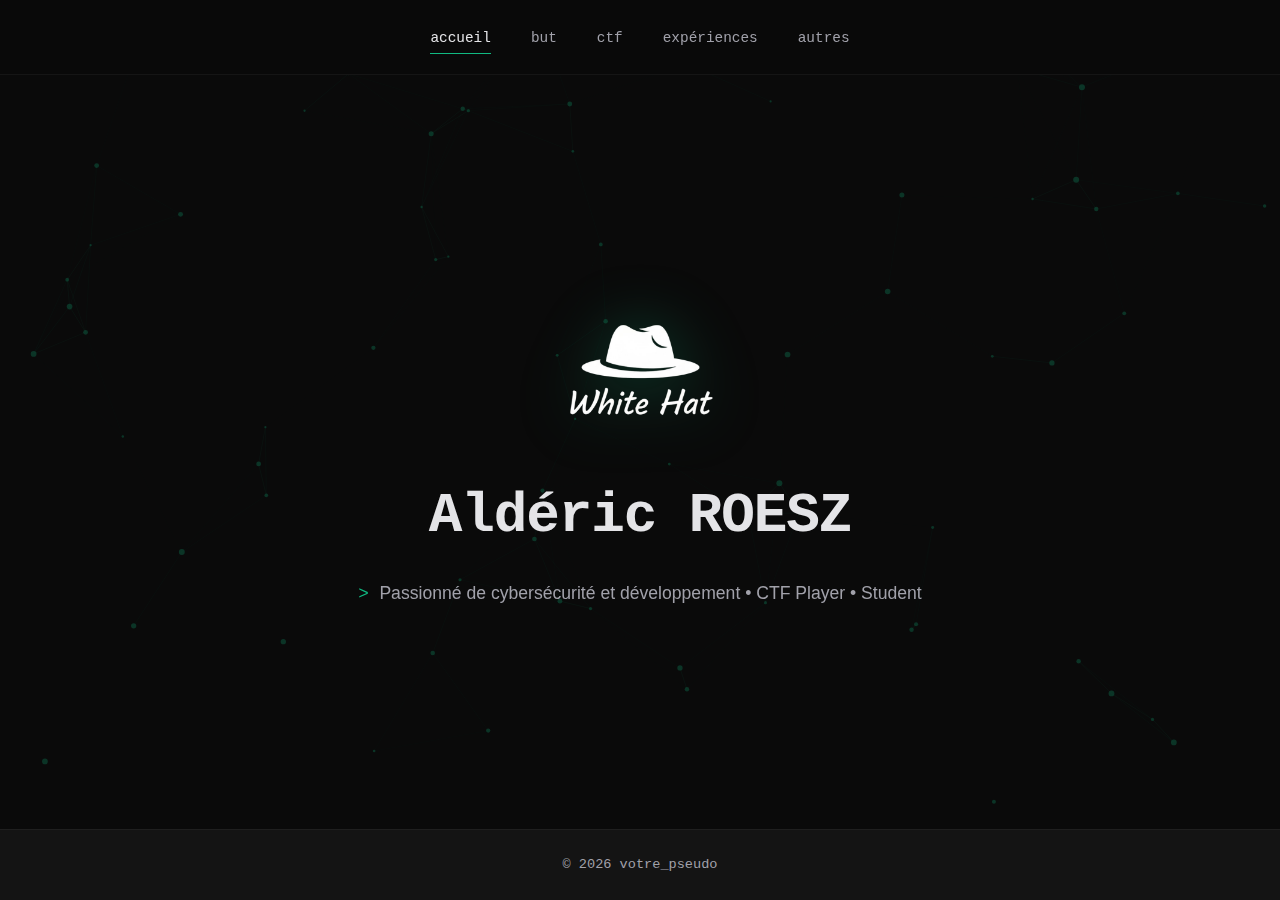
<file: index.html>
<!DOCTYPE html>
<html lang="fr">
<head>
    <meta charset="UTF-8">
    <meta name="viewport" content="width=device-width, initial-scale=1.0">
    <title>Portfolio - Cyber Minimaliste</title>
    <link rel="stylesheet" href="style.css">
</head>
<body>
    <!-- Canvas d'animation de fond -->
    <canvas id="particles-canvas"></canvas>
    
    <!-- Navigation -->
    <nav class="nav-main">
        <div class="nav-container">
            <ul class="nav-list">
                <li><a href="index.html" class="nav-link active">Accueil</a></li>
                <li><a href="BUT_R_T.html" class="nav-link">BUT</a></li>
                <li><a href="CTF.html" class="nav-link">CTF</a></li>
                <li><a href="Expériences.html" class="nav-link">Expériences</a></li>
                <li><a href="Autre.html" class="nav-link">Autres</a></li>
            </ul>
        </div>
    </nav>

    <!-- Hero Section -->
    <main class="hero-section">
        <div class="hero-container">
            <div class="logo-wrapper">
                <img src="images/Logo.png" alt="Logo" class="hero-logo">
            </div>
            <h1 class="hero-title">Aldéric ROESZ</h1>
            <p class="hero-description">Passionné de cybersécurité et développement • CTF Player • Student</p>
        </div>
    </main>

    <!-- Footer minimal -->
    <footer class="footer">
        <div class="footer-content">
            <p>&copy; 2026 votre_pseudo</p>
        </div>
    </footer>
    

    <script src="script.js"></script>
</body>
</html>
</file>
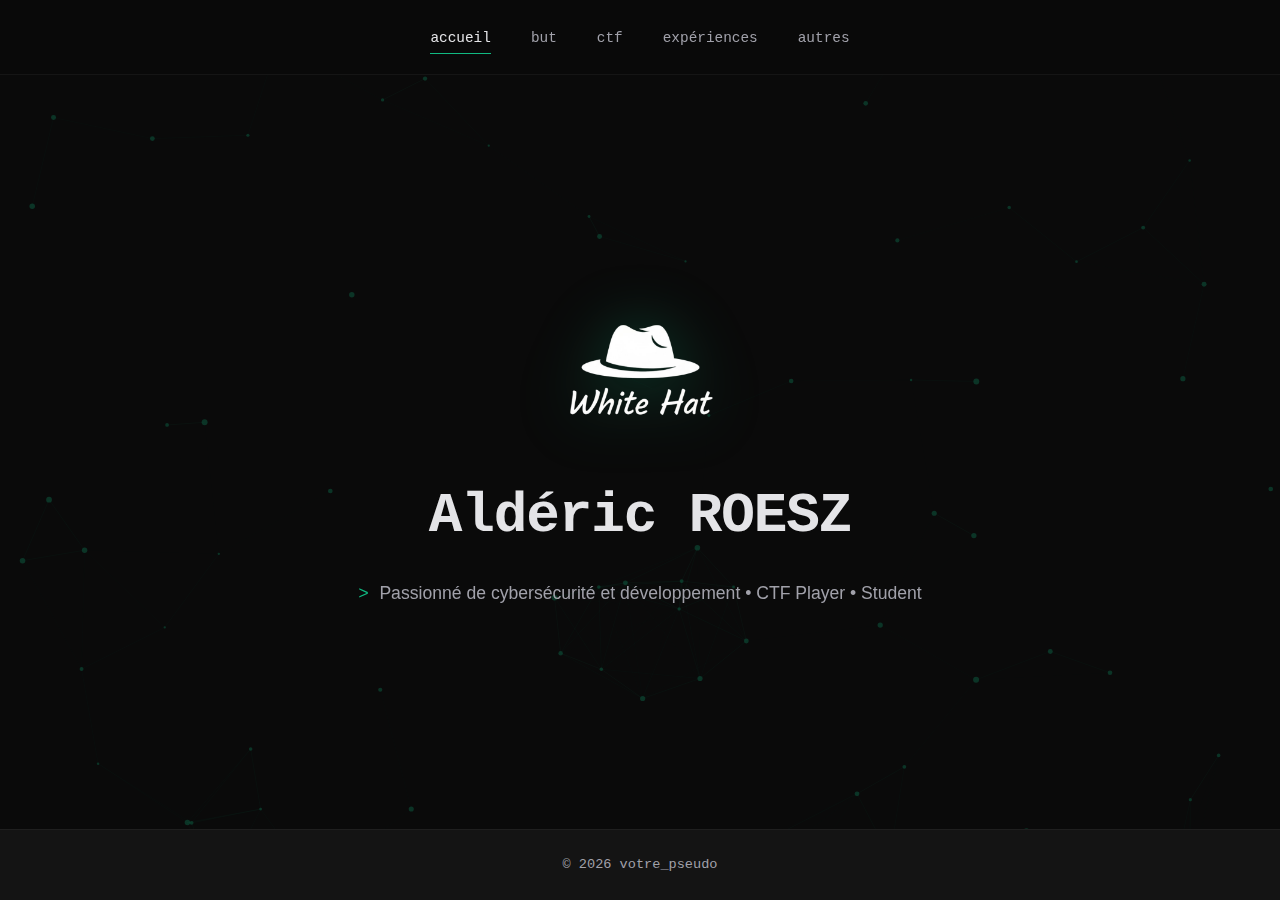
<file: projet portfolio/index.html>
<!DOCTYPE html>
<html lang="fr">
<head>
    <meta charset="UTF-8">
    <meta name="viewport" content="width=device-width, initial-scale=1.0">
    <title>Portfolio - Cyber Minimaliste</title>
    <link rel="stylesheet" href="style.css">
</head>
<body>
    <!-- Canvas d'animation de fond -->
    <canvas id="particles-canvas"></canvas>
    
    <!-- Navigation -->
    <nav class="nav-main">
        <div class="nav-container">
            <ul class="nav-list">
                <li><a href="index.html" class="nav-link active">Accueil</a></li>
                <li><a href="BUT_R_T.html" class="nav-link">BUT</a></li>
                <li><a href="CTF.html" class="nav-link">CTF</a></li>
                <li><a href="Expériences.html" class="nav-link">Expériences</a></li>
                <li><a href="Autre.html" class="nav-link">Autres</a></li>
            </ul>
        </div>
    </nav>

    <!-- Hero Section -->
    <main class="hero-section">
        <div class="hero-container">
            <div class="logo-wrapper">
                <img src="images/Logo.png" alt="Logo" class="hero-logo">
            </div>
            <h1 class="hero-title">Aldéric ROESZ</h1>
            <p class="hero-description">Passionné de cybersécurité et développement • CTF Player • Student</p>
        </div>
    </main>

    <!-- Footer minimal -->
    <footer class="footer">
        <div class="footer-content">
            <p>&copy; 2026 votre_pseudo</p>
        </div>
    </footer>

    <script src="script.js"></script>
</body>
</html>
</file>
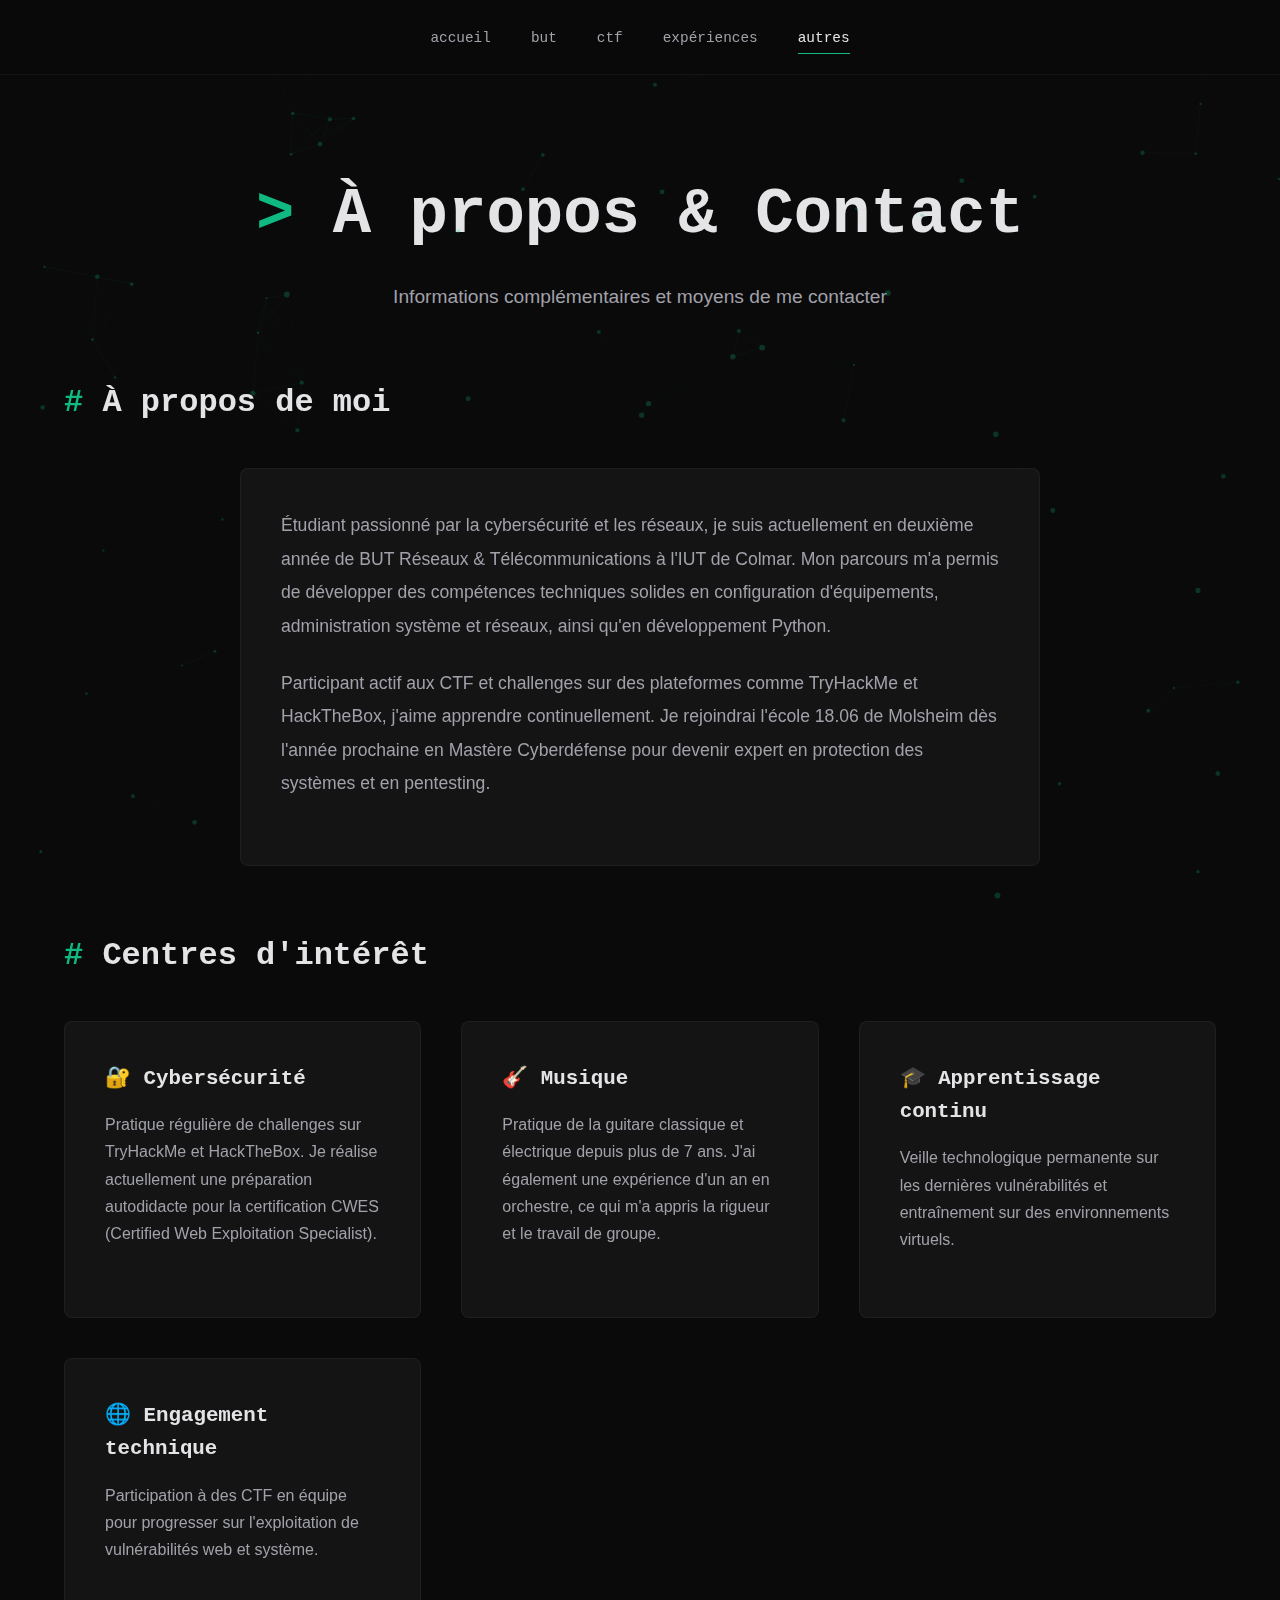
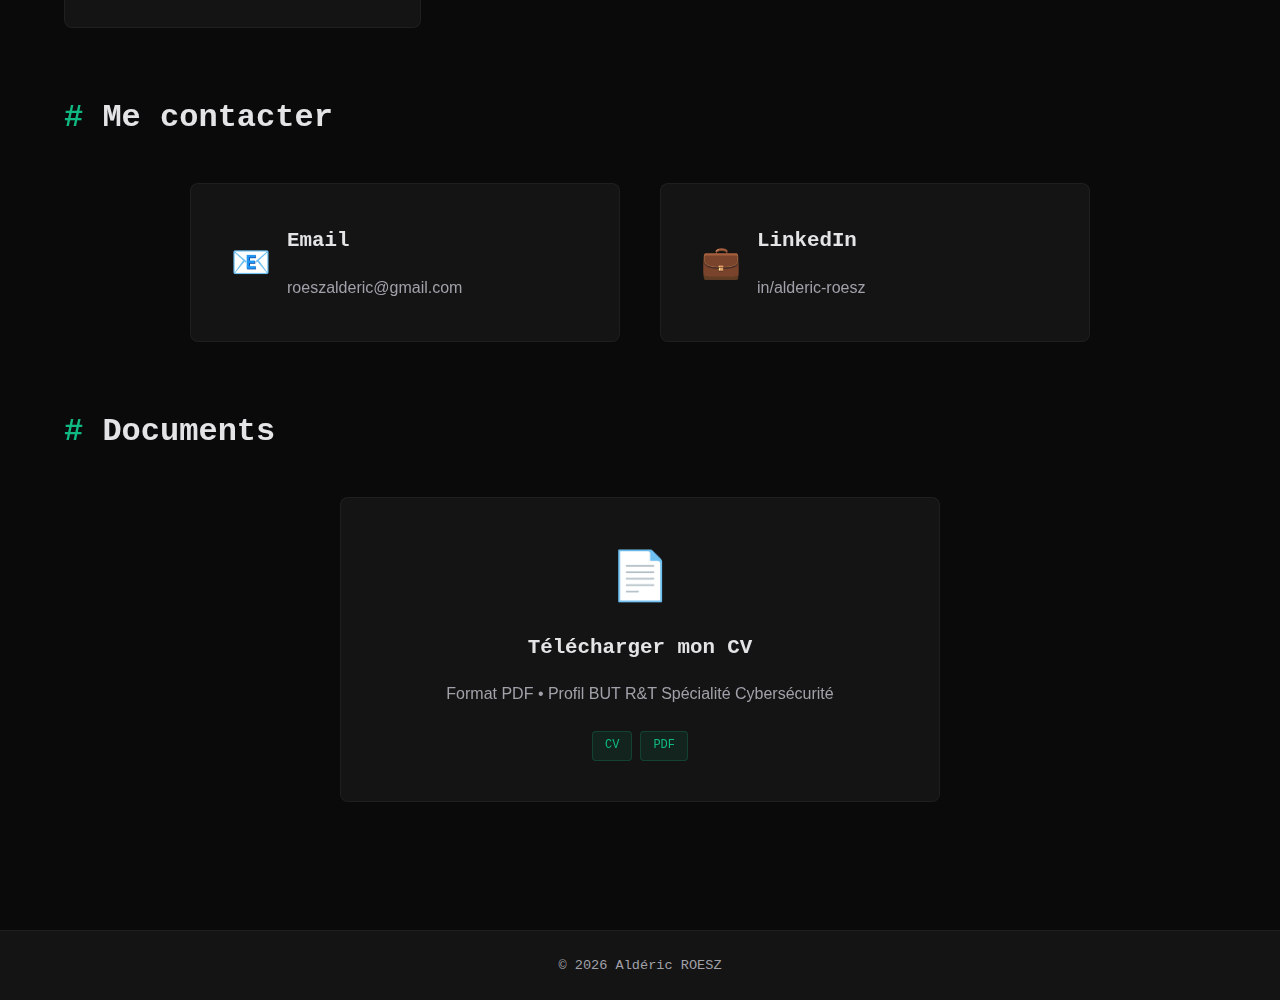
<file: Autre.html>
<!DOCTYPE html>
<html lang="fr">
<head>
    <meta charset="UTF-8">
    <meta name="viewport" content="width=device-width, initial-scale=1.0">
    <title>Autres - Portfolio</title>
    <link rel="stylesheet" href="style.css">
</head>
<body>
    <canvas id="particles-canvas"></canvas>
    
    <nav class="nav-main">
        <div class="nav-container">
            <ul class="nav-list">
                <li><a href="index.html" class="nav-link">Accueil</a></li>
                <li><a href="BUT_R_T.html" class="nav-link">BUT</a></li>
                <li><a href="CTF.html" class="nav-link">CTF</a></li>
                <li><a href="Expériences.html" class="nav-link">Expériences</a></li>
                <li><a href="Autre.html" class="nav-link active">Autres</a></li>
            </ul>
        </div>
    </nav>

    <main class="content-page">
        <div class="section">
            <div class="page-header">
                <h1 class="page-title">À propos & Contact</h1>
                <p class="page-subtitle">Informations complémentaires et moyens de me contacter</p>
            </div>

            <section style="margin-bottom: 4rem;">
                <h2 class="section-title">À propos de moi</h2>
                
                <div class="card" style="max-width: 800px; margin: 0 auto;">
                    <p class="card-description" style="font-size: 1.1rem; line-height: 1.9;">
                        Étudiant passionné par la cybersécurité et les réseaux, je suis actuellement en deuxième année de BUT Réseaux & Télécommunications à l'IUT de Colmar. 
                        Mon parcours m'a permis de développer des compétences techniques solides en configuration d'équipements, administration système et réseaux, ainsi qu'en développement Python.
                    </p>
                    <p class="card-description" style="font-size: 1.1rem; line-height: 1.9; margin-top: 1rem;">
                        Participant actif aux CTF et challenges sur des plateformes comme TryHackMe et HackTheBox, j'aime apprendre continuellement. 
                        Je rejoindrai l'école 18.06 de Molsheim dès l'année prochaine en Mastère Cyberdéfense pour devenir expert en protection des systèmes et en pentesting.
                    </p>
                </div>
            </section>

            <section style="margin-bottom: 4rem;">
                <h2 class="section-title">Centres d'intérêt</h2>
                
                <div class="grid-2-cols">
                    <div class="card">
                        <h3 class="card-title">🔐 Cybersécurité</h3>
                        <p class="card-description">
                            Pratique régulière de challenges sur TryHackMe et HackTheBox. Je réalise actuellement une préparation autodidacte pour la certification CWES (Certified Web Exploitation Specialist).
                        </p>
                    </div>

                    <div class="card">
                        <h3 class="card-title">🎸 Musique</h3>
                        <p class="card-description">
                            Pratique de la guitare classique et électrique depuis plus de 7 ans. J'ai également une expérience d'un an en orchestre, ce qui m'a appris la rigueur et le travail de groupe.
                        </p>
                    </div>

                    <div class="card">
                        <h3 class="card-title">🎓 Apprentissage continu</h3>
                        <p class="card-description">
                            Veille technologique permanente sur les dernières vulnérabilités et entraînement sur des environnements virtuels.
                        </p>
                    </div>

                    <div class="card">
                        <h3 class="card-title">🌐 Engagement technique</h3>
                        <p class="card-description">
                            Participation à des CTF en équipe pour progresser sur l'exploitation de vulnérabilités web et système.
                        </p>
                    </div>
                </div>
            </section>

            <section style="margin-bottom: 4rem;">
                <h2 class="section-title">Me contacter</h2>
                
                <div class="grid-2-cols" style="max-width: 900px; margin: 0 auto;">
                    <a href="mailto:roeszalderic@gmail.com" class="card" style="text-decoration: none; color: inherit;">
                        <div style="display: flex; align-items: center; gap: 1rem;">
                            <div style="font-size: 2rem;">📧</div>
                            <div>
                                <h3 class="card-title">Email</h3>
                                <p class="card-description" style="margin: 0;">roeszalderic@gmail.com</p>
                            </div>
                        </div>
                    </a>

                    <a href="https://www.linkedin.com/in/alderic-roesz/" target="_blank" class="card" style="text-decoration: none; color: inherit;">
                        <div style="display: flex; align-items: center; gap: 1rem;">
                            <div style="font-size: 2rem;">💼</div>
                            <div>
                                <h3 class="card-title">LinkedIn</h3>
                                <p class="card-description" style="margin: 0;">in/alderic-roesz</p>
                            </div>
                        </div>
                    </a>
                </div>
            </section>

            <section>
                <h2 class="section-title">Documents</h2>
                
                <div style="max-width: 600px; margin: 0 auto;">
                    <a href="documents/CV_Alderic_ROESZ.pdf" target="_blank" class="card" style="text-decoration: none; color: inherit; display: block; text-align: center;">
                        <div style="font-size: 3rem; margin-bottom: 1rem;">📄</div>
                        <h3 class="card-title">Télécharger mon CV</h3>
                        <p class="card-description">Format PDF • Profil BUT R&T Spécialité Cybersécurité</p>
                        <div class="card-tags" style="justify-content: center;">
                            <span class="tag">CV</span>
                            <span class="tag">PDF</span>
                        </div>
                    </a>
                </div>
            </section>
        </div>
    </main>

    <footer class="footer">
        <div class="footer-content">
            <p>&copy; 2026 Aldéric ROESZ</p>
        </div>
    </footer>

    <script src="script.js"></script>
</body>
</html>
</file>
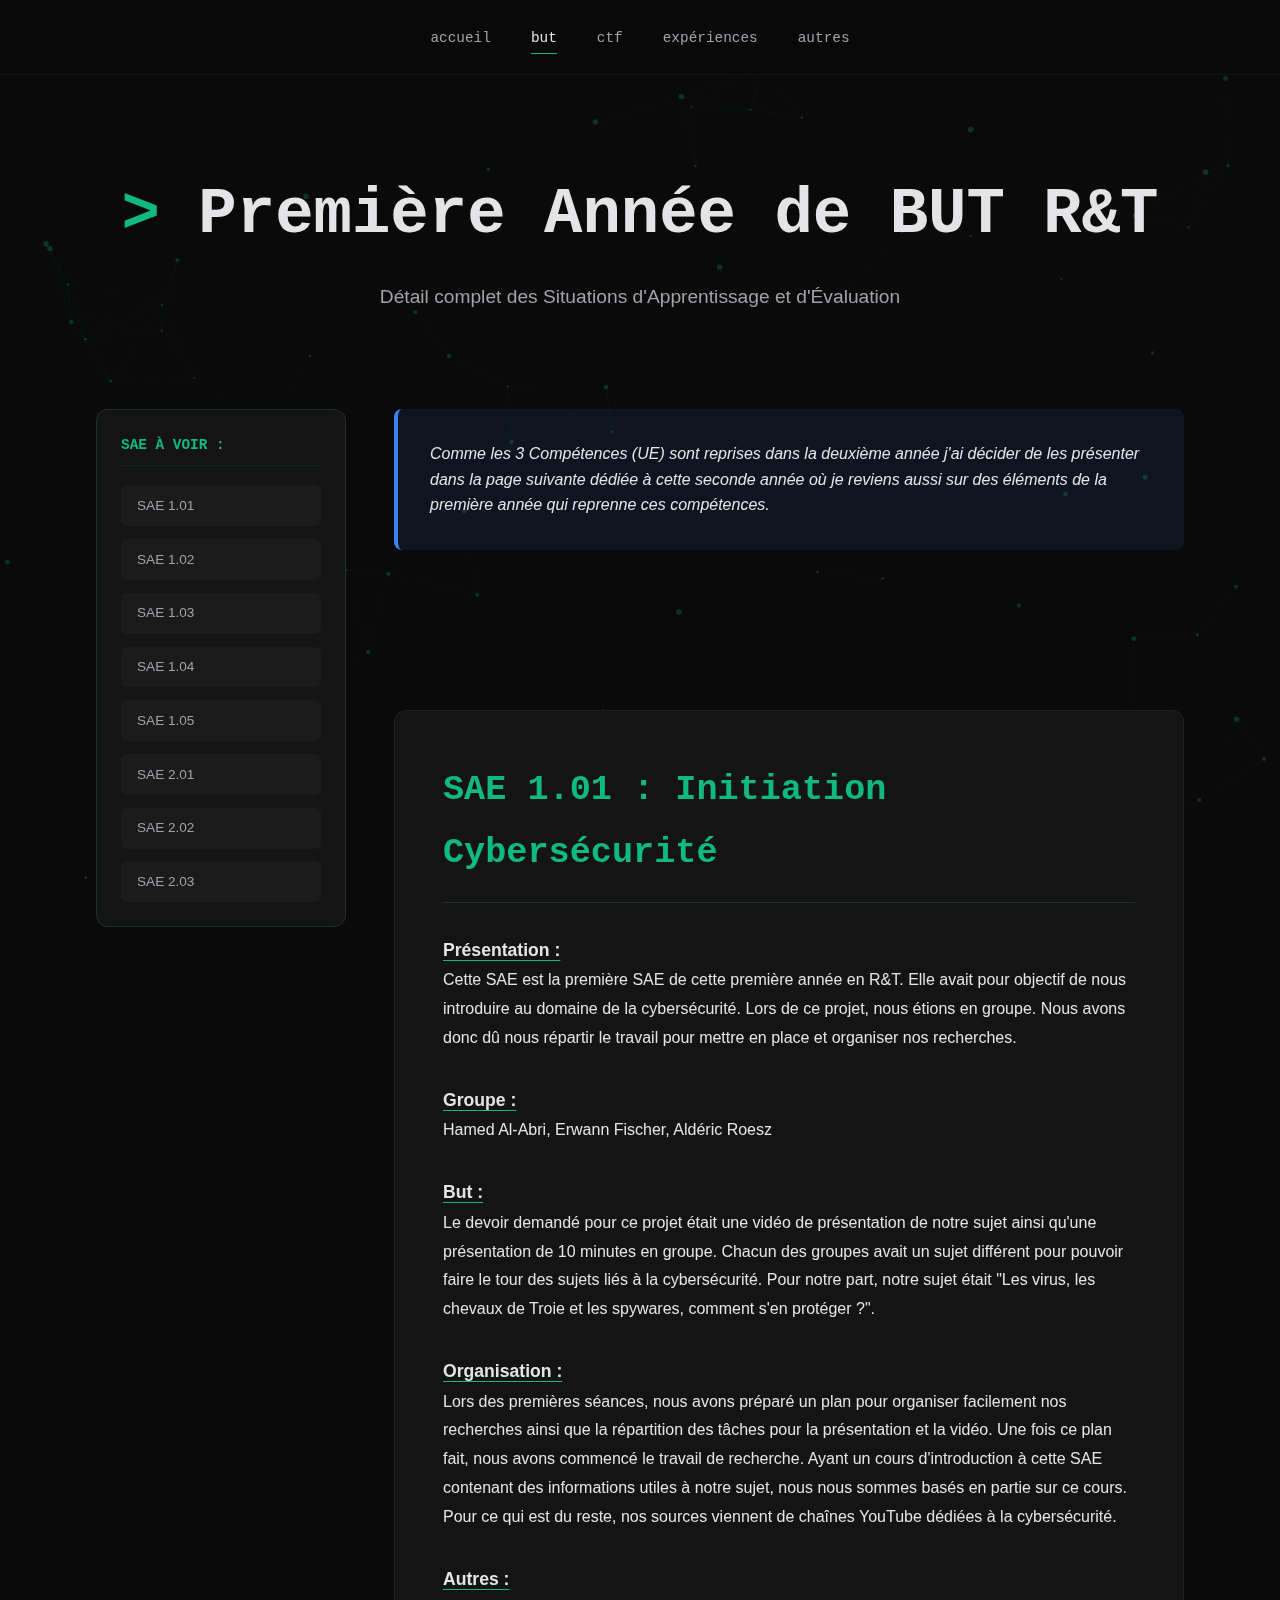
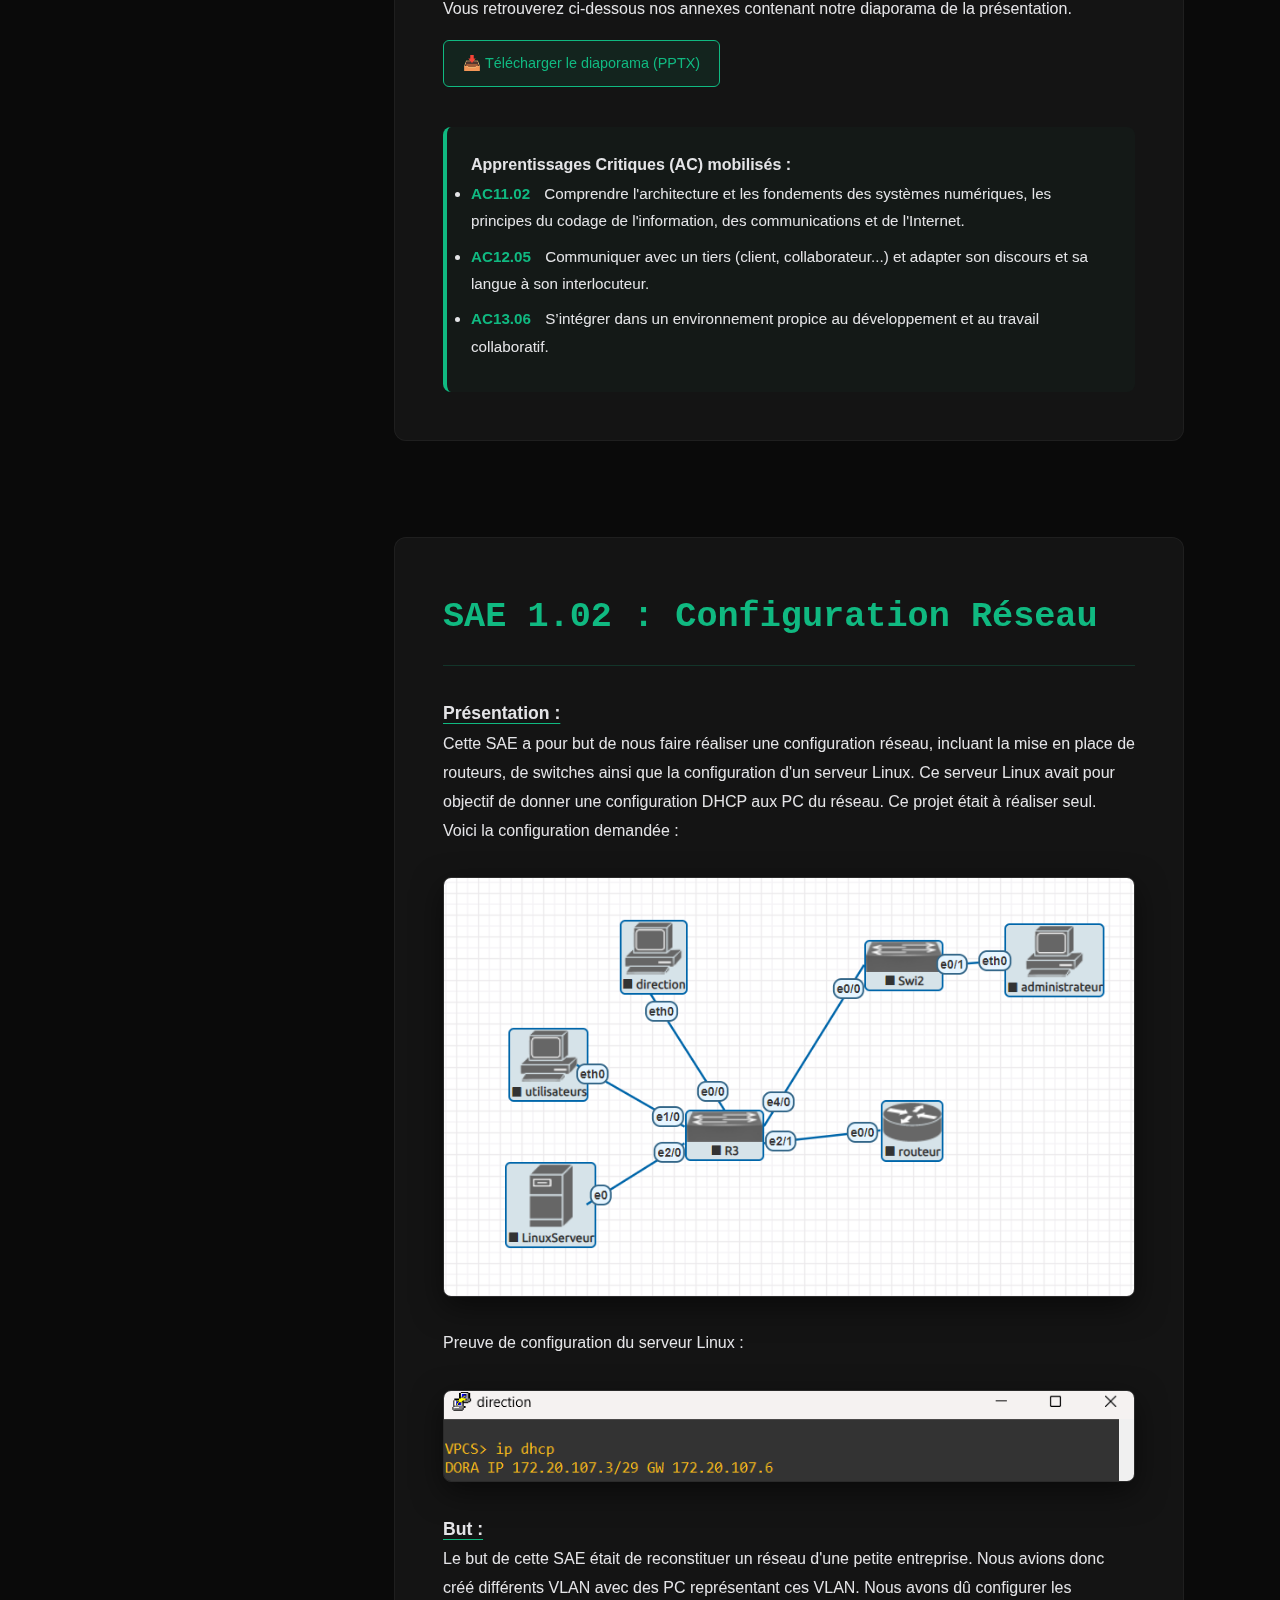
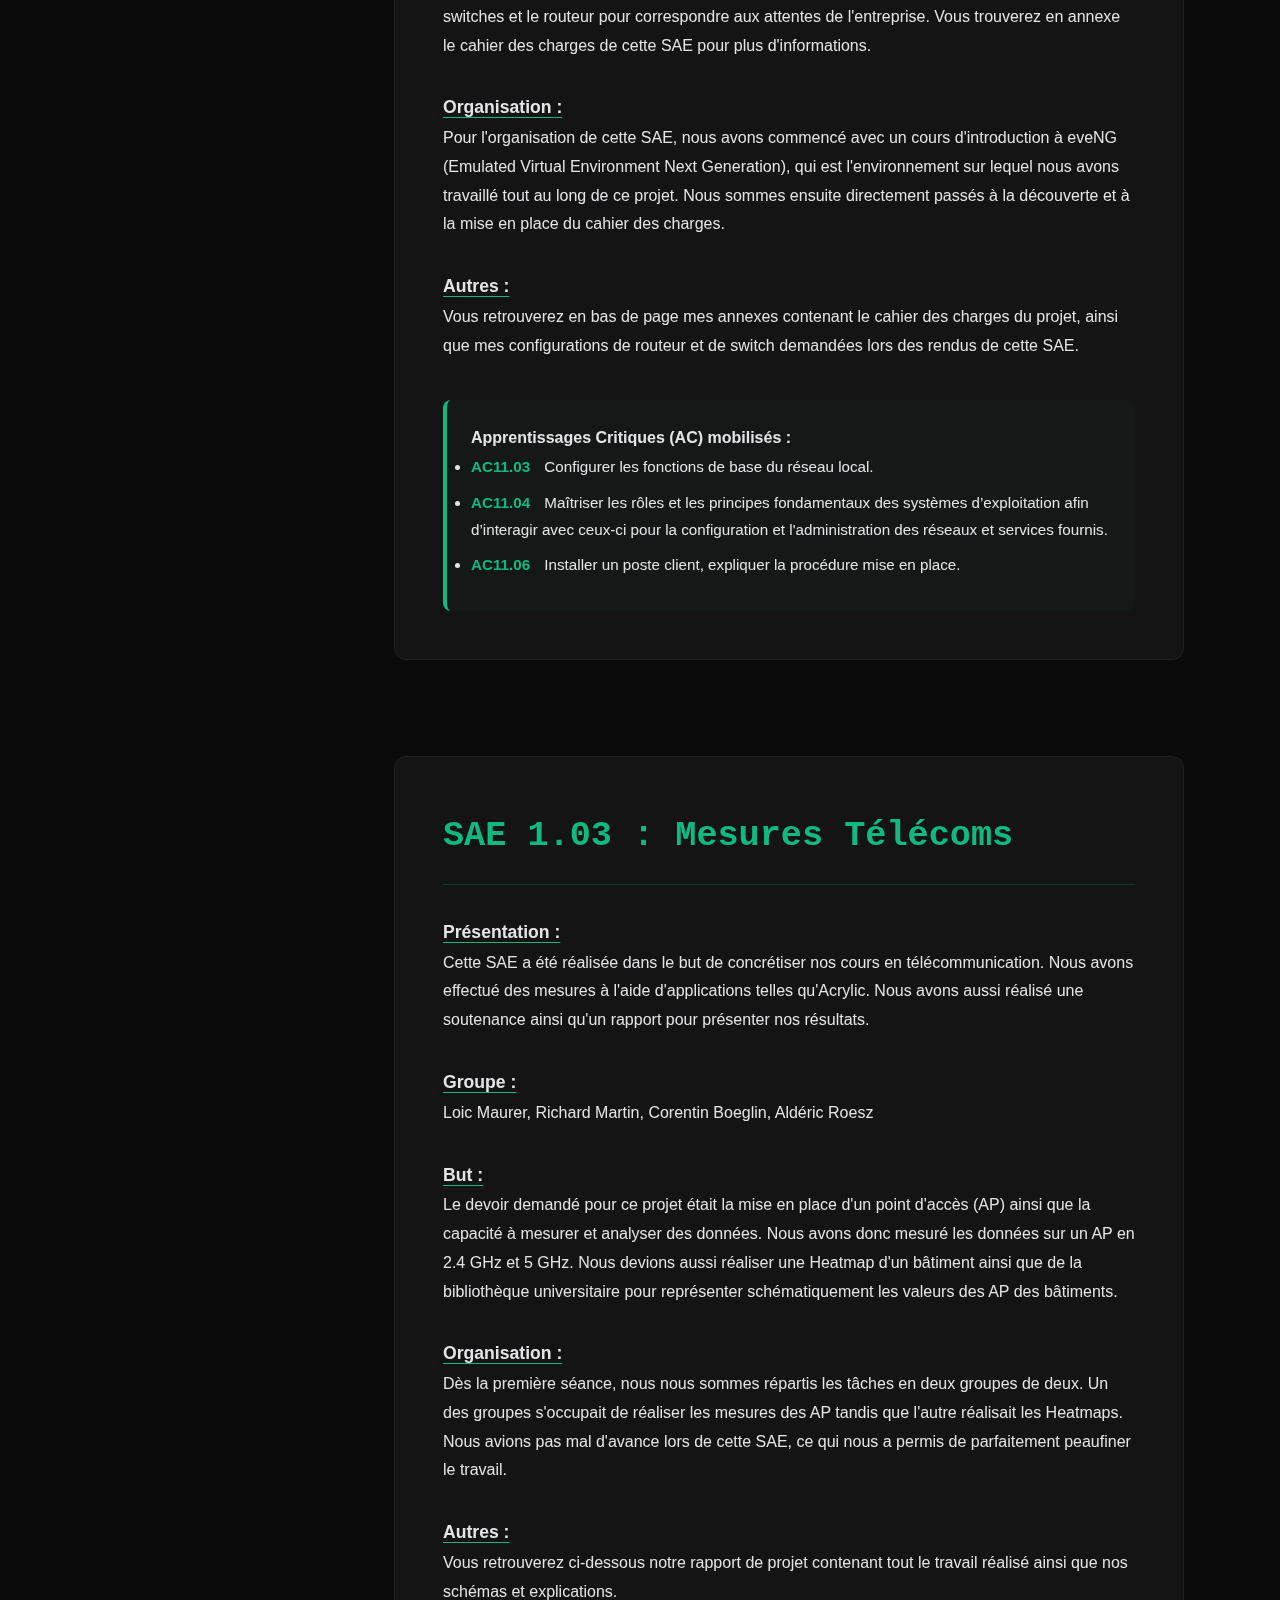
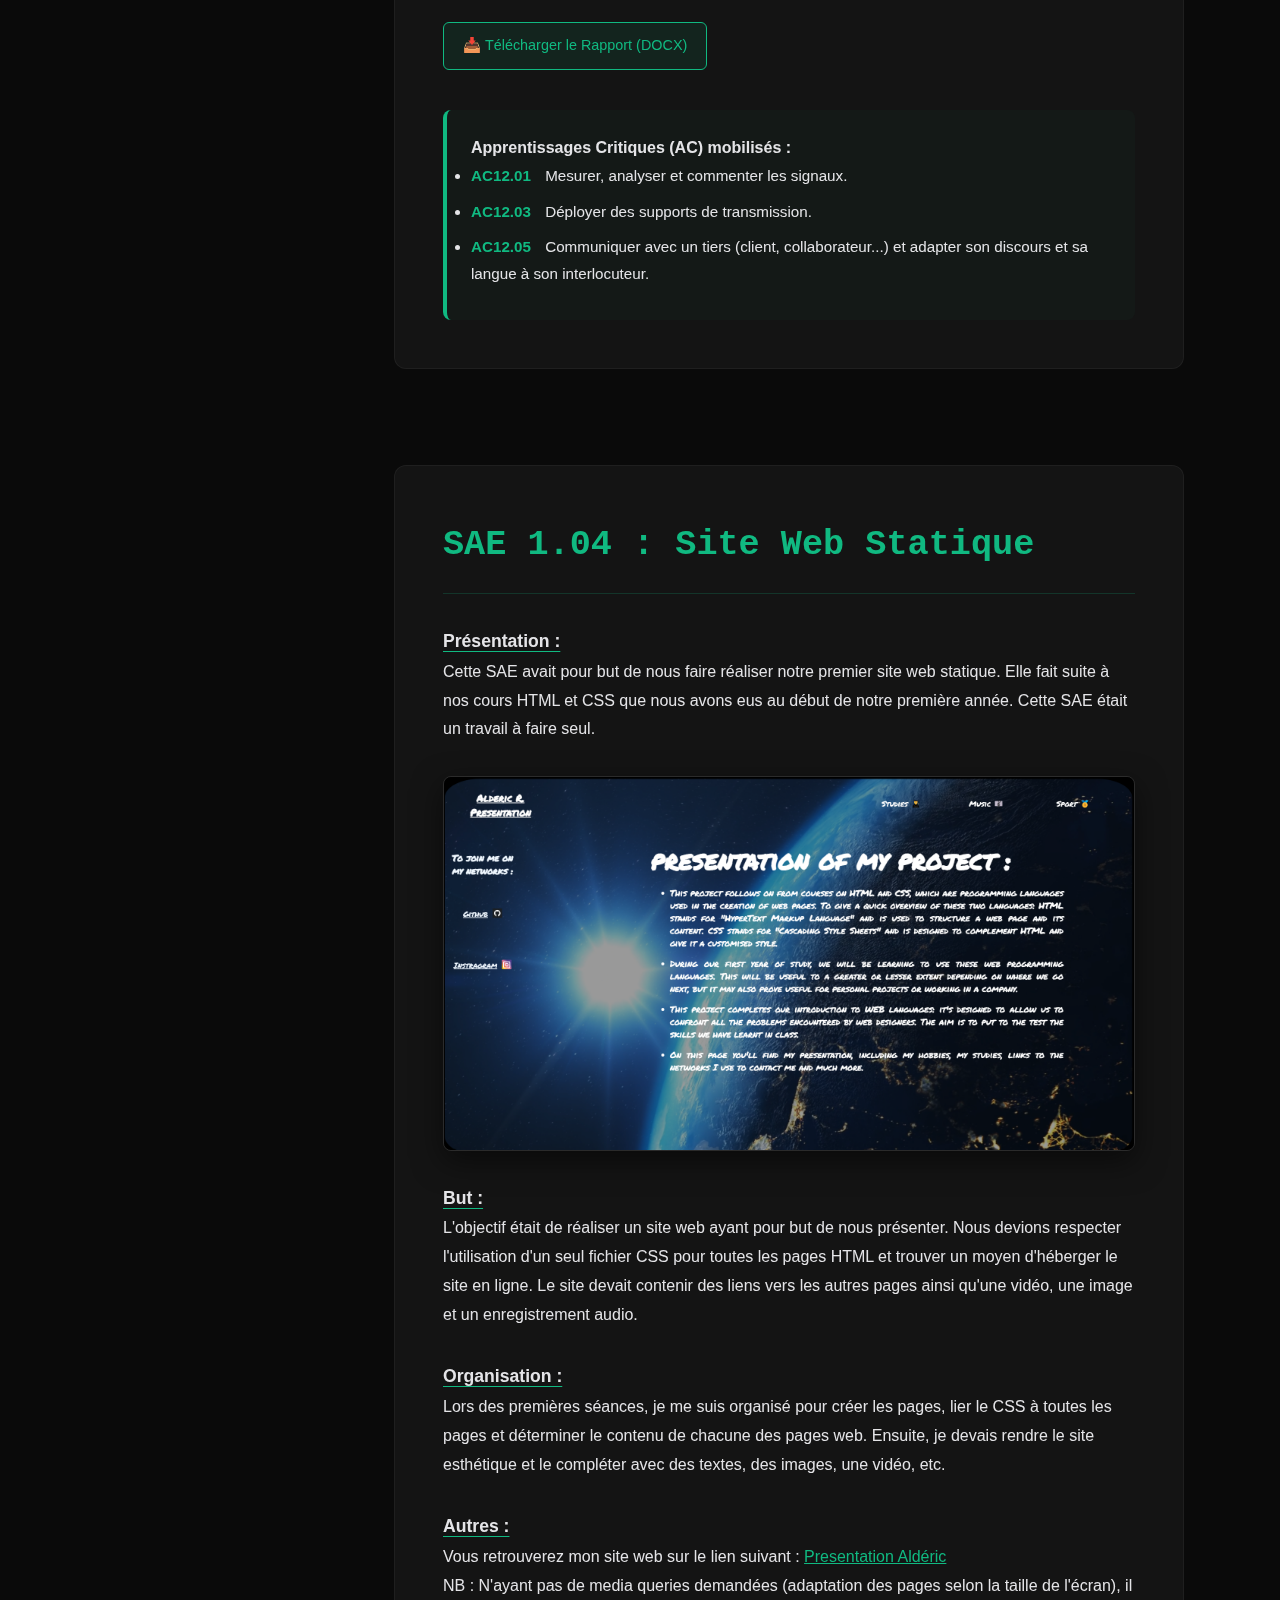
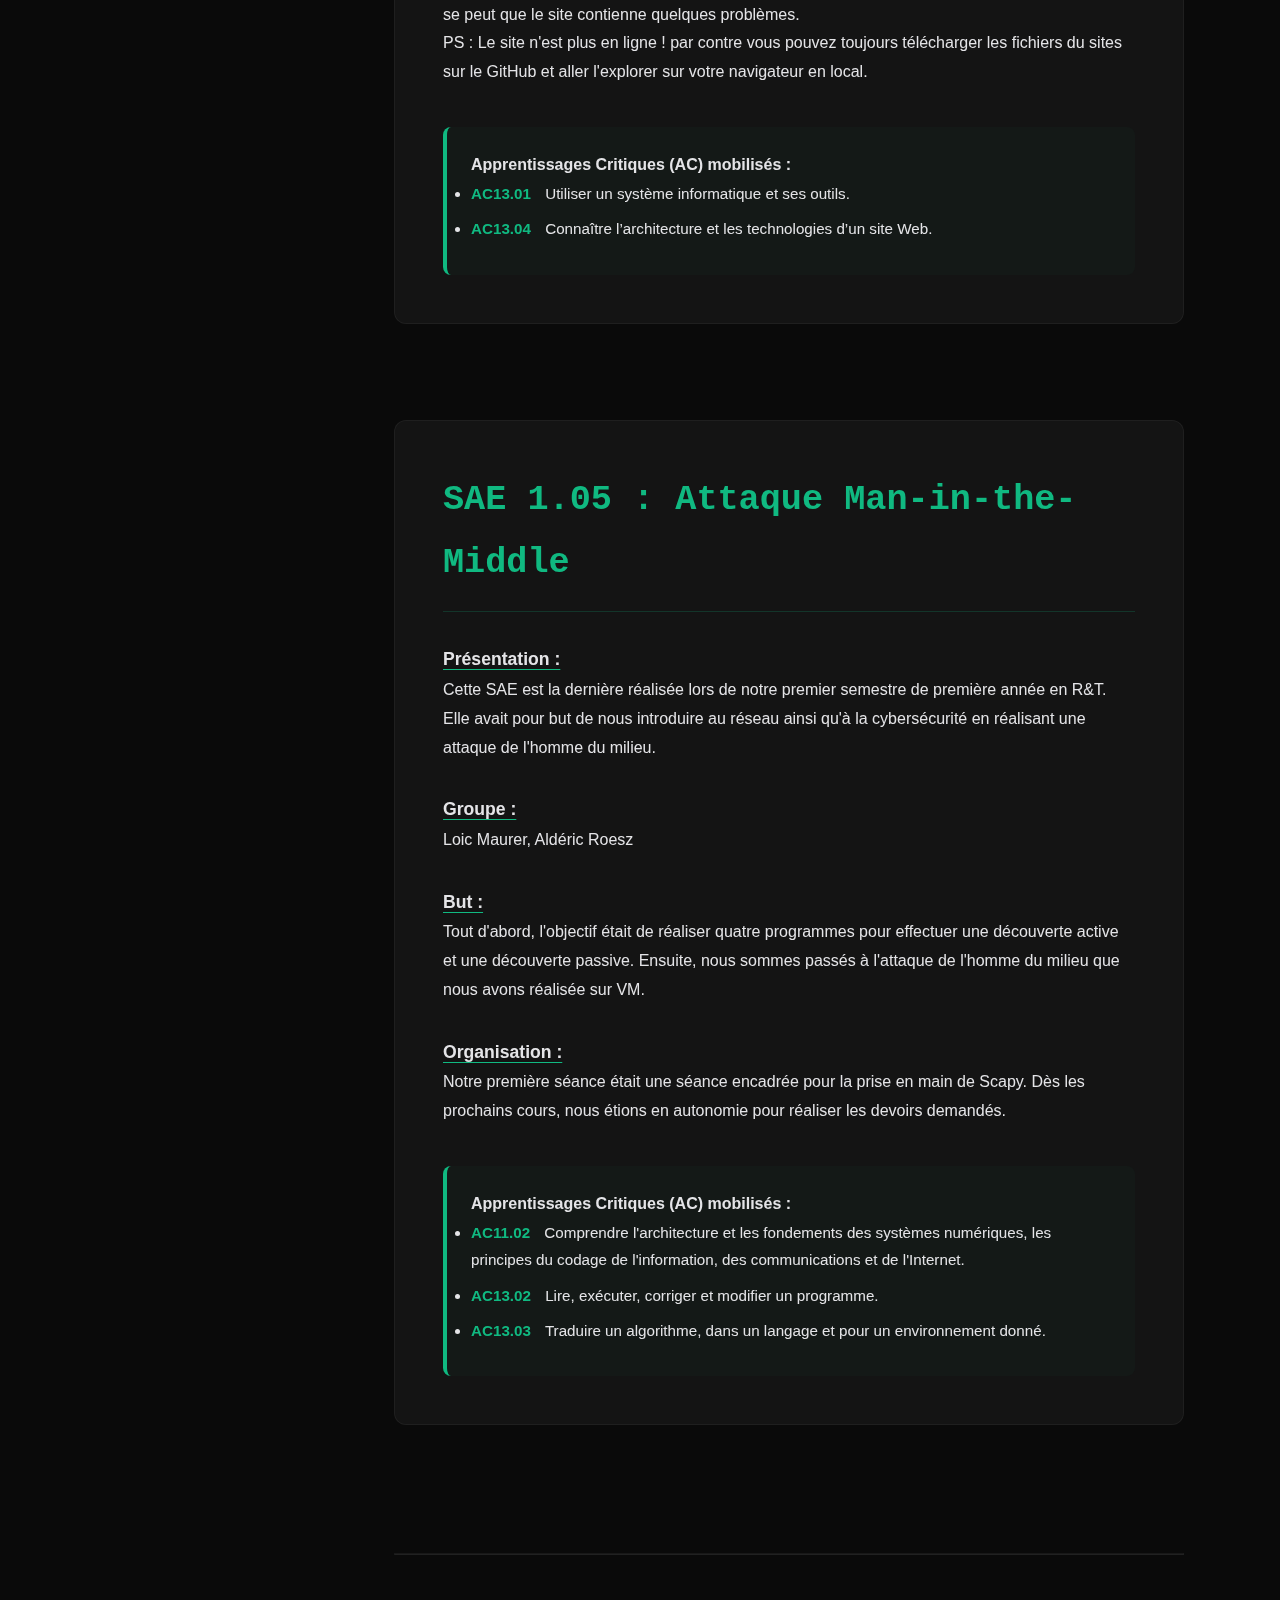
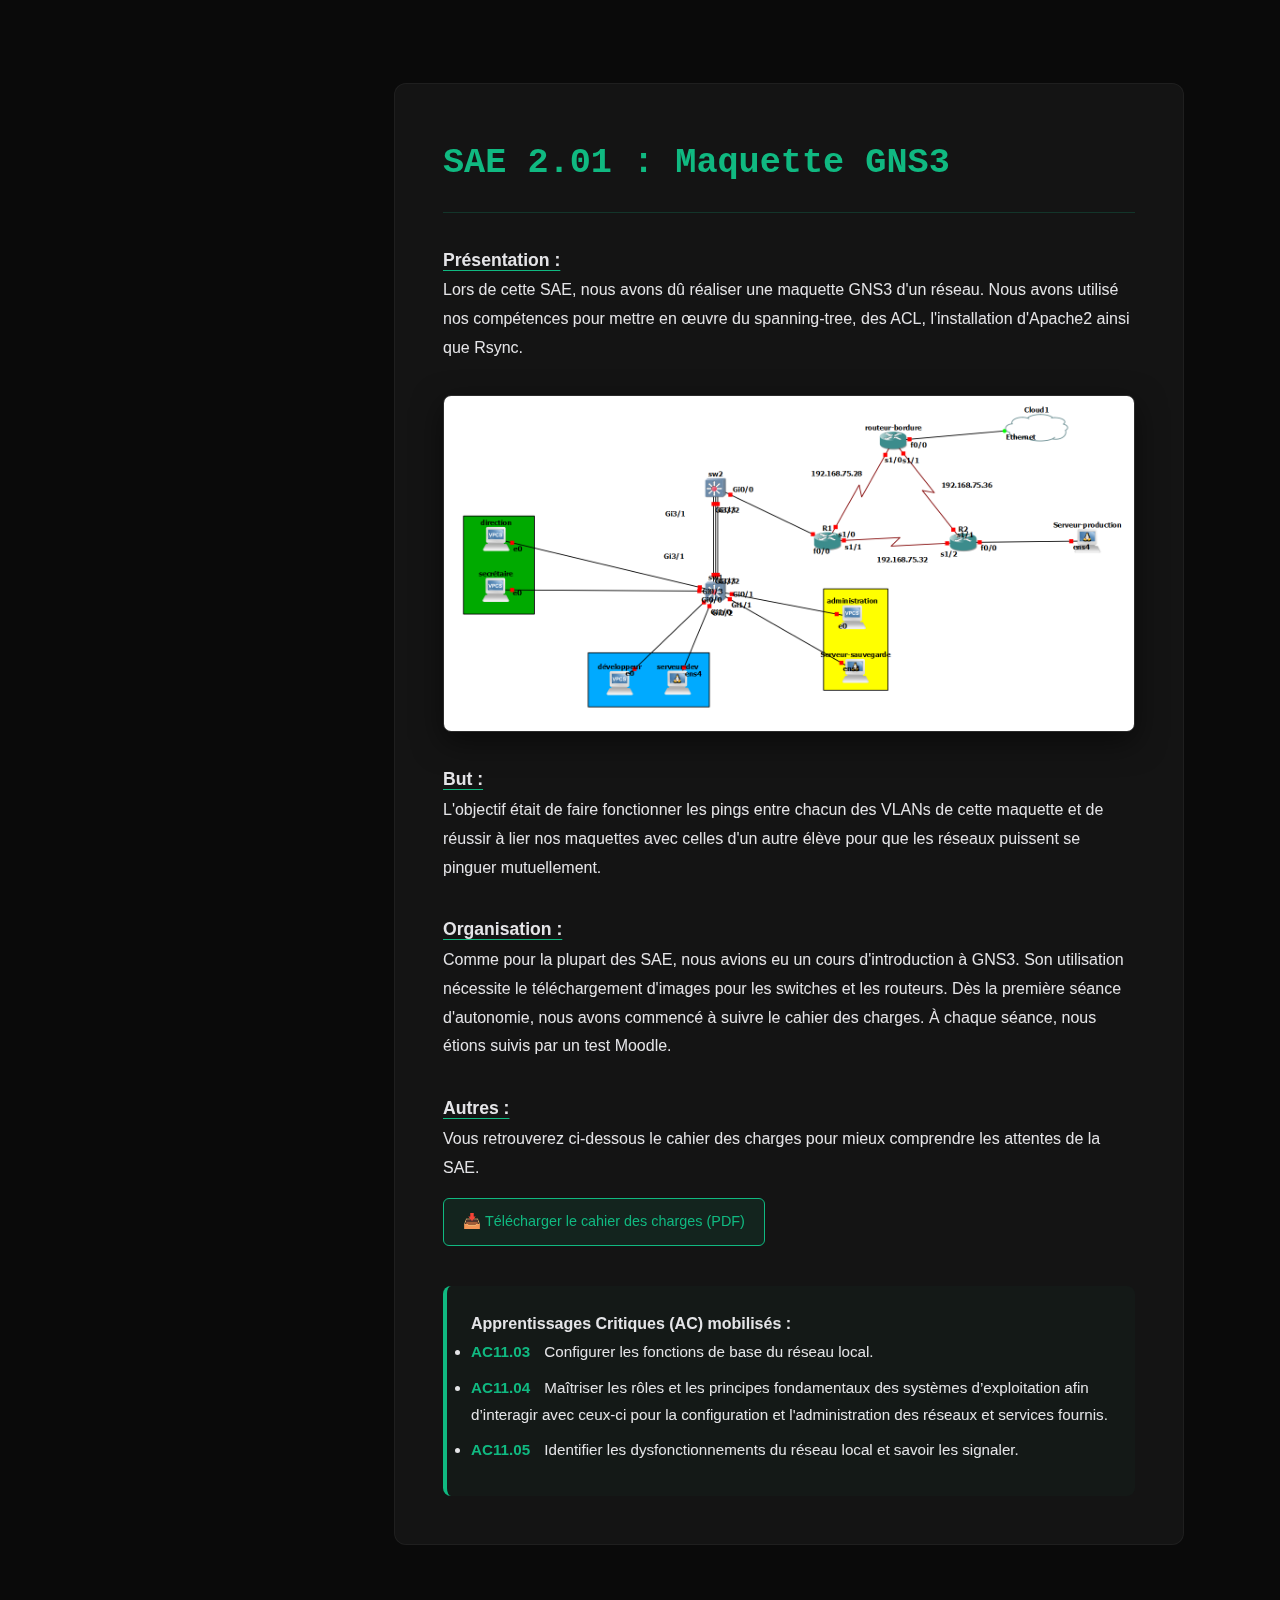
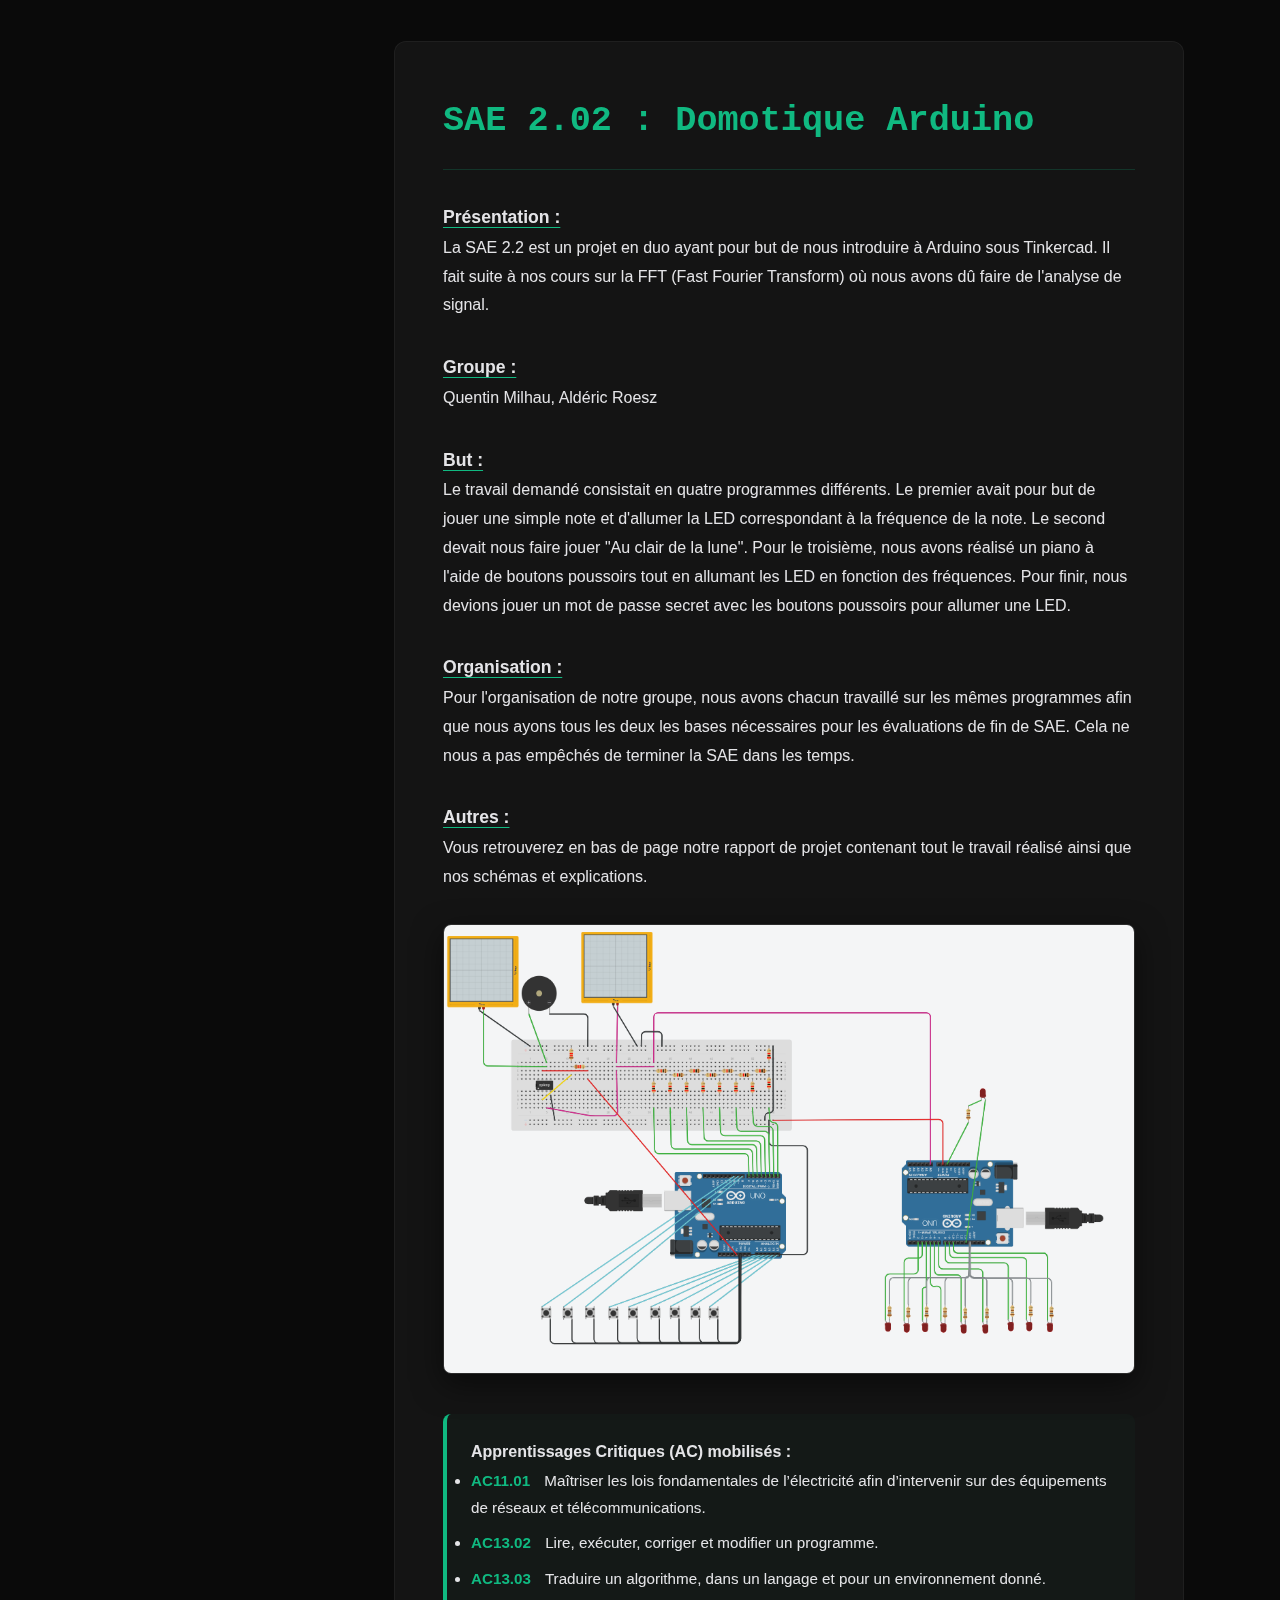
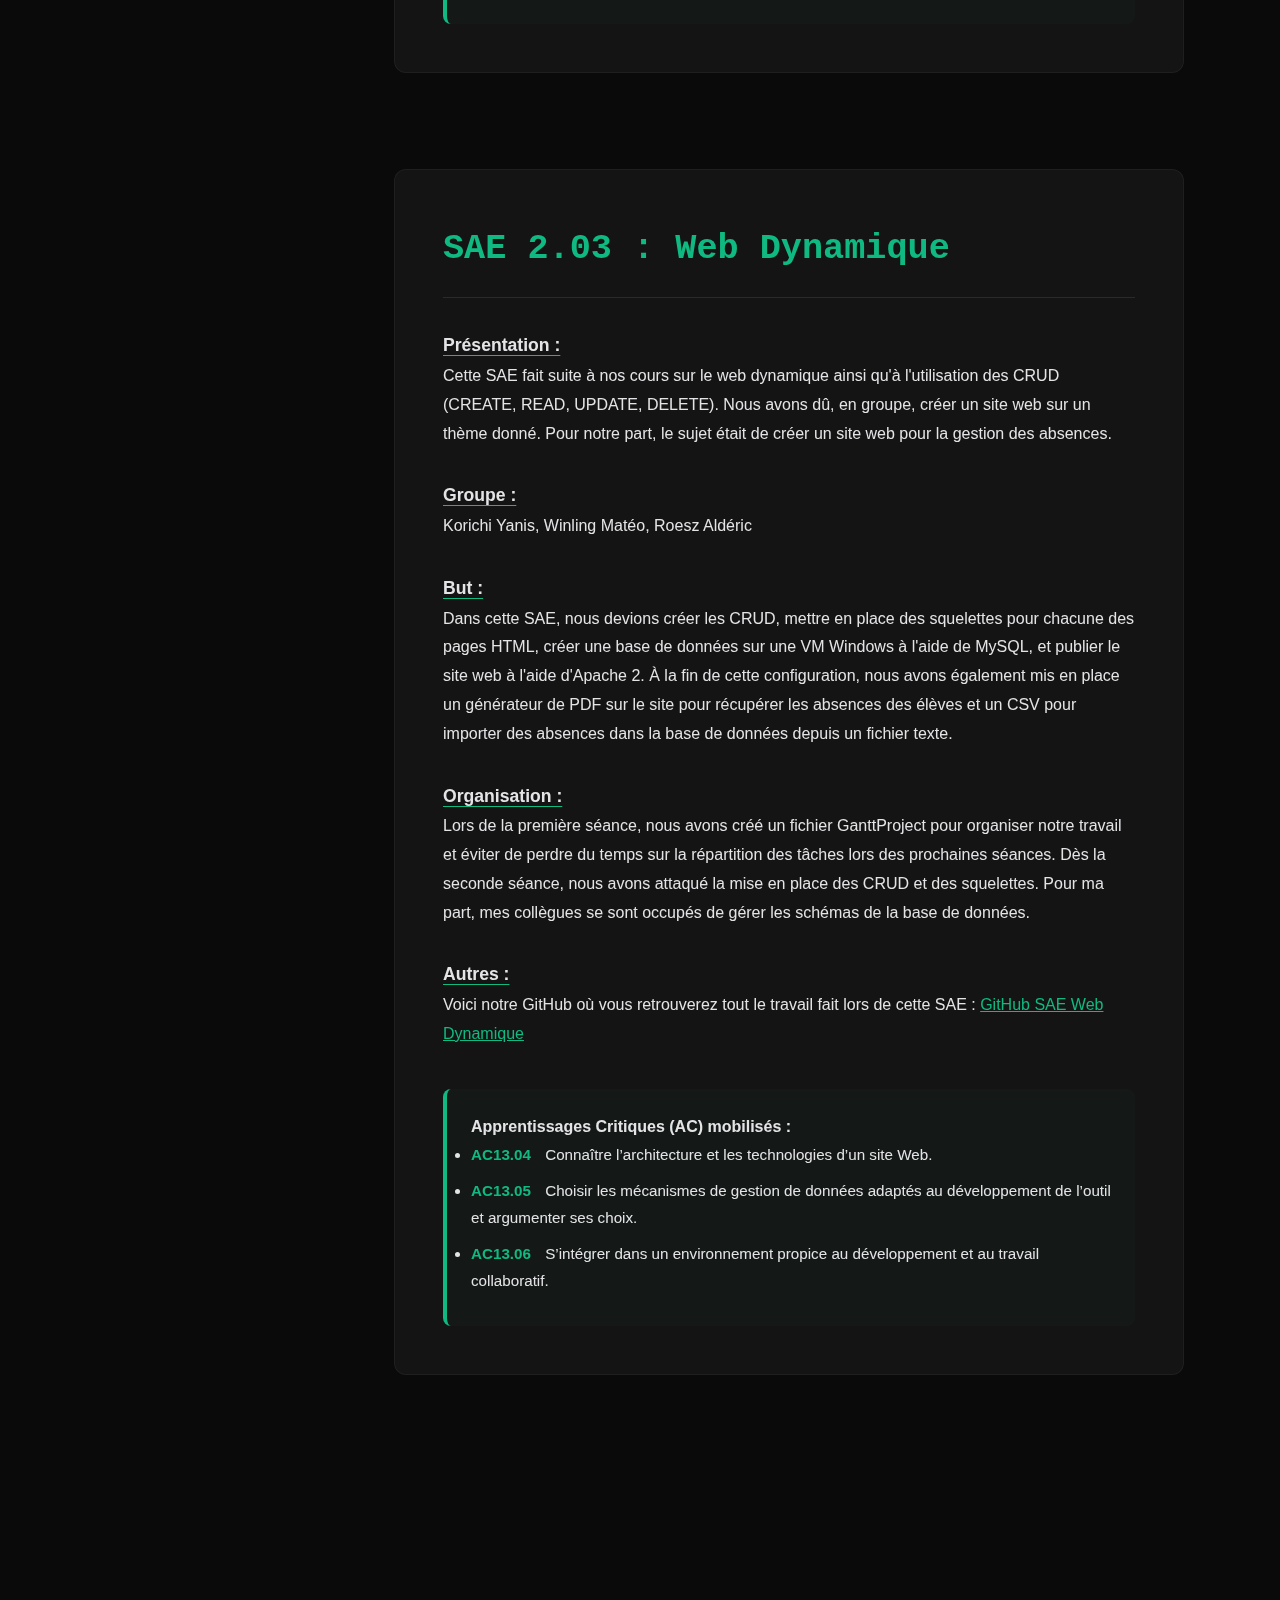
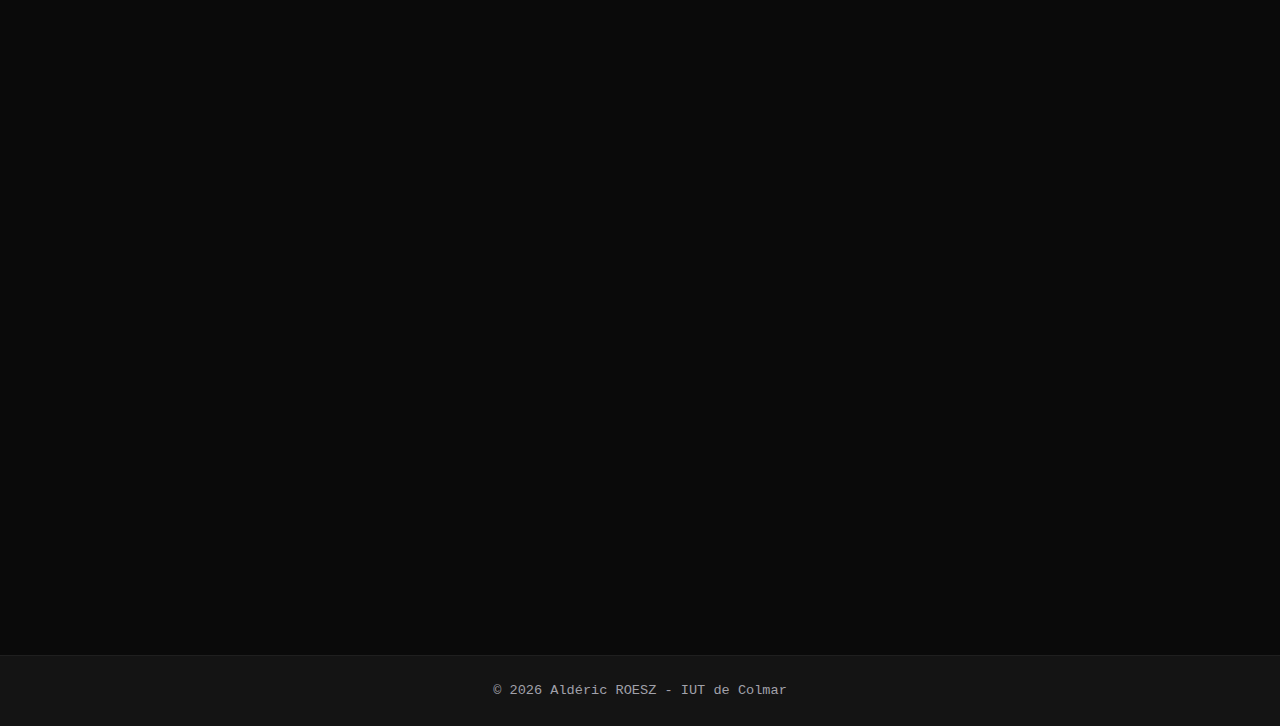
<file: BUT1.html>
<!DOCTYPE html>
<html lang="fr">
<head>
    <meta charset="UTF-8">
    <meta name="viewport" content="width=device-width, initial-scale=1.0">
    <title>BUT 1 - Portfolio Aldéric ROESZ</title>
    <link rel="stylesheet" href="style.css">
    <style>
        /* FIX : Permet de cliquer et sélectionner le texte à travers l'animation */
        #particles-canvas {
            pointer-events: none;
            z-index: -1 !important;
        }

        /* MISE EN PAGE AVEC SIDEBAR (ASIDE) */
        .but-layout {
            display: flex;
            gap: 3rem;
            max-width: 1400px;
            margin: 0 auto;
            position: relative;
            z-index: 5;
            padding: 2rem;
        }

        /* Navigation latérale fixe */
        .quick-nav-aside {
            width: 250px;
            position: sticky;
            top: 100px; /* Aligné sous la navbar principale */
            height: fit-content;
            background: var(--color-bg-secondary);
            padding: 1.5rem;
            border-radius: 12px;
            border: 1px solid rgba(16, 185, 129, 0.2);
            flex-shrink: 0;
        }

        .quick-nav-title {
            color: var(--color-accent);
            font-family: var(--font-mono);
            font-size: 0.9rem;
            margin-bottom: 1.2rem;
            text-transform: uppercase;
            font-weight: bold;
            border-bottom: 1px solid rgba(16, 185, 129, 0.1);
            padding-bottom: 0.5rem;
        }

        .quick-nav-list {
            list-style: none;
            padding: 0;
            display: flex;
            flex-direction: column;
            gap: 0.8rem;
        }

        .quick-nav-link {
            display: block;
            padding: 0.6rem 1rem;
            background: rgba(255, 255, 255, 0.03);
            border-radius: 6px;
            text-decoration: none;
            color: var(--color-text-secondary);
            font-size: 0.85rem;
            transition: all 0.2s ease;
        }

        .quick-nav-link:hover {
            background: rgba(16, 185, 129, 0.1);
            color: var(--color-accent);
            transform: translateX(5px);
        }

        /* Conteneur principal */
        .sae-container {
            flex: 1;
            display: flex;
            flex-direction: column;
            gap: 6rem;
            padding-bottom: 80vh; 
        }

        .card-full {
            width: 100%;
            background: var(--color-bg-secondary);
            padding: 3rem;
            border-radius: 12px;
            border: 1px solid rgba(255, 255, 255, 0.05);
            line-height: 1.8;
            scroll-margin-top: 100px; 
            user-select: text;
        }

        .card-title {
            color: var(--color-accent);
            border-bottom: 1px solid rgba(16, 185, 129, 0.2);
            padding-bottom: 1rem;
            margin-bottom: 2rem;
            font-size: 2.2rem;
            font-family: var(--font-mono);
        }

        .section-label {
            font-weight: bold;
            color: var(--color-text-primary);
            margin-top: 2rem;
            display: block;
            font-size: 1.1rem;
            text-decoration: underline;
            text-decoration-color: var(--color-accent);
            text-underline-offset: 4px;
        }

        .ac-box {
            margin-top: 2.5rem;
            padding: 1.5rem;
            background: rgba(16, 185, 129, 0.03);
            border-radius: 8px;
            border-left: 4px solid var(--color-accent);
        }

        .ac-item {
            margin-bottom: 0.5rem;
            font-size: 0.95rem;
        }

        .ac-code {
            color: var(--color-accent);
            font-weight: bold;
            margin-right: 10px;
        }

        .sae-image-container {
            display: flex;
            gap: 2rem;
            margin: 2rem 0;
            flex-wrap: wrap;
            justify-content: flex-start;
        }

        .sae-image-container img {
            max-width: 100%;
            height: auto;
            border-radius: 8px;
            border: 1px solid rgba(255, 255, 255, 0.1);
            box-shadow: 0 10px 30px rgba(0,0,0,0.5);
        }

        .download-btn {
            display: inline-flex;
            align-items: center;
            gap: 0.5rem;
            padding: 0.6rem 1.2rem;
            background: rgba(16, 185, 129, 0.1);
            color: var(--color-accent);
            text-decoration: none;
            border-radius: 6px;
            border: 1px solid var(--color-accent);
            margin-top: 1rem;
            font-size: 0.9rem;
            transition: all 0.2s;
        }

        .download-btn:hover {
            background: var(--color-accent);
            color: #000;
        }

        .intro-ps {
            background: rgba(59, 130, 246, 0.1);
            padding: 2rem;
            border-radius: 8px;
            border-left: 4px solid #3b82f6;
            margin-bottom: 4rem;
            font-style: italic;
        }

        @media (max-width: 1100px) {
            .but-layout { flex-direction: column; }
            .quick-nav-aside { width: 100%; position: relative; top: 0; }
            .quick-nav-list { flex-direction: row; flex-wrap: wrap; }
        }
    </style>
</head>
<body>
    <canvas id="particles-canvas"></canvas>
    
    <nav class="nav-main">
        <div class="nav-container">
            <ul class="nav-list">
                <li><a href="index.html" class="nav-link">Accueil</a></li>
                <li><a href="BUT_R_T.html" class="nav-link active">BUT</a></li>
                <li><a href="CTF.html" class="nav-link">CTF</a></li>
                <li><a href="Expériences.html" class="nav-link">Expériences</a></li>
                <li><a href="Autre.html" class="nav-link">Autres</a></li>
            </ul>
        </div>
    </nav>

    <main class="content-page">
        <div class="section">
            <div class="page-header">
                <h1 class="page-title">Première Année de BUT R&T</h1>
                <p class="page-subtitle">Détail complet des Situations d'Apprentissage et d'Évaluation</p>
            </div>

            <div class="but-layout">
                <aside class="quick-nav-aside">
                    <div class="quick-nav-title">SAE à voir :</div>
                    <ul class="quick-nav-list">
                        <li><a href="#sae101" class="quick-nav-link">SAE 1.01</a></li>
                        <li><a href="#sae102" class="quick-nav-link">SAE 1.02</a></li>
                        <li><a href="#sae103" class="quick-nav-link">SAE 1.03</a></li>
                        <li><a href="#sae104" class="quick-nav-link">SAE 1.04</a></li>
                        <li><a href="#sae105" class="quick-nav-link">SAE 1.05</a></li>
                        <li><a href="#sae201" class="quick-nav-link">SAE 2.01</a></li>
                        <li><a href="#sae202" class="quick-nav-link">SAE 2.02</a></li>
                        <li><a href="#sae203" class="quick-nav-link">SAE 2.03</a></li>
                    </ul>
                </aside>

                <div class="sae-container">
                    
                    <div class="intro-ps">
                        Comme les 3 Compétences (UE) sont reprises dans la deuxième année j'ai décider de les présenter dans la page suivante dédiée à cette seconde année où je reviens aussi sur des éléments de la première année qui reprenne ces compétences.
                    </div>

                    <article class="card-full" id="sae101">
                        <h2 class="card-title">SAE 1.01 : Initiation Cybersécurité</h2>
                        <span class="section-label">Présentation :</span>
                        <p>Cette SAE est la première SAE de cette première année en R&T. Elle avait pour objectif de nous introduire au domaine de la cybersécurité. Lors de ce projet, nous étions en groupe. Nous avons donc dû nous répartir le travail pour mettre en place et organiser nos recherches.</p>
                        
                        <span class="section-label">Groupe :</span>
                        <p>Hamed Al-Abri, Erwann Fischer, Aldéric Roesz</p>

                        <span class="section-label">But :</span>
                        <p>Le devoir demandé pour ce projet était une vidéo de présentation de notre sujet ainsi qu'une présentation de 10 minutes en groupe. Chacun des groupes avait un sujet différent pour pouvoir faire le tour des sujets liés à la cybersécurité. Pour notre part, notre sujet était "Les virus, les chevaux de Troie et les spywares, comment s'en protéger ?".</p>

                        <span class="section-label">Organisation :</span>
                        <p>Lors des premières séances, nous avons préparé un plan pour organiser facilement nos recherches ainsi que la répartition des tâches pour la présentation et la vidéo. Une fois ce plan fait, nous avons commencé le travail de recherche. Ayant un cours d'introduction à cette SAE contenant des informations utiles à notre sujet, nous nous sommes basés en partie sur ce cours. Pour ce qui est du reste, nos sources viennent de chaînes YouTube dédiées à la cybersécurité.</p>

                        <span class="section-label">Autres :</span>
                        <p>Vous retrouverez ci-dessous nos annexes contenant notre diaporama de la présentation.</p>
                        <a href="documents/SAE11 - Hygiène Informatique.pptx.1.pptx" class="download-btn" download>
                            📥 Télécharger le diaporama (PPTX)
                        </a>

                        <div class="ac-box">
                            <strong>Apprentissages Critiques (AC) mobilisés :</strong>
                            <ul>
                                <li class="ac-item"><span class="ac-code">AC11.02</span> Comprendre l'architecture et les fondements des systèmes numériques, les principes du codage de l'information, des communications et de l'Internet.</li>
                                <li class="ac-item"><span class="ac-code">AC12.05</span> Communiquer avec un tiers (client, collaborateur...) et adapter son discours et sa langue à son interlocuteur.</li>
                                <li class="ac-item"><span class="ac-code">AC13.06</span> S’intégrer dans un environnement propice au développement et au travail collaboratif.</li>
                            </ul>
                        </div>
                    </article>

                    <article class="card-full" id="sae102">
                        <h2 class="card-title">SAE 1.02 : Configuration Réseau</h2>
                        <span class="section-label">Présentation :</span>
                        <p>Cette SAE a pour but de nous faire réaliser une configuration réseau, incluant la mise en place de routeurs, de switches ainsi que la configuration d'un serveur Linux. Ce serveur Linux avait pour objectif de donner une configuration DHCP aux PC du réseau. Ce projet était à réaliser seul.</p>
                        
                        <p>Voici la configuration demandée :</p>
                        <div class="sae-image-container">
                            <img src="images/SAE1.02 config.png" alt="Configuration réseau">
                        </div>
                        
                        <p>Preuve de configuration du serveur Linux :</p>
                        <div class="sae-image-container">
                            <img src="images/SAE1.02 preuve config.png" alt="Preuve DHCP">
                        </div>

                        <span class="section-label">But :</span>
                        <p>Le but de cette SAE était de reconstituer un réseau d'une petite entreprise. Nous avions donc créé différents VLAN avec des PC représentant ces VLAN. Nous avons dû configurer les switches et le routeur pour correspondre aux attentes de l'entreprise. Vous trouverez en annexe le cahier des charges de cette SAE pour plus d'informations.</p>

                        <span class="section-label">Organisation :</span>
                        <p>Pour l'organisation de cette SAE, nous avons commencé avec un cours d'introduction à eveNG (Emulated Virtual Environment Next Generation), qui est l'environnement sur lequel nous avons travaillé tout au long de ce projet. Nous sommes ensuite directement passés à la découverte et à la mise en place du cahier des charges.</p>

                        <span class="section-label">Autres :</span>
                        <p>Vous retrouverez en bas de page mes annexes contenant le cahier des charges du projet, ainsi que mes configurations de routeur et de switch demandées lors des rendus de cette SAE.</p>

                        <div class="ac-box">
                            <strong>Apprentissages Critiques (AC) mobilisés :</strong>
                            <ul>
                                <li class="ac-item"><span class="ac-code">AC11.03</span> Configurer les fonctions de base du réseau local.</li>
                                <li class="ac-item"><span class="ac-code">AC11.04</span> Maîtriser les rôles et les principes fondamentaux des systèmes d’exploitation afin d’interagir avec ceux-ci pour la configuration et l'administration des réseaux et services fournis.</li>
                                <li class="ac-item"><span class="ac-code">AC11.06</span> Installer un poste client, expliquer la procédure mise en place.</li>
                            </ul>
                        </div>
                    </article>

                    <article class="card-full" id="sae103">
                        <h2 class="card-title">SAE 1.03 : Mesures Télécoms</h2>
                        <span class="section-label">Présentation :</span>
                        <p>Cette SAE a été réalisée dans le but de concrétiser nos cours en télécommunication. Nous avons effectué des mesures à l'aide d'applications telles qu'Acrylic. Nous avons aussi réalisé une soutenance ainsi qu'un rapport pour présenter nos résultats.</p>
                        
                        <span class="section-label">Groupe :</span>
                        <p>Loic Maurer, Richard Martin, Corentin Boeglin, Aldéric Roesz</p>

                        <span class="section-label">But :</span>
                        <p>Le devoir demandé pour ce projet était la mise en place d'un point d'accès (AP) ainsi que la capacité à mesurer et analyser des données. Nous avons donc mesuré les données sur un AP en 2.4 GHz et 5 GHz. Nous devions aussi réaliser une Heatmap d'un bâtiment ainsi que de la bibliothèque universitaire pour représenter schématiquement les valeurs des AP des bâtiments.</p>

                        <span class="section-label">Organisation :</span>
                        <p>Dès la première séance, nous nous sommes répartis les tâches en deux groupes de deux. Un des groupes s'occupait de réaliser les mesures des AP tandis que l'autre réalisait les Heatmaps. Nous avions pas mal d'avance lors de cette SAE, ce qui nous a permis de parfaitement peaufiner le travail.</p>

                        <span class="section-label">Autres :</span>
                        <p>Vous retrouverez ci-dessous notre rapport de projet contenant tout le travail réalisé ainsi que nos schémas et explications.</p>
                        <a href="documents/Rapport_SAE_13.docx.1.docx" class="download-btn" download>
                            📥 Télécharger le Rapport (DOCX)
                        </a>

                        <div class="ac-box">
                            <strong>Apprentissages Critiques (AC) mobilisés :</strong>
                            <ul>
                                <li class="ac-item"><span class="ac-code">AC12.01</span> Mesurer, analyser et commenter les signaux.</li>
                                <li class="ac-item"><span class="ac-code">AC12.03</span> Déployer des supports de transmission.</li>
                                <li class="ac-item"><span class="ac-code">AC12.05</span> Communiquer avec un tiers (client, collaborateur...) et adapter son discours et sa langue à son interlocuteur.</li>
                            </ul>
                        </div>
                    </article>

                    <article class="card-full" id="sae104">
                        <h2 class="card-title">SAE 1.04 : Site Web Statique</h2>
                        <span class="section-label">Présentation :</span>
                        <p>Cette SAE avait pour but de nous faire réaliser notre premier site web statique. Elle fait suite à nos cours HTML et CSS que nous avons eus au début de notre première année. Cette SAE était un travail à faire seul.</p>
                        
                        <div class="sae-image-container">
                            <img src="images/SAE 1.04 site.png" alt="Capture site statique">
                        </div>

                        <span class="section-label">But :</span>
                        <p>L'objectif était de réaliser un site web ayant pour but de nous présenter. Nous devions respecter l'utilisation d'un seul fichier CSS pour toutes les pages HTML et trouver un moyen d'héberger le site en ligne. Le site devait contenir des liens vers les autres pages ainsi qu'une vidéo, une image et un enregistrement audio.</p>

                        <span class="section-label">Organisation :</span>
                        <p>Lors des premières séances, je me suis organisé pour créer les pages, lier le CSS à toutes les pages et déterminer le contenu de chacune des pages web. Ensuite, je devais rendre le site esthétique et le compléter avec des textes, des images, une vidéo, etc.</p>

                        <span class="section-label">Autres :</span>
                        <p>Vous retrouverez mon site web sur le lien suivant : <a href="https://link67000.github.io" target="_blank" style="color: var(--color-accent);">Presentation Aldéric</a></p>
                        <p>NB : N'ayant pas de media queries demandées (adaptation des pages selon la taille de l'écran), il se peut que le site contienne quelques problèmes.</p>
                        <p>PS : Le site n'est plus en ligne ! par contre vous pouvez toujours télécharger les fichiers du sites sur le GitHub et aller l'explorer sur votre navigateur en local.</p>

                        <div class="ac-box">
                            <strong>Apprentissages Critiques (AC) mobilisés :</strong>
                            <ul>
                                <li class="ac-item"><span class="ac-code">AC13.01</span> Utiliser un système informatique et ses outils.</li>
                                <li class="ac-item"><span class="ac-code">AC13.04</span> Connaître l’architecture et les technologies d’un site Web.</li>
                            </ul>
                        </div>
                    </article>

                    <article class="card-full" id="sae105">
                        <h2 class="card-title">SAE 1.05 : Attaque Man-in-the-Middle</h2>
                        <span class="section-label">Présentation :</span>
                        <p>Cette SAE est la dernière réalisée lors de notre premier semestre de première année en R&T. Elle avait pour but de nous introduire au réseau ainsi qu'à la cybersécurité en réalisant une attaque de l'homme du milieu.</p>
                        
                        <span class="section-label">Groupe :</span>
                        <p>Loic Maurer, Aldéric Roesz</p>

                        <span class="section-label">But :</span>
                        <p>Tout d'abord, l'objectif était de réaliser quatre programmes pour effectuer une découverte active et une découverte passive. Ensuite, nous sommes passés à l'attaque de l'homme du milieu que nous avons réalisée sur VM.</p>

                        <span class="section-label">Organisation :</span>
                        <p>Notre première séance était une séance encadrée pour la prise en main de Scapy. Dès les prochains cours, nous étions en autonomie pour réaliser les devoirs demandés.</p>

                        <div class="ac-box">
                            <strong>Apprentissages Critiques (AC) mobilisés :</strong>
                            <ul>
                                <li class="ac-item"><span class="ac-code">AC11.02</span> Comprendre l'architecture et les fondements des systèmes numériques, les principes du codage de l'information, des communications et de l'Internet.</li>
                                <li class="ac-item"><span class="ac-code">AC13.02</span> Lire, exécuter, corriger et modifier un programme.</li>
                                <li class="ac-item"><span class="ac-code">AC13.03</span> Traduire un algorithme, dans un langage et pour un environnement donné.</li>
                            </ul>
                        </div>
                    </article>

                    <hr style="opacity: 0.1; margin: 2rem 0;">

                    <article class="card-full" id="sae201">
                        <h2 class="card-title">SAE 2.01 : Maquette GNS3</h2>
                        <span class="section-label">Présentation :</span>
                        <p>Lors de cette SAE, nous avons dû réaliser une maquette GNS3 d'un réseau. Nous avons utilisé nos compétences pour mettre en œuvre du spanning-tree, des ACL, l'installation d'Apache2 ainsi que Rsync.</p>

                        <div class="sae-image-container">
                            <img src="images/SAE 2.01 reseau.png" alt="Maquette GNS3">
                        </div>

                        <span class="section-label">But :</span>
                        <p>L'objectif était de faire fonctionner les pings entre chacun des VLANs de cette maquette et de réussir à lier nos maquettes avec celles d'un autre élève pour que les réseaux puissent se pinguer mutuellement.</p>

                        <span class="section-label">Organisation :</span>
                        <p>Comme pour la plupart des SAE, nous avions eu un cours d'introduction à GNS3. Son utilisation nécessite le téléchargement d'images pour les switches et les routeurs. Dès la première séance d'autonomie, nous avons commencé à suivre le cahier des charges. À chaque séance, nous étions suivis par un test Moodle.</p>

                        <span class="section-label">Autres :</span>
                        <p>Vous retrouverez ci-dessous le cahier des charges pour mieux comprendre les attentes de la SAE.</p>
                        <a href="documents/SAE_2.1.pdf.1.pdf" class="download-btn" download>
                            📥 Télécharger le cahier des charges (PDF)
                        </a>

                        <div class="ac-box">
                            <strong>Apprentissages Critiques (AC) mobilisés :</strong>
                            <ul>
                                <li class="ac-item"><span class="ac-code">AC11.03</span> Configurer les fonctions de base du réseau local.</li>
                                <li class="ac-item"><span class="ac-code">AC11.04</span> Maîtriser les rôles et les principes fondamentaux des systèmes d’exploitation afin d’interagir avec ceux-ci pour la configuration et l'administration des réseaux et services fournis.</li>
                                <li class="ac-item"><span class="ac-code">AC11.05</span> Identifier les dysfonctionnements du réseau local et savoir les signaler.</li>
                            </ul>
                        </div>
                    </article>

                    <article class="card-full" id="sae202">
                        <h2 class="card-title">SAE 2.02 : Domotique Arduino</h2>
                        <span class="section-label">Présentation :</span>
                        <p>La SAE 2.2 est un projet en duo ayant pour but de nous introduire à Arduino sous Tinkercad. Il fait suite à nos cours sur la FFT (Fast Fourier Transform) où nous avons dû faire de l'analyse de signal.</p>
                        
                        <span class="section-label">Groupe :</span>
                        <p>Quentin Milhau, Aldéric Roesz</p>

                        <span class="section-label">But :</span>
                        <p>Le travail demandé consistait en quatre programmes différents. Le premier avait pour but de jouer une simple note et d'allumer la LED correspondant à la fréquence de la note. Le second devait nous faire jouer "Au clair de la lune". Pour le troisième, nous avons réalisé un piano à l'aide de boutons poussoirs tout en allumant les LED en fonction des fréquences. Pour finir, nous devions jouer un mot de passe secret avec les boutons poussoirs pour allumer une LED.</p>

                        <span class="section-label">Organisation :</span>
                        <p>Pour l'organisation de notre groupe, nous avons chacun travaillé sur les mêmes programmes afin que nous ayons tous les deux les bases nécessaires pour les évaluations de fin de SAE. Cela ne nous a pas empêchés de terminer la SAE dans les temps.</p>

                        <span class="section-label">Autres :</span>
                        <p>Vous retrouverez en bas de page notre rapport de projet contenant tout le travail réalisé ainsi que nos schémas et explications.</p>
                        <div class="sae-image-container">
                            <img src="images/SAE 2.02.png" alt="Schéma Arduino">
                        </div>

                        <div class="ac-box">
                            <strong>Apprentissages Critiques (AC) mobilisés :</strong>
                            <ul>
                                <li class="ac-item"><span class="ac-code">AC11.01</span> Maîtriser les lois fondamentales de l’électricité afin d’intervenir sur des équipements de réseaux et télécommunications.</li>
                                <li class="ac-item"><span class="ac-code">AC13.02</span> Lire, exécuter, corriger et modifier un programme.</li>
                                <li class="ac-item"><span class="ac-code">AC13.03</span> Traduire un algorithme, dans un langage et pour un environnement donné.</li>
                            </ul>
                        </div>
                    </article>

                    <article class="card-full" id="sae203">
                        <h2 class="card-title">SAE 2.03 : Web Dynamique</h2>
                        <span class="section-label">Présentation :</span>
                        <p>Cette SAE fait suite à nos cours sur le web dynamique ainsi qu'à l'utilisation des CRUD (CREATE, READ, UPDATE, DELETE). Nous avons dû, en groupe, créer un site web sur un thème donné. Pour notre part, le sujet était de créer un site web pour la gestion des absences.</p>
                        
                        <span class="section-label">Groupe :</span>
                        <p>Korichi Yanis, Winling Matéo, Roesz Aldéric</p>

                        <span class="section-label">But :</span>
                        <p>Dans cette SAE, nous devions créer les CRUD, mettre en place des squelettes pour chacune des pages HTML, créer une base de données sur une VM Windows à l'aide de MySQL, et publier le site web à l'aide d'Apache 2. À la fin de cette configuration, nous avons également mis en place un générateur de PDF sur le site pour récupérer les absences des élèves et un CSV pour importer des absences dans la base de données depuis un fichier texte.</p>

                        <span class="section-label">Organisation :</span>
                        <p>Lors de la première séance, nous avons créé un fichier GanttProject pour organiser notre travail et éviter de perdre du temps sur la répartition des tâches lors des prochaines séances. Dès la seconde séance, nous avons attaqué la mise en place des CRUD et des squelettes. Pour ma part, mes collègues se sont occupés de gérer les schémas de la base de données.</p>

                        <span class="section-label">Autres :</span>
                        <p>Voici notre GitHub où vous retrouverez tout le travail fait lors de cette SAE : <a href="https://github.com/Link67000/SAE_WEBdynamique" target="_blank" style="color: var(--color-accent);">GitHub SAE Web Dynamique</a></p>

                        <div class="ac-box">
                            <strong>Apprentissages Critiques (AC) mobilisés :</strong>
                            <ul>
                                <li class="ac-item"><span class="ac-code">AC13.04</span> Connaître l’architecture et les technologies d’un site Web.</li>
                                <li class="ac-item"><span class="ac-code">AC13.05</span> Choisir les mécanismes de gestion de données adaptés au développement de l’outil et argumenter ses choix.</li>
                                <li class="ac-item"><span class="ac-code">AC13.06</span> S’intégrer dans un environnement propice au développement et au travail collaboratif.</li>
                            </ul>
                        </div>
                    </article>

                </div>
            </div>
        </div>
    </main>

    <footer class="footer">
        <div class="footer-content">
            <p>&copy; 2026 Aldéric ROESZ - IUT de Colmar</p>
        </div>
    </footer>

    <script src="script.js"></script>
</body>
</html>
</file>
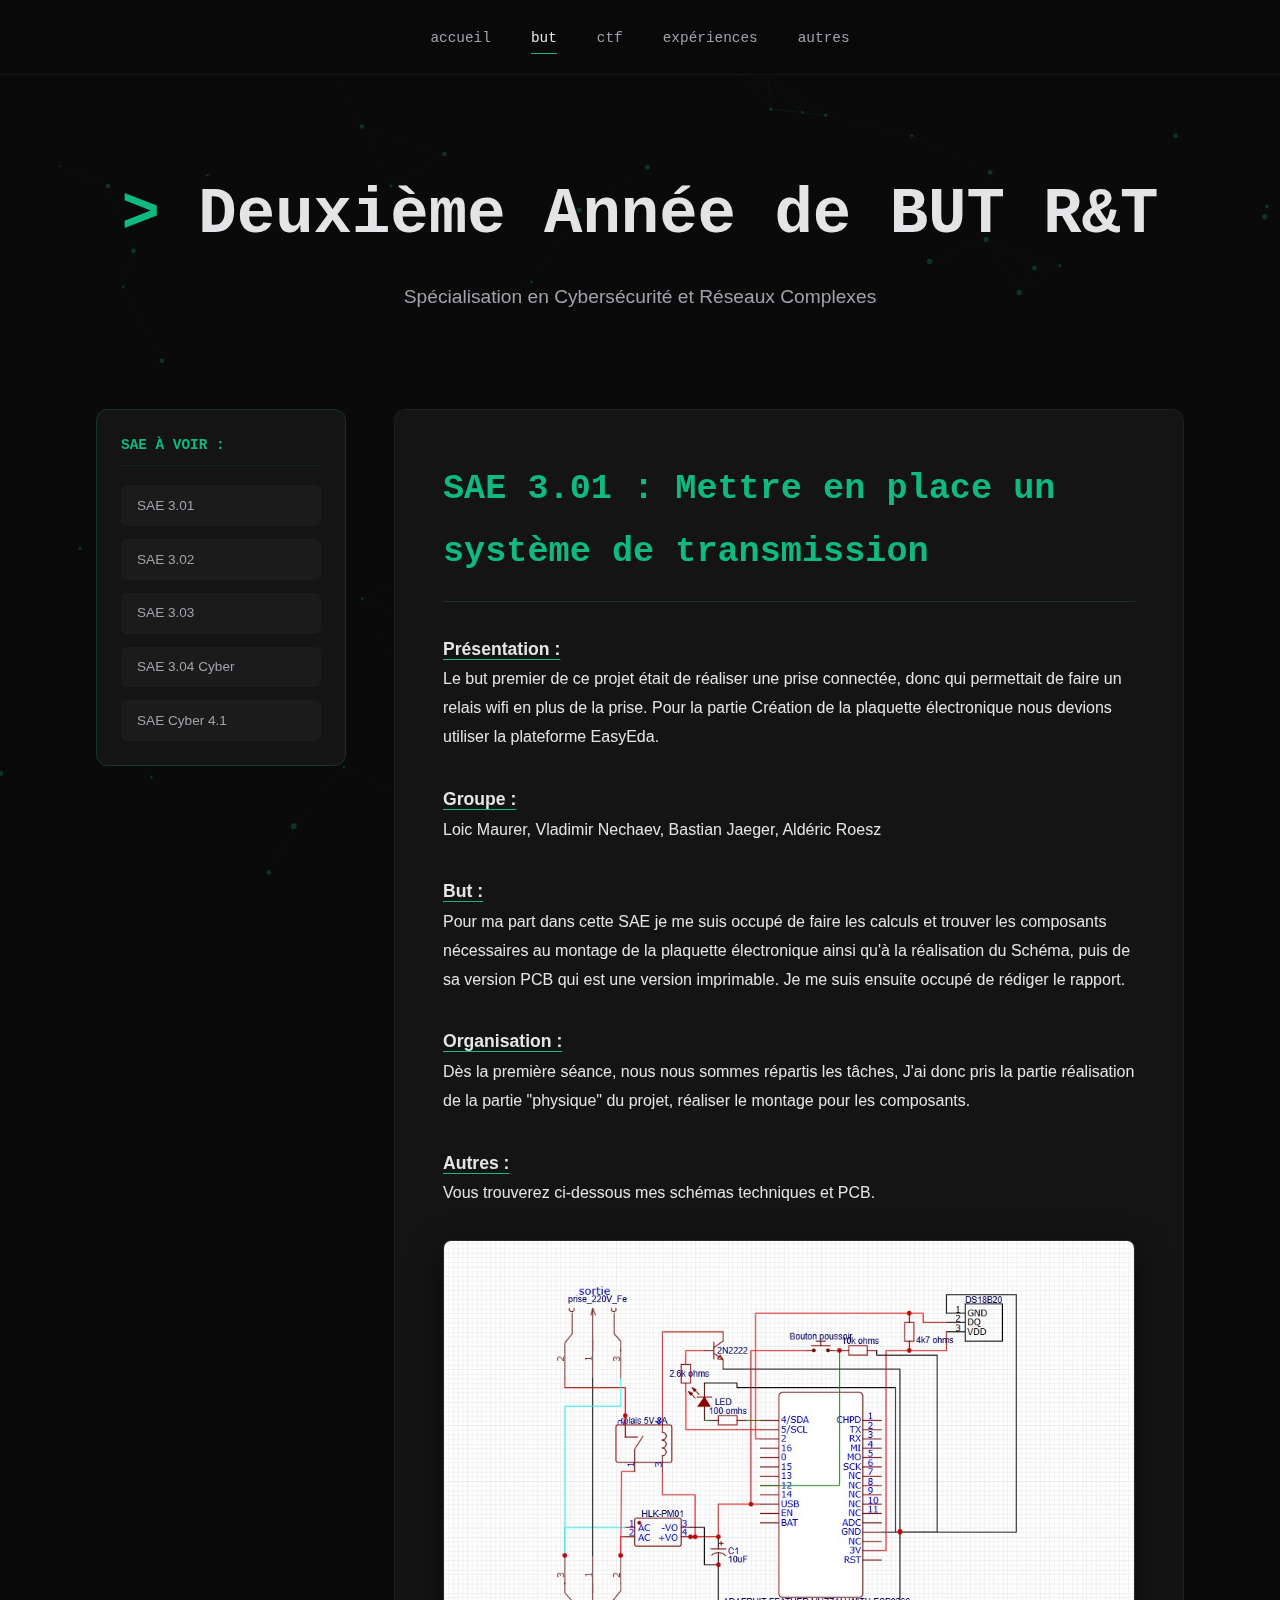
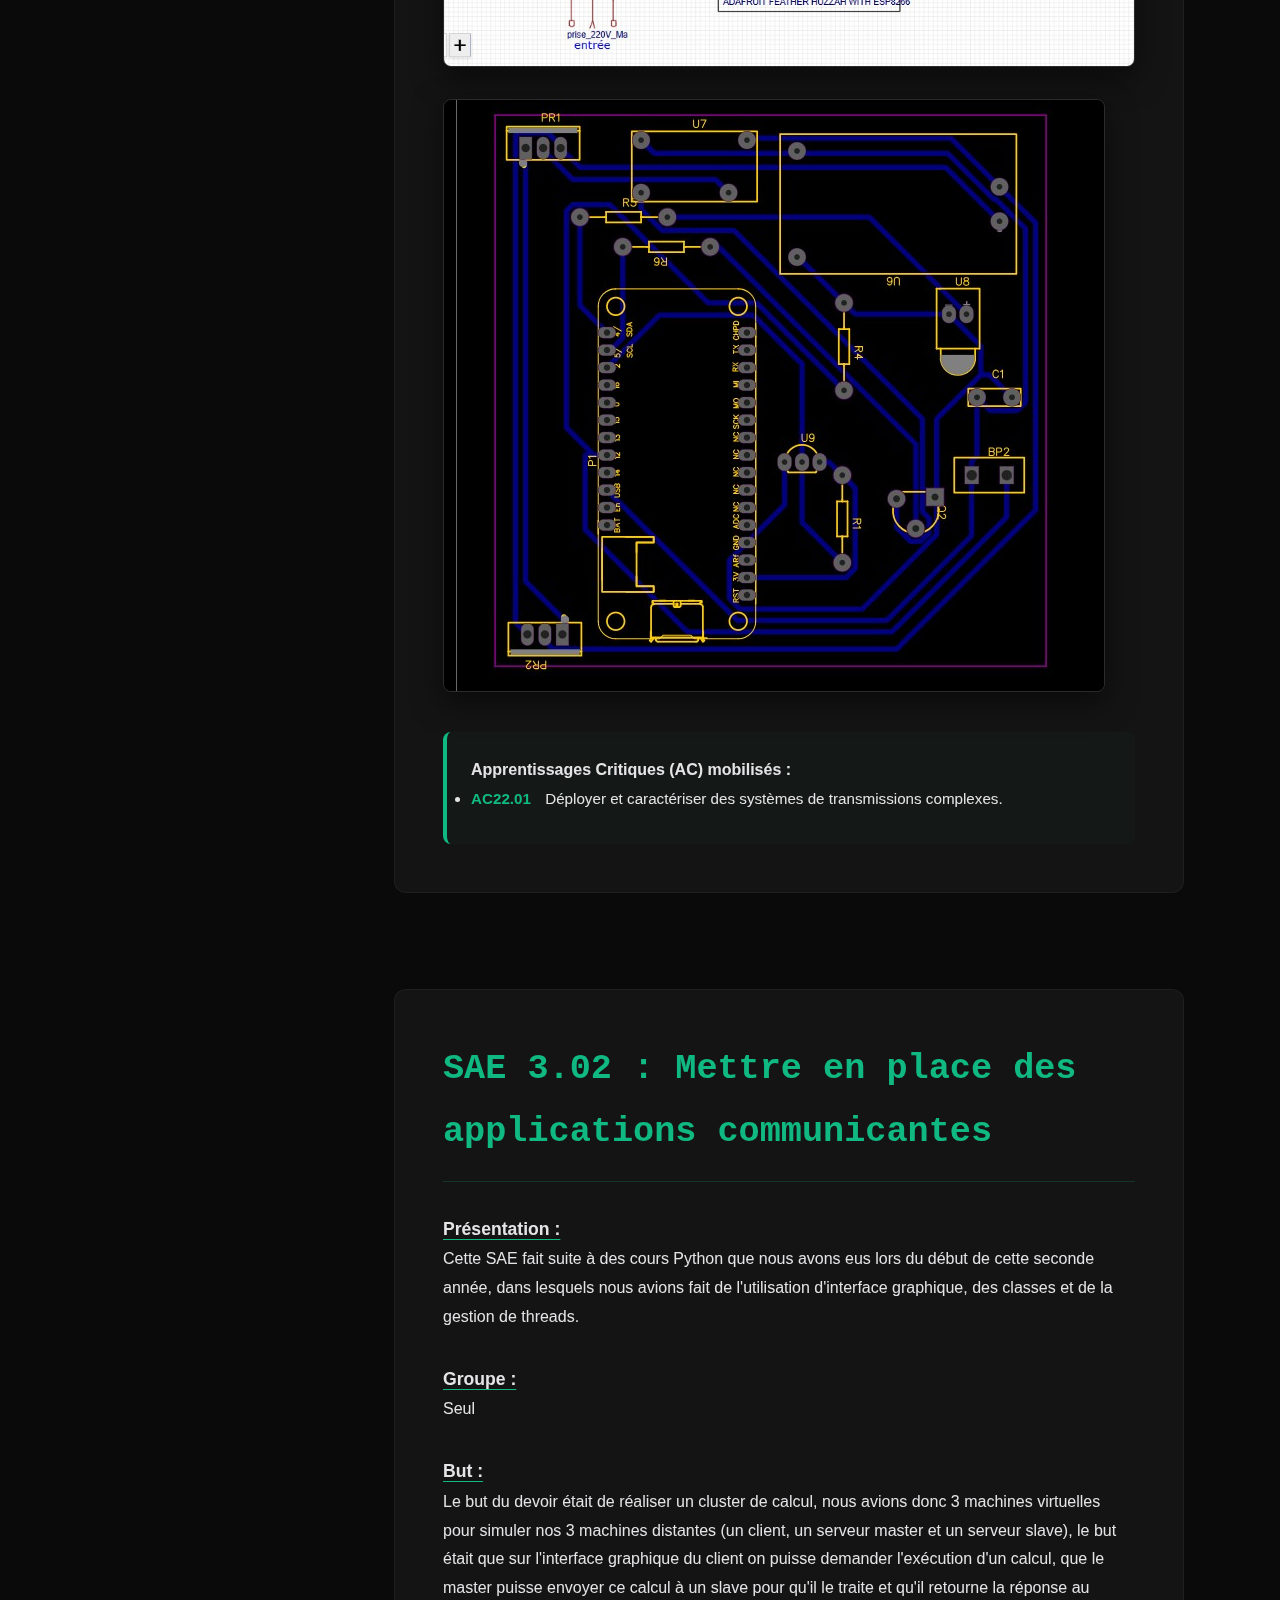
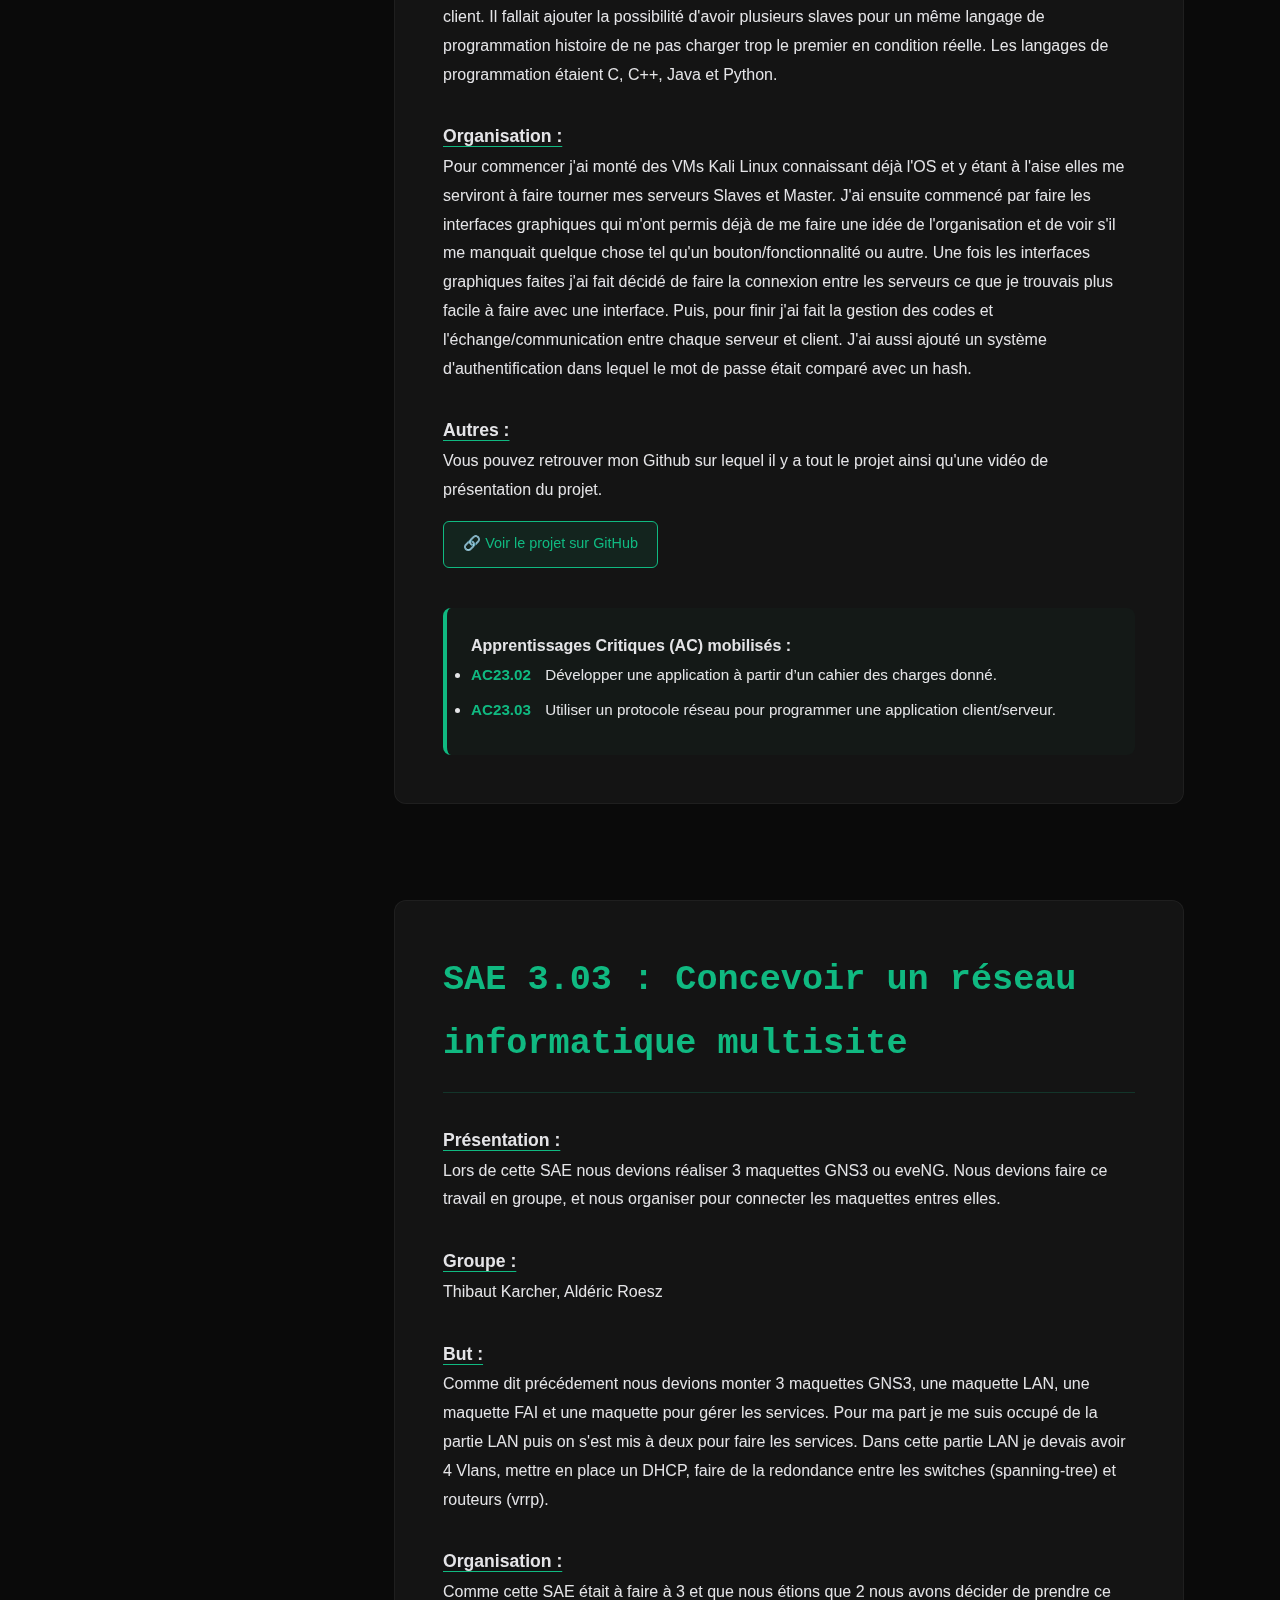
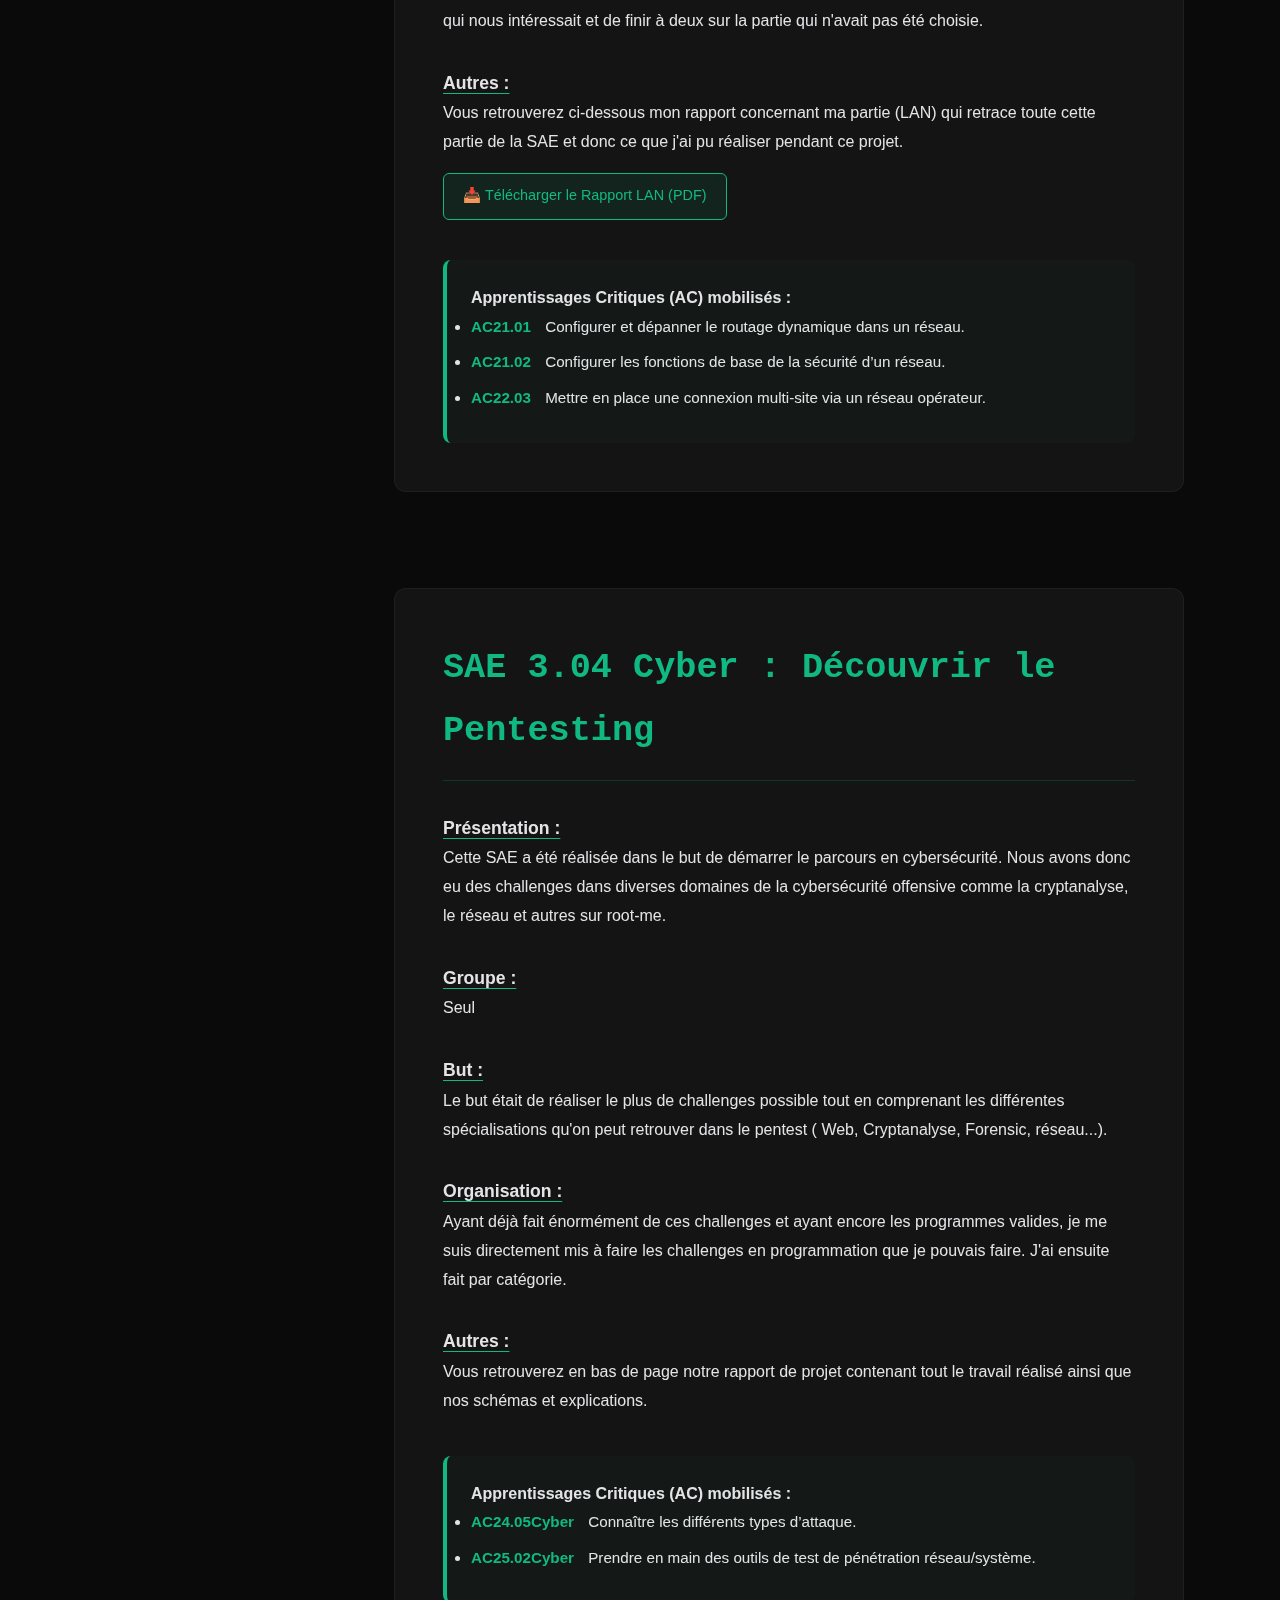
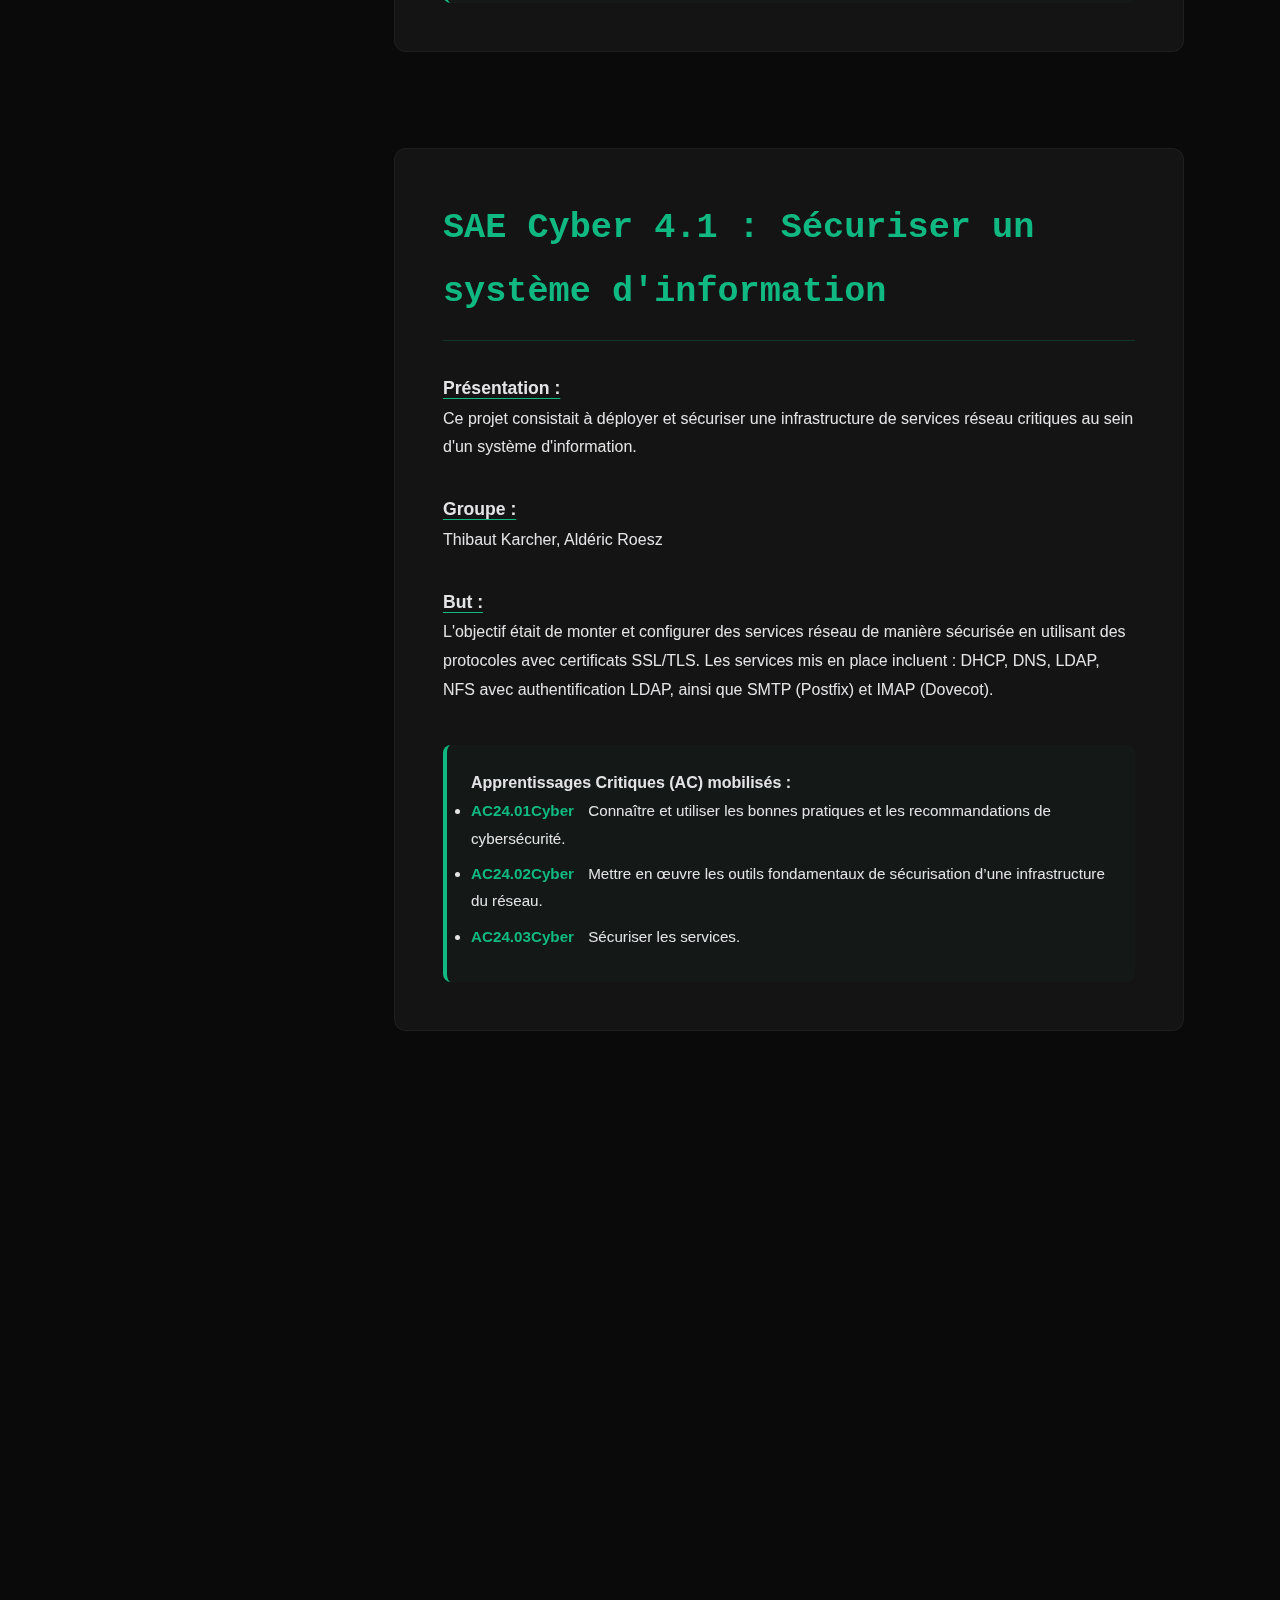
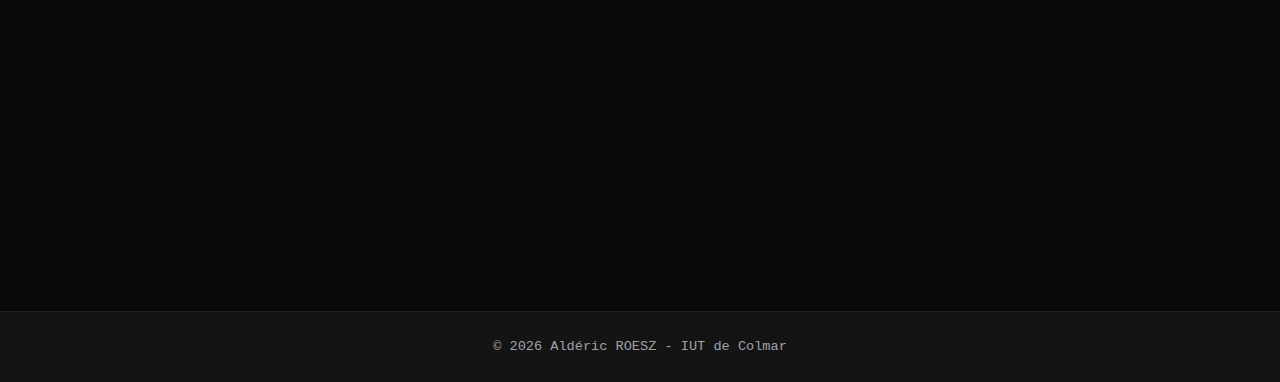
<file: BUT2.html>
<!DOCTYPE html>
<html lang="fr">
<head>
    <meta charset="UTF-8">
    <meta name="viewport" content="width=device-width, initial-scale=1.0">
    <title>BUT 2 - Portfolio Aldéric ROESZ</title>
    <link rel="stylesheet" href="style.css">
    <style>
        /* FIX : Permet l'interaction avec le contenu à travers le fond */
        #particles-canvas {
            pointer-events: none;
            z-index: -1 !important;
        }

        /* MISE EN PAGE AVEC SIDEBAR (ASIDE) */
        .but-layout {
            display: flex;
            gap: 3rem;
            max-width: 1400px;
            margin: 0 auto;
            position: relative;
            z-index: 5;
            padding: 2rem;
        }

        /* Navigation latérale fixe */
        .quick-nav-aside {
            width: 250px;
            position: sticky;
            top: 100px; /* Aligné sous la navbar principale */
            height: fit-content;
            background: var(--color-bg-secondary);
            padding: 1.5rem;
            border-radius: 12px;
            border: 1px solid rgba(16, 185, 129, 0.2);
            flex-shrink: 0;
        }

        .quick-nav-title {
            color: var(--color-accent);
            font-family: var(--font-mono);
            font-size: 0.9rem;
            margin-bottom: 1.2rem;
            text-transform: uppercase;
            font-weight: bold;
            border-bottom: 1px solid rgba(16, 185, 129, 0.1);
            padding-bottom: 0.5rem;
        }

        .quick-nav-list {
            list-style: none;
            padding: 0;
            display: flex;
            flex-direction: column;
            gap: 0.8rem;
        }

        .quick-nav-link {
            display: block;
            padding: 0.6rem 1rem;
            background: rgba(255, 255, 255, 0.03);
            border-radius: 6px;
            text-decoration: none;
            color: var(--color-text-secondary);
            font-size: 0.85rem;
            transition: all 0.2s ease;
        }

        .quick-nav-link:hover {
            background: rgba(16, 185, 129, 0.1);
            color: var(--color-accent);
            transform: translateX(5px);
        }

        /* Conteneur principal */
        .sae-container {
            flex: 1;
            display: flex;
            flex-direction: column;
            gap: 6rem;
            padding-bottom: 80vh; 
        }

        .card-full {
            width: 100%;
            background: var(--color-bg-secondary);
            padding: 3rem;
            border-radius: 12px;
            border: 1px solid rgba(255, 255, 255, 0.05);
            line-height: 1.8;
            /* FIX DÉCALAGE : Le titre s'arrête 100px avant le haut de l'écran */
            scroll-margin-top: 100px; 
            user-select: text;
        }

        .card-title {
            color: var(--color-accent);
            border-bottom: 1px solid rgba(16, 185, 129, 0.2);
            padding-bottom: 1rem;
            margin-bottom: 2rem;
            font-size: 2.2rem;
            font-family: var(--font-mono);
        }

        .section-label {
            font-weight: bold;
            color: var(--color-text-primary);
            margin-top: 2rem;
            display: block;
            font-size: 1.1rem;
            text-decoration: underline;
            text-decoration-color: var(--color-accent);
            text-underline-offset: 4px;
        }

        .ac-box {
            margin-top: 2.5rem;
            padding: 1.5rem;
            background: rgba(16, 185, 129, 0.03);
            border-radius: 8px;
            border-left: 4px solid var(--color-accent);
        }

        .ac-item {
            margin-bottom: 0.5rem;
            font-size: 0.95rem;
        }

        .ac-code {
            color: var(--color-accent);
            font-weight: bold;
            margin-right: 10px;
        }

        .sae-image-container {
            display: flex;
            gap: 2rem;
            margin: 2rem 0;
            flex-wrap: wrap;
            justify-content: flex-start;
        }

        .sae-image-container img {
            max-width: 100%;
            height: auto;
            border-radius: 8px;
            border: 1px solid rgba(255, 255, 255, 0.1);
            box-shadow: 0 10px 30px rgba(0,0,0,0.5);
        }

        .download-btn {
            display: inline-flex;
            align-items: center;
            gap: 0.5rem;
            padding: 0.6rem 1.2rem;
            background: rgba(16, 185, 129, 0.1);
            color: var(--color-accent);
            text-decoration: none;
            border-radius: 6px;
            border: 1px solid var(--color-accent);
            margin-top: 1rem;
            font-size: 0.9rem;
            transition: all 0.2s;
        }

        .download-btn:hover {
            background: var(--color-accent);
            color: #000;
        }

        @media (max-width: 1100px) {
            .but-layout { flex-direction: column; }
            .quick-nav-aside { width: 100%; position: relative; top: 0; }
            .quick-nav-list { flex-direction: row; flex-wrap: wrap; }
        }
    </style>
</head>
<body>
    <canvas id="particles-canvas"></canvas>
    
    <nav class="nav-main">
        <div class="nav-container">
            <ul class="nav-list">
                <li><a href="index.html" class="nav-link">Accueil</a></li>
                <li><a href="BUT_R_T.html" class="nav-link active">BUT</a></li>
                <li><a href="CTF.html" class="nav-link">CTF</a></li>
                <li><a href="Expériences.html" class="nav-link">Expériences</a></li>
                <li><a href="Autre.html" class="nav-link">Autres</a></li>
            </ul>
        </div>
    </nav>

    <main class="content-page">
        <div class="section">
            <div class="page-header">
                <h1 class="page-title">Deuxième Année de BUT R&T</h1>
                <p class="page-subtitle">Spécialisation en Cybersécurité et Réseaux Complexes</p>
            </div>

            <div class="but-layout">
                <aside class="quick-nav-aside">
                    <div class="quick-nav-title">SAE à voir :</div>
                    <ul class="quick-nav-list">
                        <li><a href="#sae301" class="quick-nav-link">SAE 3.01</a></li>
                        <li><a href="#sae302" class="quick-nav-link">SAE 3.02</a></li>
                        <li><a href="#sae303" class="quick-nav-link">SAE 3.03</a></li>
                        <li><a href="#sae304" class="quick-nav-link">SAE 3.04 Cyber</a></li>
                        <li><a href="#sae401" class="quick-nav-link">SAE Cyber 4.1</a></li>
                    </ul>
                </aside>

                <div class="sae-container">

                    <article class="card-full" id="sae301">
                        <h2 class="card-title">SAE 3.01 : Mettre en place un système de transmission</h2>
                        <span class="section-label">Présentation :</span>
                        <p>Le but premier de ce projet était de réaliser une prise connectée, donc qui permettait de faire un relais wifi en plus de la prise. Pour la partie Création de la plaquette électronique nous devions utiliser la plateforme EasyEda.</p>
                        
                        <span class="section-label">Groupe :</span>
                        <p>Loic Maurer, Vladimir Nechaev, Bastian Jaeger, Aldéric Roesz</p>

                        <span class="section-label">But :</span>
                        <p>Pour ma part dans cette SAE je me suis occupé de faire les calculs et trouver les composants nécessaires au montage de la plaquette électronique ainsi qu'à la réalisation du Schéma, puis de sa version PCB qui est une version imprimable. Je me suis ensuite occupé de rédiger le rapport.</p>

                        <span class="section-label">Organisation :</span>
                        <p>Dès la première séance, nous nous sommes répartis les tâches, J'ai donc pris la partie réalisation de la partie "physique" du projet, réaliser le montage pour les composants.</p>

                        <span class="section-label">Autres :</span>
                        <p>Vous trouverez ci-dessous mes schémas techniques et PCB.</p>
                        <div class="sae-image-container">
                            <img src="documents/Schéma_SAE3.01.jpg" alt="Schéma SAE 3.01">
                            <img src="documents/PCB_Schéma_SAE3.01.jpg" alt="PCB SAE 3.01">
                        </div>

                        <div class="ac-box">
                            <strong>Apprentissages Critiques (AC) mobilisés :</strong>
                            <ul>
                                <li class="ac-item"><span class="ac-code">AC22.01</span> Déployer et caractériser des systèmes de transmissions complexes.</li>
                            </ul>
                        </div>
                    </article>

                    <article class="card-full" id="sae302">
                        <h2 class="card-title">SAE 3.02 : Mettre en place des applications communicantes</h2>
                        <span class="section-label">Présentation :</span>
                        <p>Cette SAE fait suite à des cours Python que nous avons eus lors du début de cette seconde année, dans lesquels nous avions fait de l'utilisation d'interface graphique, des classes et de la gestion de threads.</p>
                        
                        <span class="section-label">Groupe :</span>
                        <p>Seul</p>

                        <span class="section-label">But :</span>
                        <p>Le but du devoir était de réaliser un cluster de calcul, nous avions donc 3 machines virtuelles pour simuler nos 3 machines distantes (un client, un serveur master et un serveur slave), le but était que sur l'interface graphique du client on puisse demander l'exécution d'un calcul, que le master puisse envoyer ce calcul à un slave pour qu'il le traite et qu'il retourne la réponse au client. Il fallait ajouter la possibilité d'avoir plusieurs slaves pour un même langage de programmation histoire de ne pas charger trop le premier en condition réelle. Les langages de programmation étaient C, C++, Java et Python.</p>

                        <span class="section-label">Organisation :</span>
                        <p>Pour commencer j'ai monté des VMs Kali Linux connaissant déjà l'OS et y étant à l'aise elles me serviront à faire tourner mes serveurs Slaves et Master. J'ai ensuite commencé par faire les interfaces graphiques qui m'ont permis déjà de me faire une idée de l'organisation et de voir s'il me manquait quelque chose tel qu'un bouton/fonctionnalité ou autre. Une fois les interfaces graphiques faites j'ai fait décidé de faire la connexion entre les serveurs ce que je trouvais plus facile à faire avec une interface. Puis, pour finir j'ai fait la gestion des codes et l'échange/communication entre chaque serveur et client. J'ai aussi ajouté un système d'authentification dans lequel le mot de passe était comparé avec un hash.</p>

                        <span class="section-label">Autres :</span>
                        <p>Vous pouvez retrouver mon Github sur lequel il y a tout le projet ainsi qu'une vidéo de présentation du projet.</p>
                        <a href="https://github.com/Link67000/SAE3.02" target="_blank" class="download-btn">🔗 Voir le projet sur GitHub</a>

                        <div class="ac-box">
                            <strong>Apprentissages Critiques (AC) mobilisés :</strong>
                            <ul>
                                <li class="ac-item"><span class="ac-code">AC23.02</span> Développer une application à partir d’un cahier des charges donné.</li>
                                <li class="ac-item"><span class="ac-code">AC23.03</span> Utiliser un protocole réseau pour programmer une application client/serveur.</li>
                            </ul>
                        </div>
                    </article>

                    <article class="card-full" id="sae303">
                        <h2 class="card-title">SAE 3.03 : Concevoir un réseau informatique multisite</h2>
                        <span class="section-label">Présentation :</span>
                        <p>Lors de cette SAE nous devions réaliser 3 maquettes GNS3 ou eveNG. Nous devions faire ce travail en groupe, et nous organiser pour connecter les maquettes entres elles.</p>
                        
                        <span class="section-label">Groupe :</span>
                        <p>Thibaut Karcher, Aldéric Roesz</p>

                        <span class="section-label">But :</span>
                        <p>Comme dit précédement nous devions monter 3 maquettes GNS3, une maquette LAN, une maquette FAI et une maquette pour gérer les services. Pour ma part je me suis occupé de la partie LAN puis on s'est mis à deux pour faire les services. Dans cette partie LAN je devais avoir 4 Vlans, mettre en place un DHCP, faire de la redondance entre les switches (spanning-tree) et routeurs (vrrp).</p>

                        <span class="section-label">Organisation :</span>
                        <p>Comme cette SAE était à faire à 3 et que nous étions que 2 nous avons décider de prendre ce qui nous intéressait et de finir à deux sur la partie qui n'avait pas été choisie.</p>

                        <span class="section-label">Autres :</span>
                        <p>Vous retrouverez ci-dessous mon rapport concernant ma partie (LAN) qui retrace toute cette partie de la SAE et donc ce que j'ai pu réaliser pendant ce projet.</p>
                        <a href="documents/rapport LAN Aldéric SAE 3.03.pdf" class="download-btn" download>📥 Télécharger le Rapport LAN (PDF)</a>

                        <div class="ac-box">
                            <strong>Apprentissages Critiques (AC) mobilisés :</strong>
                            <ul>
                                <li class="ac-item"><span class="ac-code">AC21.01</span> Configurer et dépanner le routage dynamique dans un réseau.</li>
                                <li class="ac-item"><span class="ac-code">AC21.02</span> Configurer les fonctions de base de la sécurité d’un réseau.</li>
                                <li class="ac-item"><span class="ac-code">AC22.03</span> Mettre en place une connexion multi-site via un réseau opérateur.</li>
                            </ul>
                        </div>
                    </article>

                    <article class="card-full" id="sae304">
                        <h2 class="card-title">SAE 3.04 Cyber : Découvrir le Pentesting</h2>
                        <span class="section-label">Présentation :</span>
                        <p>Cette SAE a été réalisée dans le but de démarrer le parcours en cybersécurité. Nous avons donc eu des challenges dans diverses domaines de la cybersécurité offensive comme la cryptanalyse, le réseau et autres sur root-me.</p>
                        
                        <span class="section-label">Groupe :</span>
                        <p>Seul</p>

                        <span class="section-label">But :</span>
                        <p>Le but était de réaliser le plus de challenges possible tout en comprenant les différentes spécialisations qu'on peut retrouver dans le pentest ( Web, Cryptanalyse, Forensic, réseau...).</p>

                        <span class="section-label">Organisation :</span>
                        <p>Ayant déjà fait énormément de ces challenges et ayant encore les programmes valides, je me suis directement mis à faire les challenges en programmation que je pouvais faire. J'ai ensuite fait par catégorie.</p>

                        <span class="section-label">Autres :</span>
                        <p>Vous retrouverez en bas de page notre rapport de projet contenant tout le travail réalisé ainsi que nos schémas et explications.</p>

                        <div class="ac-box">
                            <strong>Apprentissages Critiques (AC) mobilisés :</strong>
                            <ul>
                                <li class="ac-item"><span class="ac-code">AC24.05Cyber</span> Connaître les différents types d’attaque.</li>
                                <li class="ac-item"><span class="ac-code">AC25.02Cyber</span> Prendre en main des outils de test de pénétration réseau/système.</li>
                            </ul>
                        </div>
                    </article>

                    <article class="card-full" id="sae401">
                        <h2 class="card-title">SAE Cyber 4.1 : Sécuriser un système d'information</h2>
                        <span class="section-label">Présentation :</span>
                        <p>Ce projet consistait à déployer et sécuriser une infrastructure de services réseau critiques au sein d'un système d'information.</p>
                        
                        <span class="section-label">Groupe :</span>
                        <p>Thibaut Karcher, Aldéric Roesz</p>

                        <span class="section-label">But :</span>
                        <p>L'objectif était de monter et configurer des services réseau de manière sécurisée en utilisant des protocoles avec certificats SSL/TLS. Les services mis en place incluent : DHCP, DNS, LDAP, NFS avec authentification LDAP, ainsi que SMTP (Postfix) et IMAP (Dovecot).</p>

                        <div class="ac-box">
                            <strong>Apprentissages Critiques (AC) mobilisés :</strong>
                            <ul>
                                <li class="ac-item"><span class="ac-code">AC24.01Cyber</span> Connaître et utiliser les bonnes pratiques et les recommandations de cybersécurité.</li>
                                <li class="ac-item"><span class="ac-code">AC24.02Cyber</span> Mettre en œuvre les outils fondamentaux de sécurisation d’une infrastructure du réseau.</li>
                                <li class="ac-item"><span class="ac-code">AC24.03Cyber</span> Sécuriser les services.</li>
                            </ul>
                        </div>
                    </article>

                </div>
            </div>
        </div>
    </main>

    <footer class="footer">
        <div class="footer-content">
            <p>&copy; 2026 Aldéric ROESZ - IUT de Colmar</p>
        </div>
    </footer>

    <script src="script.js"></script>
</body>
</html>
</file>
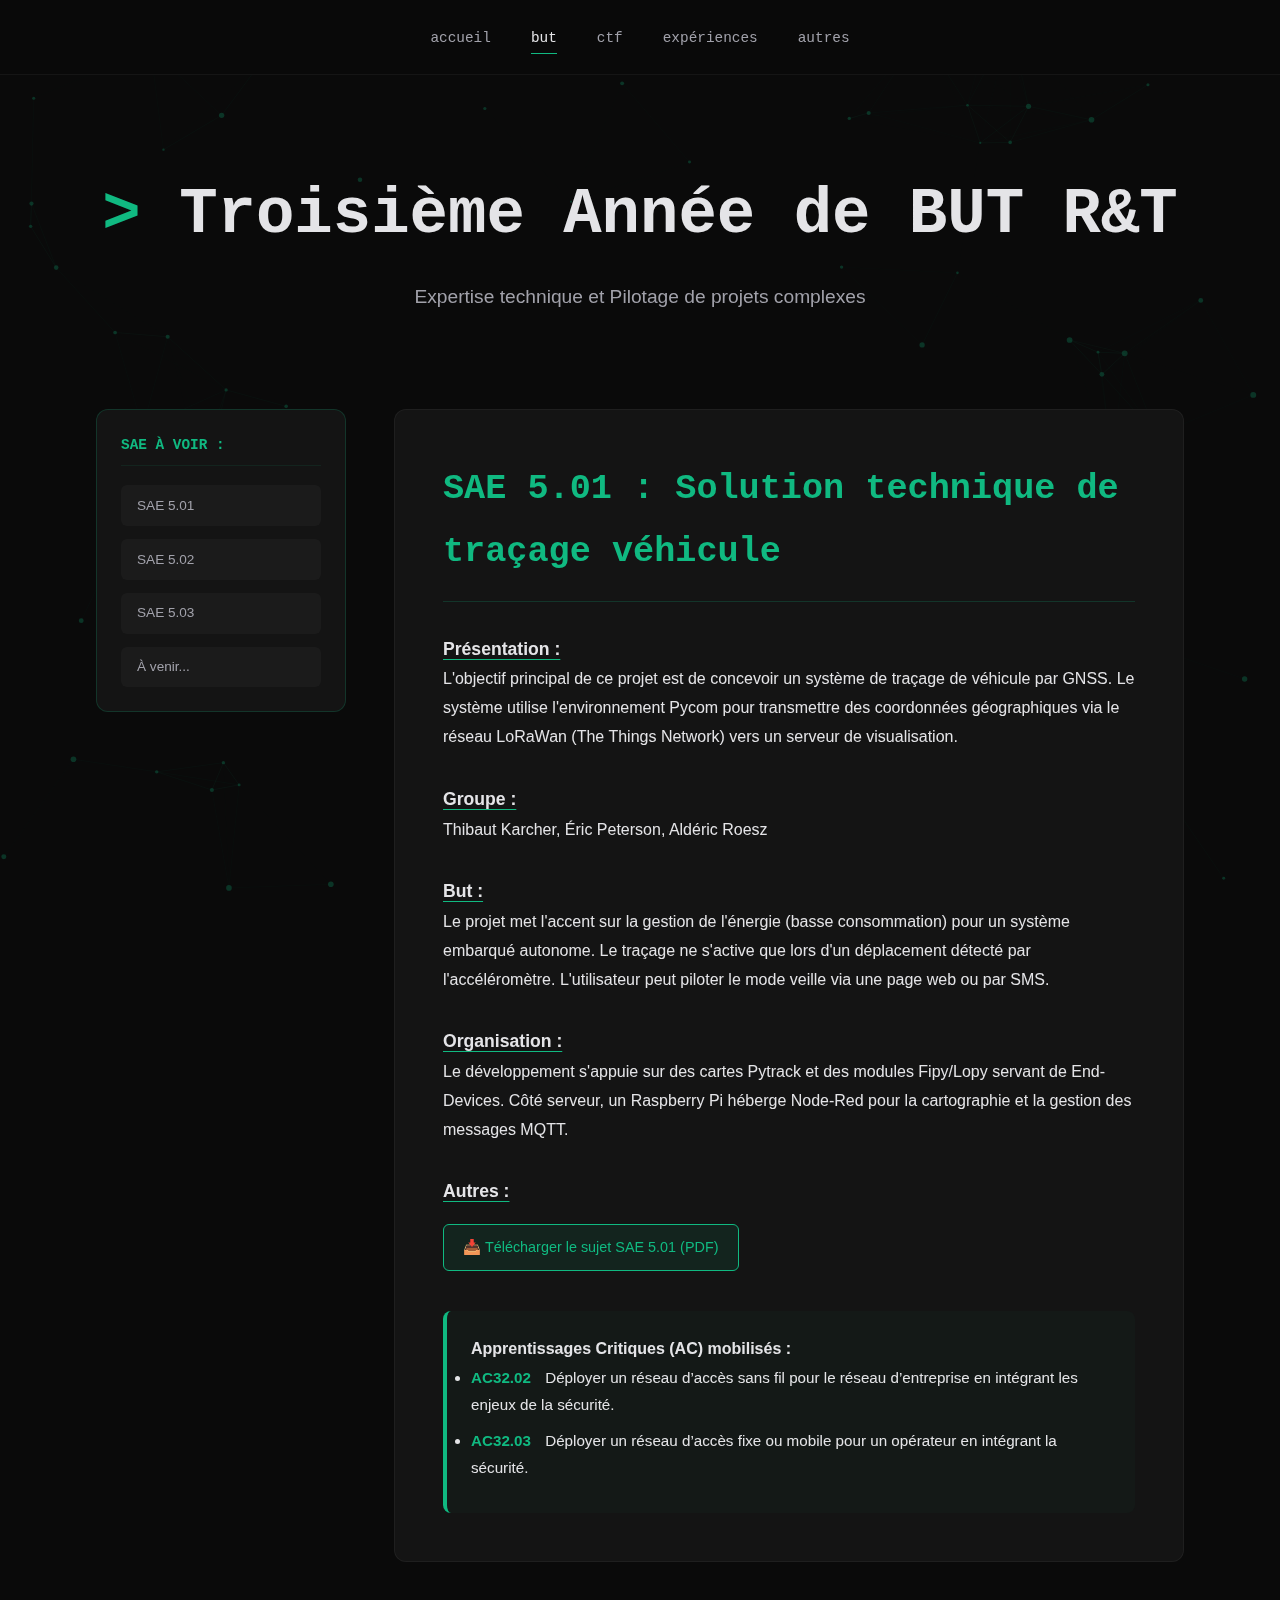
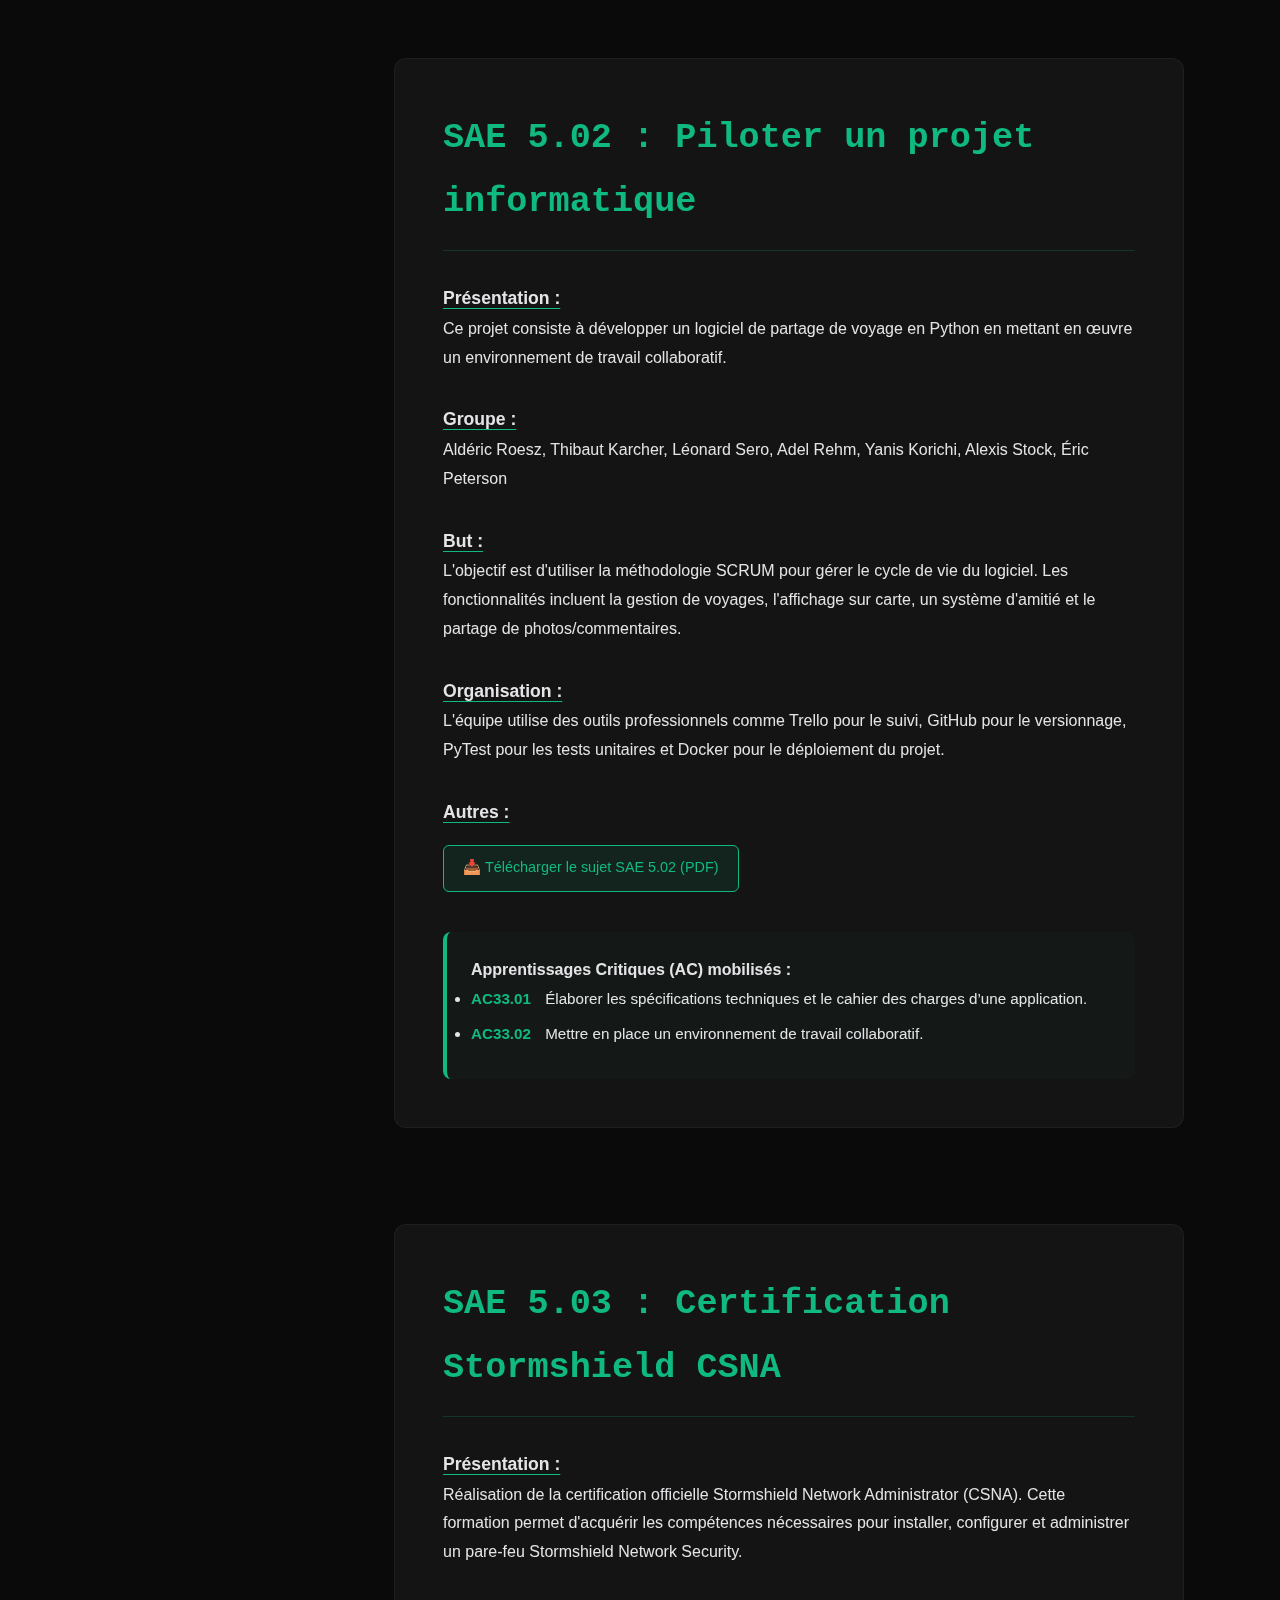
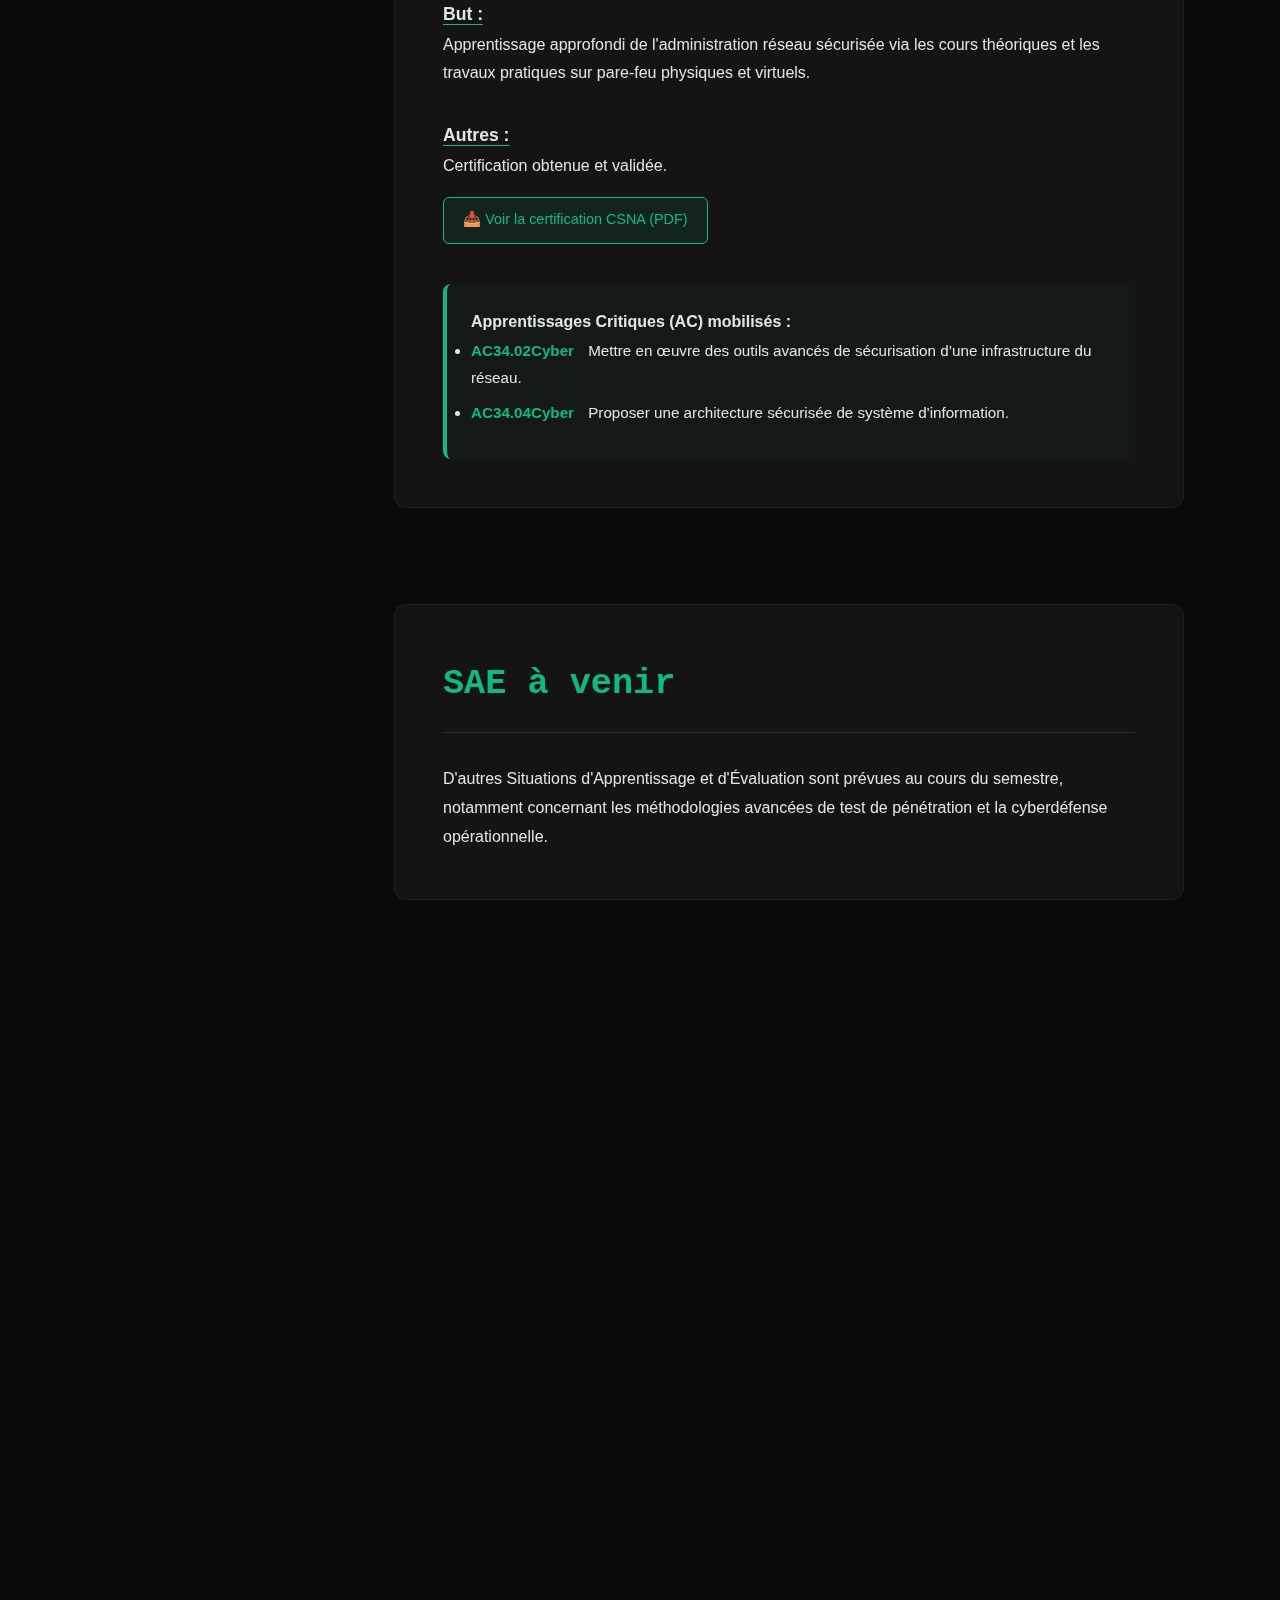
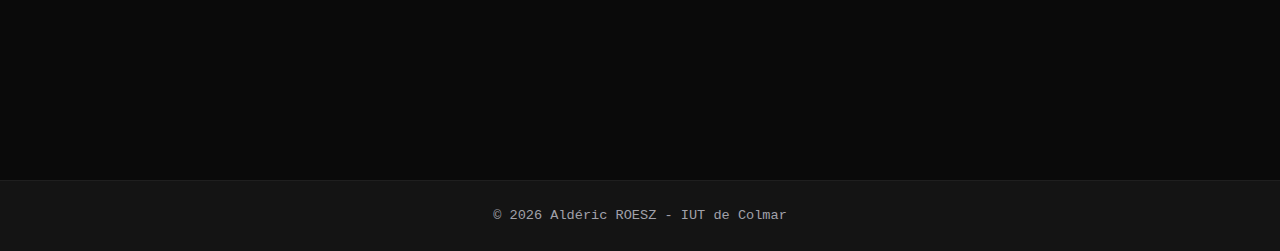
<file: BUT3.html>
<!DOCTYPE html>
<html lang="fr">
<head>
    <meta charset="UTF-8">
    <meta name="viewport" content="width=device-width, initial-scale=1.0">
    <title>BUT 3 - Portfolio Aldéric ROESZ</title>
    <link rel="stylesheet" href="style.css">
    <style>
        /* FIX : Permet l'interaction avec le contenu à travers le fond */
        #particles-canvas {
            pointer-events: none;
            z-index: -1 !important;
        }

        /* MISE EN PAGE AVEC SIDEBAR (ASIDE) */
        .but-layout {
            display: flex;
            gap: 3rem;
            max-width: 1400px;
            margin: 0 auto;
            position: relative;
            z-index: 5;
            padding: 2rem;
        }

        /* Navigation latérale fixe */
        .quick-nav-aside {
            width: 250px;
            position: sticky;
            top: 100px; 
            height: fit-content;
            background: var(--color-bg-secondary);
            padding: 1.5rem;
            border-radius: 12px;
            border: 1px solid rgba(16, 185, 129, 0.2);
            flex-shrink: 0;
        }

        .quick-nav-title {
            color: var(--color-accent);
            font-family: var(--font-mono);
            font-size: 0.9rem;
            margin-bottom: 1.2rem;
            text-transform: uppercase;
            font-weight: bold;
            border-bottom: 1px solid rgba(16, 185, 129, 0.1);
            padding-bottom: 0.5rem;
        }

        .quick-nav-list {
            list-style: none;
            padding: 0;
            display: flex;
            flex-direction: column;
            gap: 0.8rem;
        }

        .quick-nav-link {
            display: block;
            padding: 0.6rem 1rem;
            background: rgba(255, 255, 255, 0.03);
            border-radius: 6px;
            text-decoration: none;
            color: var(--color-text-secondary);
            font-size: 0.85rem;
            transition: all 0.2s ease;
        }

        .quick-nav-link:hover {
            background: rgba(16, 185, 129, 0.1);
            color: var(--color-accent);
            transform: translateX(5px);
        }

        /* Conteneur principal */
        .sae-container {
            flex: 1;
            display: flex;
            flex-direction: column;
            gap: 6rem;
            padding-bottom: 80vh; 
        }

        .card-full {
            width: 100%;
            background: var(--color-bg-secondary);
            padding: 3rem;
            border-radius: 12px;
            border: 1px solid rgba(255, 255, 255, 0.05);
            line-height: 1.8;
            scroll-margin-top: 100px; 
            user-select: text;
        }

        .card-title {
            color: var(--color-accent);
            border-bottom: 1px solid rgba(16, 185, 129, 0.2);
            padding-bottom: 1rem;
            margin-bottom: 2rem;
            font-size: 2.2rem;
            font-family: var(--font-mono);
        }

        .section-label {
            font-weight: bold;
            color: var(--color-text-primary);
            margin-top: 2rem;
            display: block;
            font-size: 1.1rem;
            text-decoration: underline;
            text-decoration-color: var(--color-accent);
            text-underline-offset: 4px;
        }

        .ac-box {
            margin-top: 2.5rem;
            padding: 1.5rem;
            background: rgba(16, 185, 129, 0.03);
            border-radius: 8px;
            border-left: 4px solid var(--color-accent);
        }

        .ac-item {
            margin-bottom: 0.5rem;
            font-size: 0.95rem;
        }

        .ac-code {
            color: var(--color-accent);
            font-weight: bold;
            margin-right: 10px;
        }

        .download-btn {
            display: inline-flex;
            align-items: center;
            gap: 0.5rem;
            padding: 0.6rem 1.2rem;
            background: rgba(16, 185, 129, 0.1);
            color: var(--color-accent);
            text-decoration: none;
            border-radius: 6px;
            border: 1px solid var(--color-accent);
            margin-top: 1rem;
            font-size: 0.9rem;
            transition: all 0.2s;
        }

        .download-btn:hover {
            background: var(--color-accent);
            color: #000;
        }

        .intro-ps {
            background: rgba(59, 130, 246, 0.1);
            padding: 2rem;
            border-radius: 8px;
            border-left: 4px solid #3b82f6;
            margin-bottom: 4rem;
            font-style: italic;
        }

        @media (max-width: 1100px) {
            .but-layout { flex-direction: column; }
            .quick-nav-aside { width: 100%; position: relative; top: 0; }
            .quick-nav-list { flex-direction: row; flex-wrap: wrap; }
        }
    </style>
</head>
<body>
    <canvas id="particles-canvas"></canvas>
    
    <nav class="nav-main">
        <div class="nav-container">
            <ul class="nav-list">
                <li><a href="index.html" class="nav-link">Accueil</a></li>
                <li><a href="BUT_R_T.html" class="nav-link active">BUT</a></li>
                <li><a href="CTF.html" class="nav-link">CTF</a></li>
                <li><a href="Expériences.html" class="nav-link">Expériences</a></li>
                <li><a href="Autre.html" class="nav-link">Autres</a></li>
            </ul>
        </div>
    </nav>

    <main class="content-page">
        <div class="section">
            <div class="page-header">
                <h1 class="page-title">Troisième Année de BUT R&T</h1>
                <p class="page-subtitle">Expertise technique et Pilotage de projets complexes</p>
            </div>

            <div class="but-layout">
                <aside class="quick-nav-aside">
                    <div class="quick-nav-title">SAE à voir :</div>
                    <ul class="quick-nav-list">
                        <li><a href="#sae501" class="quick-nav-link">SAE 5.01</a></li>
                        <li><a href="#sae502" class="quick-nav-link">SAE 5.02</a></li>
                        <li><a href="#sae503" class="quick-nav-link">SAE 5.03</a></li>
                        <li><a href="#avenir" class="quick-nav-link">À venir...</a></li>
                    </ul>
                </aside>

                <div class="sae-container">

                    <article class="card-full" id="sae501">
                        <h2 class="card-title">SAE 5.01 : Solution technique de traçage véhicule</h2>
                        <span class="section-label">Présentation :</span>
                        <p>L'objectif principal de ce projet est de concevoir un système de traçage de véhicule par GNSS. Le système utilise l'environnement Pycom pour transmettre des coordonnées géographiques via le réseau LoRaWan (The Things Network) vers un serveur de visualisation.</p>
                        
                        <span class="section-label">Groupe :</span>
                        <p>Thibaut Karcher, Éric Peterson, Aldéric Roesz</p>

                        <span class="section-label">But :</span>
                        <p>Le projet met l'accent sur la gestion de l'énergie (basse consommation) pour un système embarqué autonome. Le traçage ne s'active que lors d'un déplacement détecté par l'accéléromètre. L'utilisateur peut piloter le mode veille via une page web ou par SMS.</p>

                        <span class="section-label">Organisation :</span>
                        <p>Le développement s'appuie sur des cartes Pytrack et des modules Fipy/Lopy servant de End-Devices. Côté serveur, un Raspberry Pi héberge Node-Red pour la cartographie et la gestion des messages MQTT.</p>

                        <span class="section-label">Autres :</span>
                        <a href="documents/sujet 5.1.pdf" class="download-btn" download>📥 Télécharger le sujet SAE 5.01 (PDF)</a>

                        <div class="ac-box">
                            <strong>Apprentissages Critiques (AC) mobilisés :</strong>
                            <ul>
                                <li class="ac-item"><span class="ac-code">AC32.02</span> Déployer un réseau d’accès sans fil pour le réseau d’entreprise en intégrant les enjeux de la sécurité.</li>
                                <li class="ac-item"><span class="ac-code">AC32.03</span> Déployer un réseau d’accès fixe ou mobile pour un opérateur en intégrant la sécurité.</li>
                            </ul>
                        </div>
                    </article>

                    <article class="card-full" id="sae502">
                        <h2 class="card-title">SAE 5.02 : Piloter un projet informatique</h2>
                        <span class="section-label">Présentation :</span>
                        <p>Ce projet consiste à développer un logiciel de partage de voyage en Python en mettant en œuvre un environnement de travail collaboratif.</p>
                        
                        <span class="section-label">Groupe :</span>
                        <p>Aldéric Roesz, Thibaut Karcher, Léonard Sero, Adel Rehm, Yanis Korichi, Alexis Stock, Éric Peterson</p>

                        <span class="section-label">But :</span>
                        <p>L'objectif est d'utiliser la méthodologie SCRUM pour gérer le cycle de vie du logiciel. Les fonctionnalités incluent la gestion de voyages, l'affichage sur carte, un système d'amitié et le partage de photos/commentaires.</p>

                        <span class="section-label">Organisation :</span>
                        <p>L'équipe utilise des outils professionnels comme Trello pour le suivi, GitHub pour le versionnage, PyTest pour les tests unitaires et Docker pour le déploiement du projet.</p>

                        <span class="section-label">Autres :</span>
                        <a href="documents/SAÉ 5.02 PILOTER UN PROJET INFORMATIQUE.pdf" class="download-btn" download>📥 Télécharger le sujet SAE 5.02 (PDF)</a>

                        <div class="ac-box">
                            <strong>Apprentissages Critiques (AC) mobilisés :</strong>
                            <ul>
                                <li class="ac-item"><span class="ac-code">AC33.01</span> Élaborer les spécifications techniques et le cahier des charges d’une application.</li>
                                <li class="ac-item"><span class="ac-code">AC33.02</span> Mettre en place un environnement de travail collaboratif.</li>
                            </ul>
                        </div>
                    </article>

                    <article class="card-full" id="sae503">
                        <h2 class="card-title">SAE 5.03 : Certification Stormshield CSNA</h2>
                        <span class="section-label">Présentation :</span>
                        <p>Réalisation de la certification officielle Stormshield Network Administrator (CSNA). Cette formation permet d'acquérir les compétences nécessaires pour installer, configurer et administrer un pare-feu Stormshield Network Security.</p>

                        <span class="section-label">But :</span>
                        <p>Apprentissage approfondi de l'administration réseau sécurisée via les cours théoriques et les travaux pratiques sur pare-feu physiques et virtuels.</p>

                        <span class="section-label">Autres :</span>
                        <p>Certification obtenue et validée.</p>
                        <a href="documents/ROESZ_Alderic_CSNA.pdf" class="download-btn" download>📥 Voir la certification CSNA (PDF)</a>

                        <div class="ac-box">
                            <strong>Apprentissages Critiques (AC) mobilisés :</strong>
                            <ul>
                                <li class="ac-item"><span class="ac-code">AC34.02Cyber</span> Mettre en œuvre des outils avancés de sécurisation d’une infrastructure du réseau.</li>
                                <li class="ac-item"><span class="ac-code">AC34.04Cyber</span> Proposer une architecture sécurisée de système d'information.</li>
                            </ul>
                        </div>
                    </article>

                    <article class="card-full" id="avenir">
                        <h2 class="card-title">SAE à venir</h2>
                        <p>D'autres Situations d'Apprentissage et d'Évaluation sont prévues au cours du semestre, notamment concernant les méthodologies avancées de test de pénétration et la cyberdéfense opérationnelle.</p>
                    </article>

                </div>
            </div>
        </div>
    </main>

    <footer class="footer">
        <div class="footer-content">
            <p>&copy; 2026 Aldéric ROESZ - IUT de Colmar</p>
        </div>
    </footer>

    <script src="script.js"></script>
</body>
</html>
</file>
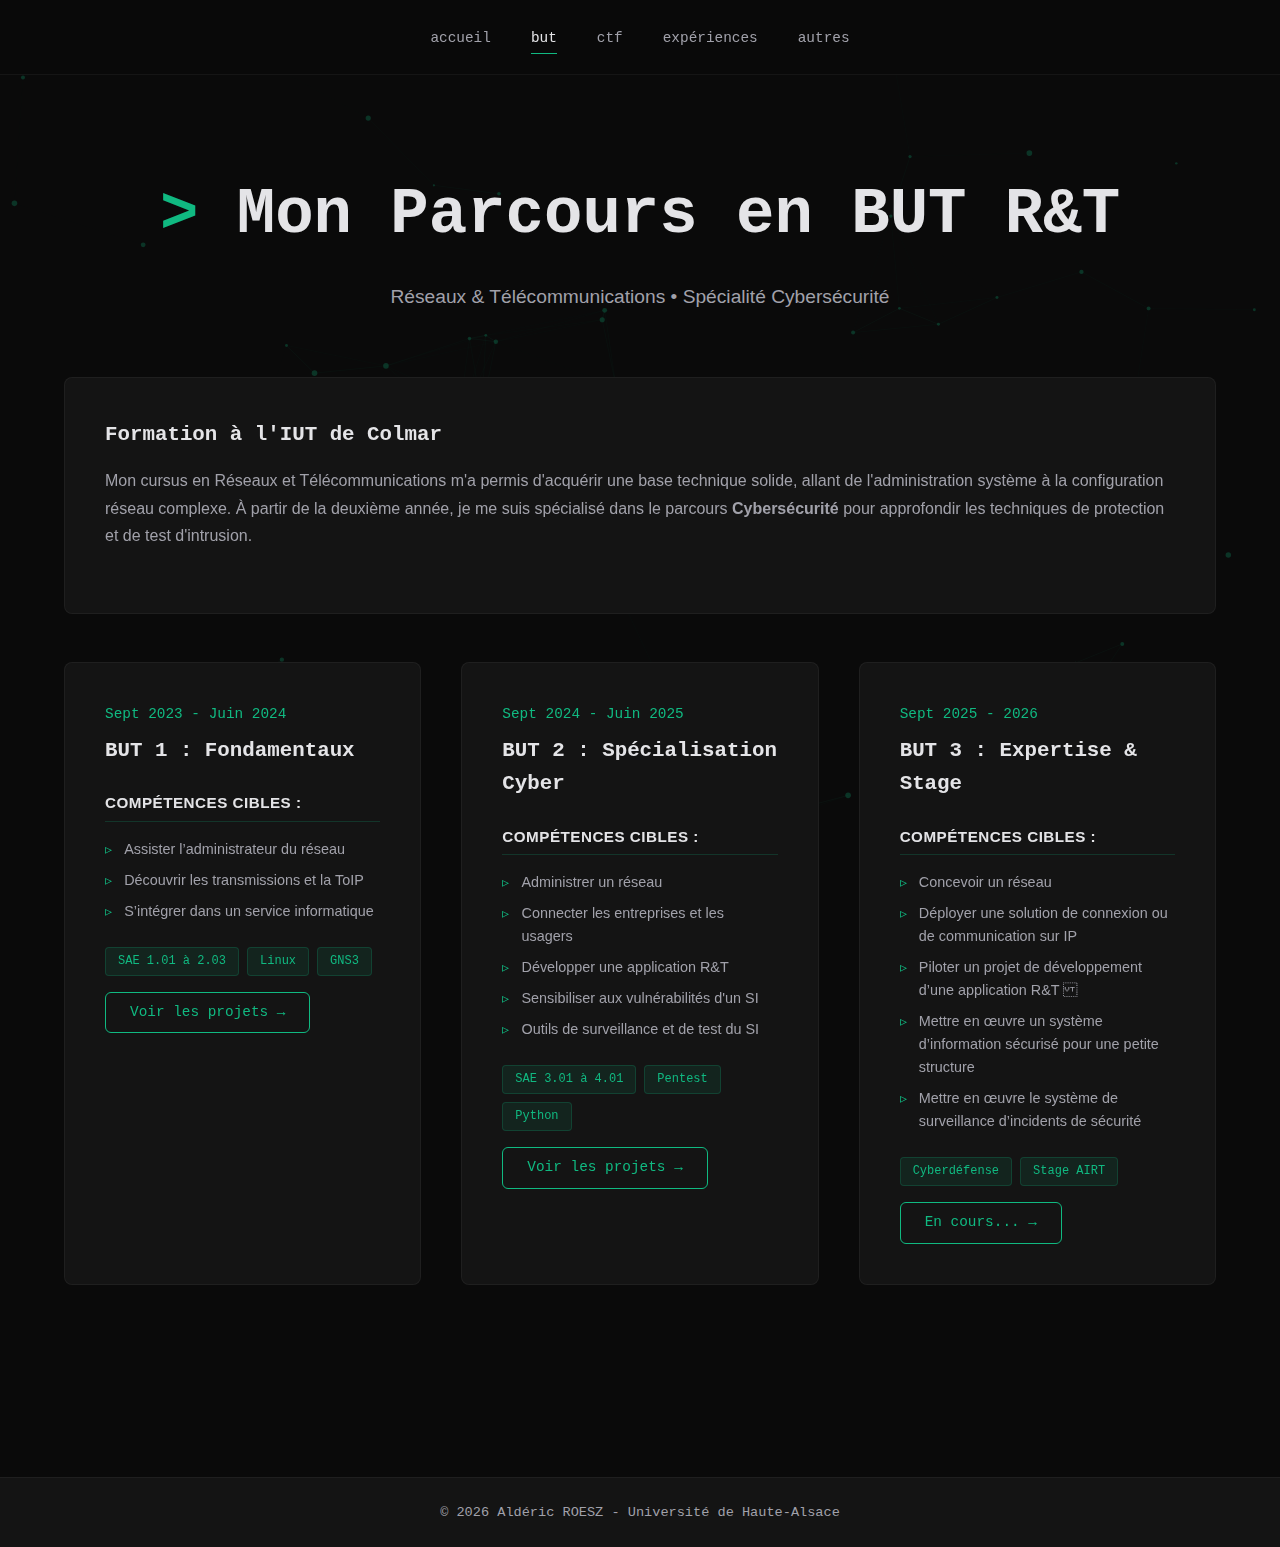
<file: BUT_R_T.html>
<!DOCTYPE html>
<html lang="fr">
<head>
    <meta charset="UTF-8">
    <meta name="viewport" content="width=device-width, initial-scale=1.0">
    <title>Parcours BUT R&T - Portfolio Aldéric ROESZ</title>
    <link rel="stylesheet" href="style.css">
    <style>
        .competence-list {
            margin-top: 1rem;
            padding-left: 1.2rem;
            list-style-type: none;
        }
        .competence-list li {
            position: relative;
            margin-bottom: 0.5rem;
            font-size: 0.9rem;
            color: var(--color-text-secondary);
        }
        .competence-list li::before {
            content: "▹";
            position: absolute;
            left: -1.2rem;
            color: var(--color-accent);
        }
        .competence-title {
            font-weight: bold;
            color: var(--color-text-primary);
            display: block;
            margin-top: 1.5rem;
            font-size: 0.95rem;
            text-transform: uppercase;
            letter-spacing: 0.5px;
            border-bottom: 1px solid rgba(16, 185, 129, 0.2);
            padding-bottom: 5px;
            margin-bottom: 10px;
        }
    </style>
</head>
<body>
    <canvas id="particles-canvas"></canvas>
    
    <nav class="nav-main">
        <div class="nav-container">
            <ul class="nav-list">
                <li><a href="index.html" class="nav-link">Accueil</a></li>
                <li><a href="BUT_R_T.html" class="nav-link active">BUT</a></li>
                <li><a href="CTF.html" class="nav-link">CTF</a></li>
                <li><a href="Expériences.html" class="nav-link">Expériences</a></li>
                <li><a href="Autre.html" class="nav-link">Autres</a></li>
            </ul>
        </div>
    </nav>

    <main class="content-page">
        <div class="section">
            <div class="page-header">
                <h1 class="page-title">Mon Parcours en BUT R&T</h1>
                <p class="page-subtitle">Réseaux & Télécommunications • Spécialité Cybersécurité</p>
            </div>

            <div class="card" style="margin-bottom: 3rem;">
                <h2 class="card-title">Formation à l'IUT de Colmar</h2>
                <p class="card-description">
                    Mon cursus en Réseaux et Télécommunications m'a permis d'acquérir une base technique solide, allant de l'administration système à la configuration réseau complexe. À partir de la deuxième année, je me suis spécialisé dans le parcours <strong>Cybersécurité</strong> pour approfondir les techniques de protection et de test d'intrusion.
                </p>
            </div>

            <div class="grid-2-cols" style="grid-template-columns: repeat(auto-fit, minmax(350px, 1fr));">
                
                <div class="card">
                    <div class="timeline-date">Sept 2023 - Juin 2024</div>
                    <h3 class="card-title">BUT 1 : Fondamentaux</h3>
                    
                    <span class="competence-title">Compétences cibles :</span>
                    <ul class="competence-list">
                        <li>Assister l’administrateur du réseau</li>
                        <li>Découvrir les transmissions et la ToIP</li>
                        <li>S’intégrer dans un service informatique</li>
                    </ul>

                    <div class="card-tags" style="margin-top: 1.5rem;">
                        <span class="tag">SAE 1.01 à 2.03</span>
                        <span class="tag">Linux</span>
                        <span class="tag">GNS3</span>
                    </div>
                    <a href="BUT1.html" class="view-profile-btn" style="display: inline-block; margin-top: 1rem;">Voir les projets →</a>
                </div>

                <div class="card">
                    <div class="timeline-date">Sept 2024 - Juin 2025</div>
                    <h3 class="card-title">BUT 2 : Spécialisation Cyber</h3>
                    
                    <span class="competence-title">Compétences cibles :</span>
                    <ul class="competence-list">
                        <li>Administrer un réseau</li>
                        <li>Connecter les entreprises et les usagers</li>
                        <li>Développer une application R&T</li>
                        <li>Sensibiliser aux vulnérabilités d'un SI</li>
                        <li>Outils de surveillance et de test du SI</li>
                    </ul>

                    <div class="card-tags" style="margin-top: 1.5rem;">
                        <span class="tag">SAE 3.01 à 4.01</span>
                        <span class="tag">Pentest</span>
                        <span class="tag">Python</span>
                    </div>
                    <a href="BUT2.html" class="view-profile-btn" style="display: inline-block; margin-top: 1rem;">Voir les projets →</a>
                </div>

                <div class="card">
                    <div class="timeline-date">Sept 2025 - 2026</div>
                    <h3 class="card-title">BUT 3 : Expertise & Stage</h3>
                    
                    <span class="competence-title">Compétences cibles :</span>
                    <ul class="competence-list">
                        <li>Concevoir un réseau</li>
                        <li>Déployer une solution de connexion ou de communication sur IP </li>
                        <li>Piloter un projet de développement d’une application R&T </li>
                        <li>Mettre en œuvre un système d’information sécurisé pour une petite structure </li>
                        <li>Mettre en œuvre le système de surveillance d’incidents de sécurité </li>
                    </ul>

                    <div class="card-tags" style="margin-top: 1.5rem;">
                        <span class="tag">Cyberdéfense</span>
                        <span class="tag">Stage AIRT</span>
                    </div>
                    <a href="BUT3.html" class="view-profile-btn" style="display: inline-block; margin-top: 1rem;">En cours... →</a>
                </div>

            </div>
        </div>
    </main>

    <footer class="footer">
        <div class="footer-content">
            <p>&copy; 2026 Aldéric ROESZ - Université de Haute-Alsace</p>
        </div>
    </footer>

    <script src="script.js"></script>
</body>
</html>
</file>
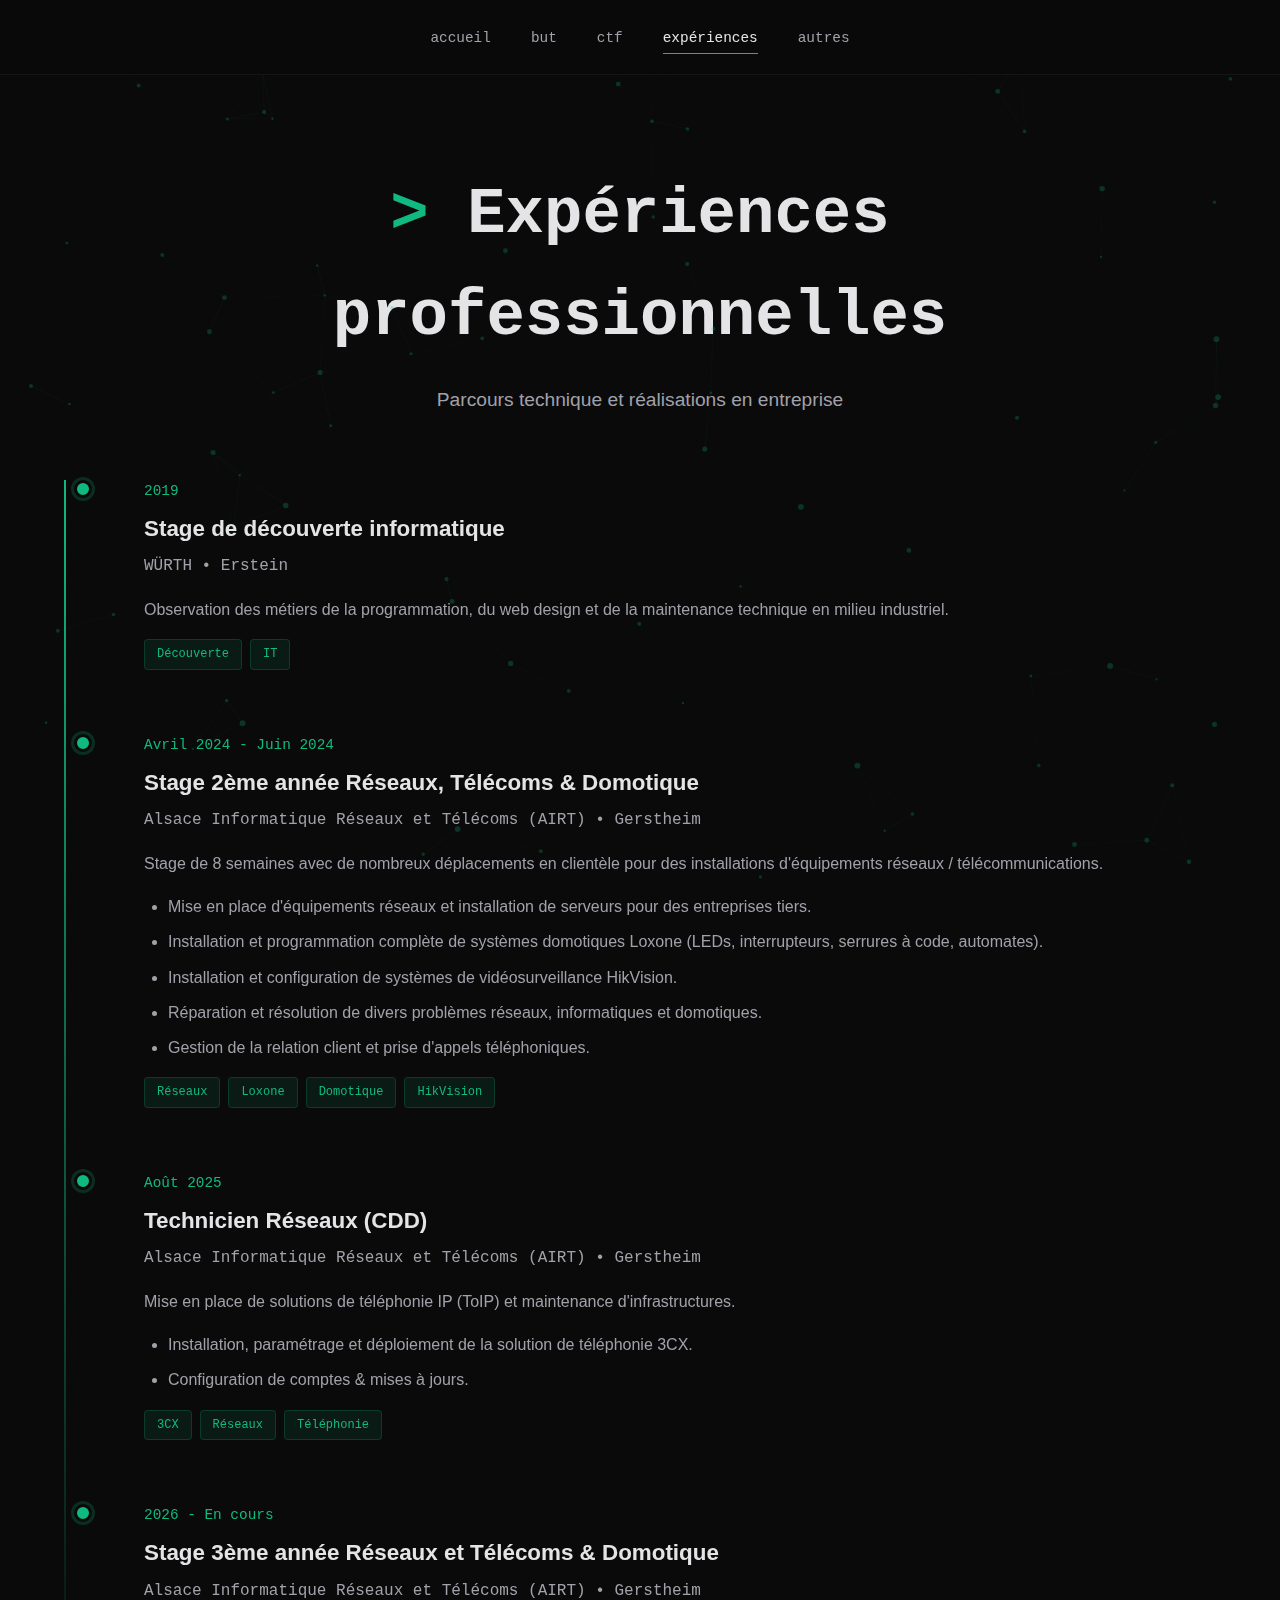
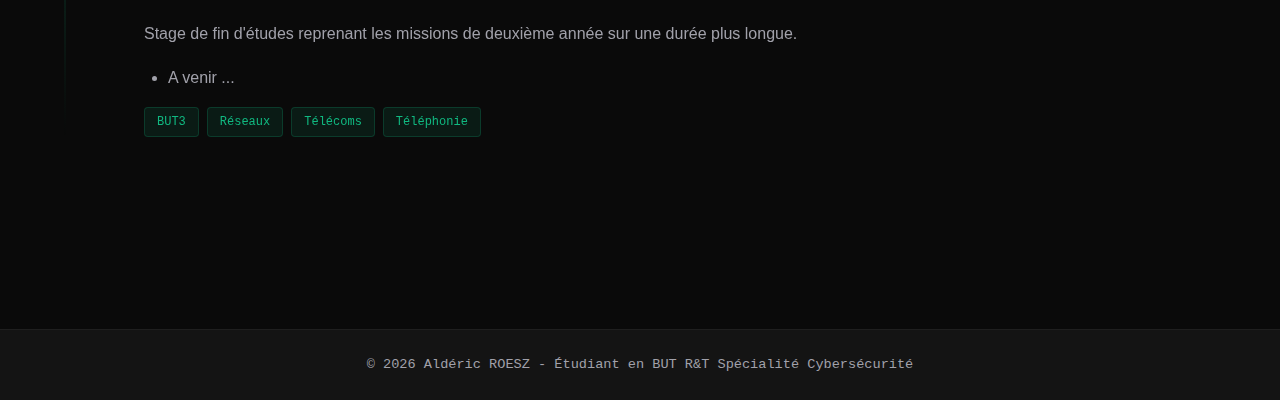
<file: Expériences.html>
<!DOCTYPE html>
<html lang="fr">
<head>
    <meta charset="UTF-8">
    <meta name="viewport" content="width=device-width, initial-scale=1.0">
    <title>Expériences - Portfolio Aldéric ROESZ</title>
    <link rel="stylesheet" href="style.css">
</head>
<body>
    <canvas id="particles-canvas"></canvas>
    
    <nav class="nav-main">
        <div class="nav-container">
            <ul class="nav-list">
                <li><a href="index.html" class="nav-link">Accueil</a></li>
                <li><a href="BUT_R_T.html" class="nav-link">BUT</a></li>
                <li><a href="CTF.html" class="nav-link">CTF</a></li>
                <li><a href="Expériences.html" class="nav-link active">Expériences</a></li>
                <li><a href="Autre.html" class="nav-link">Autres</a></li>
            </ul>
        </div>
    </nav>

    <main class="content-page">
        <div class="section">
            <div class="page-header">
                <h1 class="page-title">Expériences professionnelles</h1>
                <p class="page-subtitle">Parcours technique et réalisations en entreprise</p>
            </div>

            <div class="timeline">

                <div class="timeline-item">
                    <div class="timeline-date">2019</div>
                    <h3 class="timeline-title">Stage de découverte informatique</h3>
                    <div class="timeline-company">WÜRTH • Erstein</div>
                    <div class="timeline-description">
                        <p>Observation des métiers de la programmation, du web design et de la maintenance technique en milieu industriel.</p>
                        <div class="card-tags" style="margin-top: 1rem;">
                            <span class="tag">Découverte</span>
                            <span class="tag">IT</span>
                        </div>
                    </div>
                </div>

                <div class="timeline-item">
                    <div class="timeline-date">Avril 2024 - Juin 2024</div>
                    <h3 class="timeline-title">Stage 2ème année Réseaux, Télécoms & Domotique</h3>
                    <div class="timeline-company">Alsace Informatique Réseaux et Télécoms (AIRT) • Gerstheim</div>
                    <div class="timeline-description">
                        <p>Stage de 8 semaines avec de nombreux déplacements en clientèle pour des installations d'équipements réseaux / télécommunications.</p>
                        <ul>
                            <li>Mise en place d'équipements réseaux et installation de serveurs pour des entreprises tiers.</li>
                            <li>Installation et programmation complète de systèmes domotiques Loxone (LEDs, interrupteurs, serrures à code, automates).</li>
                            <li>Installation et configuration de systèmes de vidéosurveillance HikVision.</li>
                            <li>Réparation et résolution de divers problèmes réseaux, informatiques et domotiques.</li>
                            <li>Gestion de la relation client et prise d'appels téléphoniques.</li>
                        </ul>
                        <div class="card-tags" style="margin-top: 1rem;">
                            <span class="tag">Réseaux</span>
                            <span class="tag">Loxone</span>
                            <span class="tag">Domotique</span>
                            <span class="tag">HikVision</span>
                        </div>
                    </div>
                </div>

                <div class="timeline-item">
                    <div class="timeline-date">Août 2025</div>
                    <h3 class="timeline-title">Technicien Réseaux (CDD)</h3>
                    <div class="timeline-company">Alsace Informatique Réseaux et Télécoms (AIRT) • Gerstheim</div>
                    <div class="timeline-description">
                        <p>Mise en place de solutions de téléphonie IP (ToIP) et maintenance d'infrastructures.</p>
                        <ul>
                            <li>Installation, paramétrage et déploiement de la solution de téléphonie 3CX.</li>
                            <li>Configuration de comptes & mises à jours.</li>
                        </ul>
                        <div class="card-tags" style="margin-top: 1rem;">
                            <span class="tag">3CX</span>
                            <span class="tag">Réseaux</span>
                            <span class="tag">Téléphonie</span>
                        </div>
                    </div>
                </div>

                <div class="timeline-item">
                    <div class="timeline-date">2026 - En cours</div>
                    <h3 class="timeline-title">Stage 3ème année Réseaux et Télécoms & Domotique</h3>
                    <div class="timeline-company">Alsace Informatique Réseaux et Télécoms (AIRT) • Gerstheim</div>
                    <div class="timeline-description">
                        <p>Stage de fin d'études reprenant les missions de deuxième année sur une durée plus longue.</p>
                        <ul>
                            <li>A venir ... </li>
                            
                        </ul>
                        <div class="card-tags" style="margin-top: 1rem;">
                            <span class="tag">BUT3</span>
                            <span class="tag">Réseaux</span>
                            <span class="tag">Télécoms</span>
                            <span class="tag">Téléphonie</span>
                        </div>
                    </div>
                </div>

            </div>
        </div>
    </main>

    <footer class="footer">
        <div class="footer-content">
            <p>&copy; 2026 Aldéric ROESZ - Étudiant en BUT R&T Spécialité Cybersécurité</p>
        </div>
    </footer>

    <script src="script.js"></script>
</body>
</html>
</file>
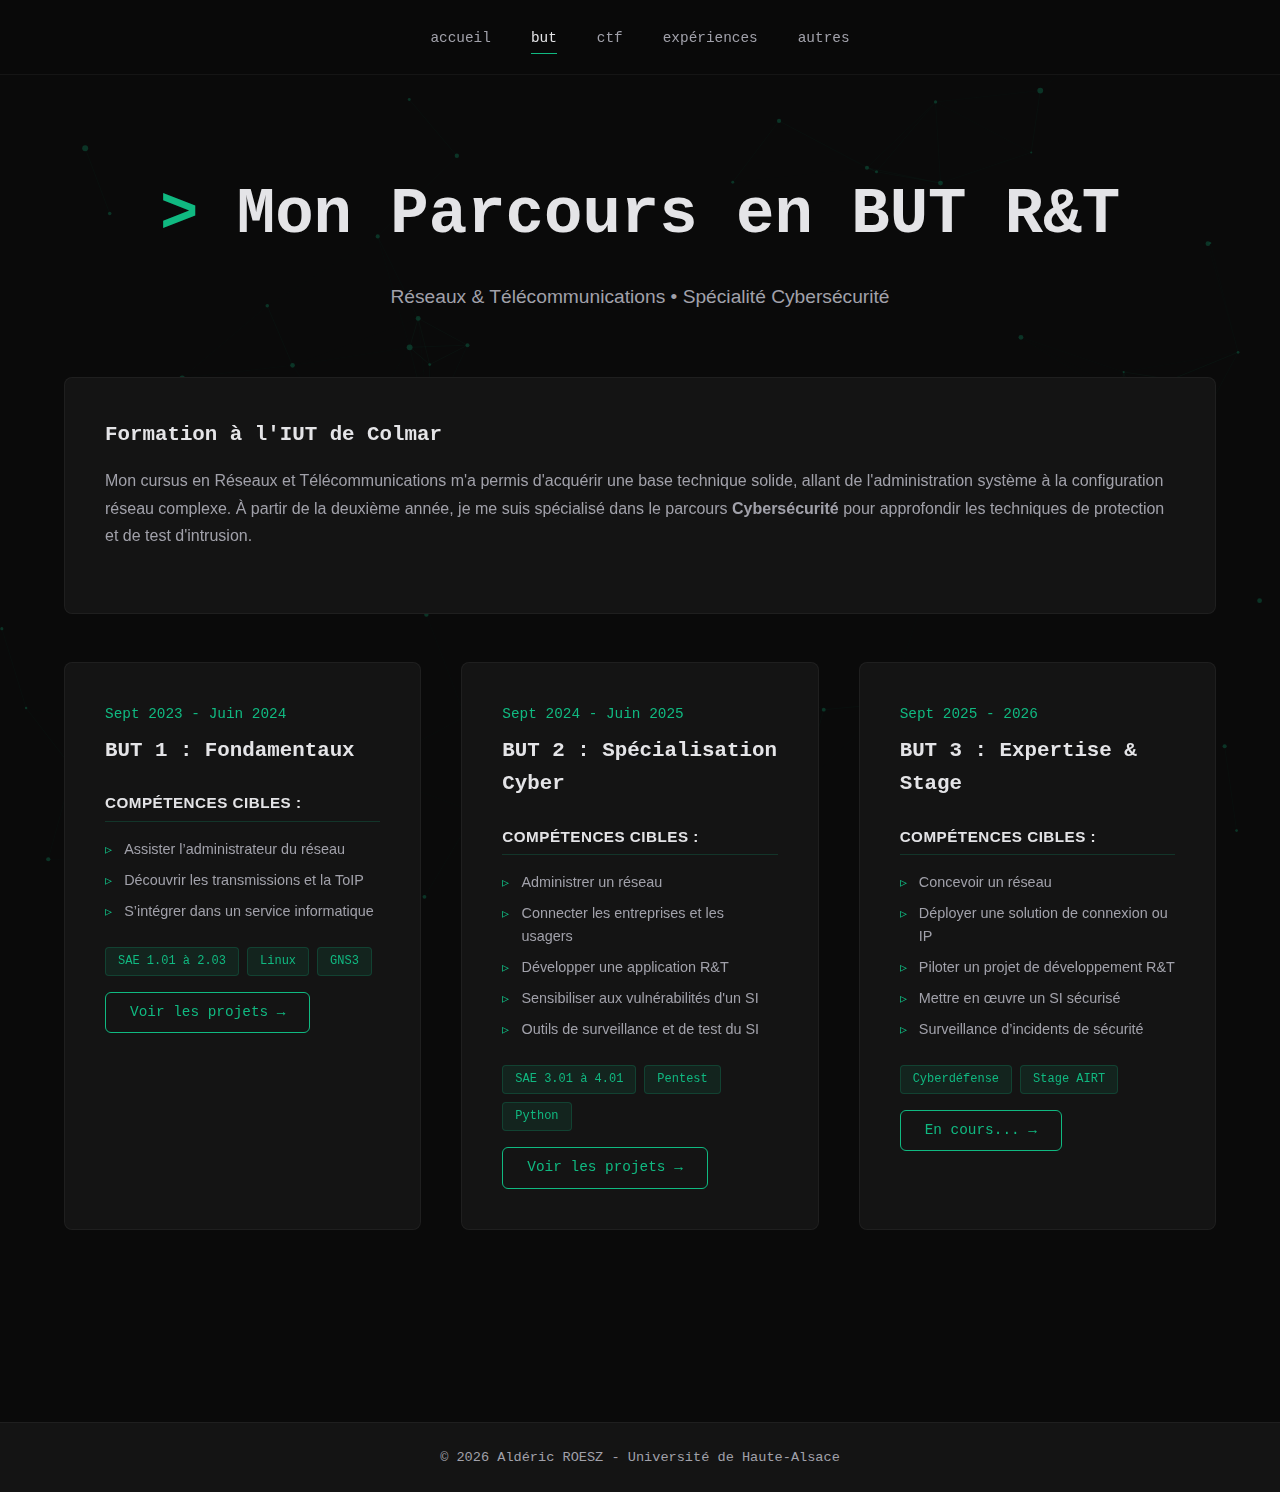
<file: projet portfolio/BUT_R_T.html>
<!DOCTYPE html>
<html lang="fr">
<head>
    <meta charset="UTF-8">
    <meta name="viewport" content="width=device-width, initial-scale=1.0">
    <title>Parcours BUT R&T - Portfolio Aldéric ROESZ</title>
    <link rel="stylesheet" href="style.css">
    <style>
        .competence-list {
            margin-top: 1rem;
            padding-left: 1.2rem;
            list-style-type: none;
        }
        .competence-list li {
            position: relative;
            margin-bottom: 0.5rem;
            font-size: 0.9rem;
            color: var(--color-text-secondary);
        }
        .competence-list li::before {
            content: "▹";
            position: absolute;
            left: -1.2rem;
            color: var(--color-accent);
        }
        .competence-title {
            font-weight: bold;
            color: var(--color-text-primary);
            display: block;
            margin-top: 1.5rem;
            font-size: 0.95rem;
            text-transform: uppercase;
            letter-spacing: 0.5px;
            border-bottom: 1px solid rgba(16, 185, 129, 0.2);
            padding-bottom: 5px;
            margin-bottom: 10px;
        }
    </style>
</head>
<body>
    <canvas id="particles-canvas"></canvas>
    
    <nav class="nav-main">
        <div class="nav-container">
            <ul class="nav-list">
                <li><a href="index.html" class="nav-link">Accueil</a></li>
                <li><a href="BUT_R_T.html" class="nav-link active">BUT</a></li>
                <li><a href="CTF.html" class="nav-link">CTF</a></li>
                <li><a href="Expériences.html" class="nav-link">Expériences</a></li>
                <li><a href="Autre.html" class="nav-link">Autres</a></li>
            </ul>
        </div>
    </nav>

    <main class="content-page">
        <div class="section">
            <div class="page-header">
                <h1 class="page-title">Mon Parcours en BUT R&T</h1>
                <p class="page-subtitle">Réseaux & Télécommunications • Spécialité Cybersécurité</p>
            </div>

            <div class="card" style="margin-bottom: 3rem;">
                <h2 class="card-title">Formation à l'IUT de Colmar</h2>
                <p class="card-description">
                    Mon cursus en Réseaux et Télécommunications m'a permis d'acquérir une base technique solide, allant de l'administration système à la configuration réseau complexe. À partir de la deuxième année, je me suis spécialisé dans le parcours <strong>Cybersécurité</strong> pour approfondir les techniques de protection et de test d'intrusion.
                </p>
            </div>

            <div class="grid-2-cols" style="grid-template-columns: repeat(auto-fit, minmax(350px, 1fr));">
                
                <div class="card">
                    <div class="timeline-date">Sept 2023 - Juin 2024</div>
                    <h3 class="card-title">BUT 1 : Fondamentaux</h3>
                    
                    <span class="competence-title">Compétences cibles :</span>
                    <ul class="competence-list">
                        <li>Assister l’administrateur du réseau</li>
                        <li>Découvrir les transmissions et la ToIP</li>
                        <li>S’intégrer dans un service informatique</li>
                    </ul>

                    <div class="card-tags" style="margin-top: 1.5rem;">
                        <span class="tag">SAE 1.01 à 2.03</span>
                        <span class="tag">Linux</span>
                        <span class="tag">GNS3</span>
                    </div>
                    <a href="BUT1.html" class="view-profile-btn" style="display: inline-block; margin-top: 1rem;">Voir les projets →</a>
                </div>

                <div class="card">
                    <div class="timeline-date">Sept 2024 - Juin 2025</div>
                    <h3 class="card-title">BUT 2 : Spécialisation Cyber</h3>
                    
                    <span class="competence-title">Compétences cibles :</span>
                    <ul class="competence-list">
                        <li>Administrer un réseau</li>
                        <li>Connecter les entreprises et les usagers</li>
                        <li>Développer une application R&T</li>
                        <li>Sensibiliser aux vulnérabilités d'un SI</li>
                        <li>Outils de surveillance et de test du SI</li>
                    </ul>

                    <div class="card-tags" style="margin-top: 1.5rem;">
                        <span class="tag">SAE 3.01 à 4.01</span>
                        <span class="tag">Pentest</span>
                        <span class="tag">Python</span>
                    </div>
                    <a href="BUT2.html" class="view-profile-btn" style="display: inline-block; margin-top: 1rem;">Voir les projets →</a>
                </div>

                <div class="card">
                    <div class="timeline-date">Sept 2025 - 2026</div>
                    <h3 class="card-title">BUT 3 : Expertise & Stage</h3>
                    
                    <span class="competence-title">Compétences cibles :</span>
                    <ul class="competence-list">
                        <li>Concevoir un réseau</li>
                        <li>Déployer une solution de connexion ou IP</li>
                        <li>Piloter un projet de développement R&T</li>
                        <li>Mettre en œuvre un SI sécurisé</li>
                        <li>Surveillance d’incidents de sécurité</li>
                    </ul>

                    <div class="card-tags" style="margin-top: 1.5rem;">
                        <span class="tag">Cyberdéfense</span>
                        <span class="tag">Stage AIRT</span>
                    </div>
                    <a href="BUT3.html" class="view-profile-btn" style="display: inline-block; margin-top: 1rem;">En cours... →</a>
                </div>

            </div>
        </div>
    </main>

    <footer class="footer">
        <div class="footer-content">
            <p>&copy; 2026 Aldéric ROESZ - Université de Haute-Alsace</p>
        </div>
    </footer>

    <script src="script.js"></script>
</body>
</html>
</file>
<file: style.css>
/* ===================================
   RESET & BASE STYLES
   =================================== */

* {
    margin: 0;
    padding: 0;
    box-sizing: border-box;
}

:root {
    /* Palette de couleurs */
    --color-bg-primary: #0a0a0a;
    --color-bg-secondary: #141414;
    --color-text-primary: #e4e4e7;
    --color-text-secondary: #a1a1aa;
    --color-accent: #10b981;
    --color-accent-hover: #059669;
    
    /* Typographie */
    --font-mono: 'JetBrains Mono', 'Fira Code', 'Courier New', monospace;
    --font-sans: -apple-system, BlinkMacSystemFont, 'Segoe UI', 'Roboto', 'Oxygen', sans-serif;
    
    /* Espacements */
    --spacing-xs: 0.5rem;
    --spacing-sm: 1rem;
    --spacing-md: 1.5rem;
    --spacing-lg: 2.5rem;
    --spacing-xl: 4rem;
    
    /* Transitions */
    --transition-fast: 150ms ease;
    --transition-normal: 300ms ease;
}

html {
    scroll-behavior: smooth;
}

body {
    font-family: var(--font-sans);
    background-color: var(--color-bg-primary);
    color: var(--color-text-primary);
    line-height: 1.6;
    min-height: 100vh;
    display: flex;
    flex-direction: column;
    animation: fadeIn 0.8s ease;
    position: relative;
    overflow-x: hidden;
}

/* Canvas pour l'animation de fond */
#particles-canvas {
    position: fixed;
    top: 0;
    left: 0;
    width: 100%;
    height: 100%;
    z-index: 0;
    opacity: 0.4;
}

/* S'assurer que le contenu est au-dessus du canvas */
.nav-main,
.hero-section,
.footer {
    position: relative;
    z-index: 1;
}

@keyframes fadeIn {
    from {
        opacity: 0;
    }
    to {
        opacity: 1;
    }
}

/* ===================================
   NAVIGATION
   =================================== */

.nav-main {
    position: fixed;
    top: 0;
    left: 0;
    right: 0;
    background-color: rgba(10, 10, 10, 0.95);
    backdrop-filter: blur(10px);
    border-bottom: 1px solid rgba(255, 255, 255, 0.05);
    z-index: 1000;
    animation: slideDown 0.5s ease;
}

@keyframes slideDown {
    from {
        transform: translateY(-100%);
        opacity: 0;
    }
    to {
        transform: translateY(0);
        opacity: 1;
    }
}

.nav-container {
    max-width: 1200px;
    margin: 0 auto;
    padding: 0 var(--spacing-md);
}

.nav-list {
    display: flex;
    justify-content: center;
    align-items: center;
    gap: var(--spacing-lg);
    list-style: none;
    padding: var(--spacing-md) 0;
}

.nav-link {
    font-family: var(--font-mono);
    font-size: 0.9rem;
    color: var(--color-text-secondary);
    text-decoration: none;
    text-transform: lowercase;
    position: relative;
    padding: var(--spacing-xs) 0;
    transition: color var(--transition-normal);
}

.nav-link::after {
    content: '';
    position: absolute;
    bottom: 0;
    left: 0;
    width: 0;
    height: 1px;
    background-color: var(--color-accent);
    transition: width var(--transition-normal);
}

.nav-link:hover,
.nav-link.active {
    color: var(--color-text-primary);
}

.nav-link:hover::after,
.nav-link.active::after {
    width: 100%;
}

/* ===================================
   HERO SECTION
   =================================== */

.hero-section {
    flex: 1;
    display: flex;
    align-items: center;
    justify-content: center;
    padding: 0 var(--spacing-md);
    margin-top: 80px;
}

.hero-container {
    text-align: center;
    max-width: 800px;
    animation: fadeInUp 1s ease 0.2s backwards;
}

@keyframes fadeInUp {
    from {
        opacity: 0;
        transform: translateY(30px);
    }
    to {
        opacity: 1;
        transform: translateY(0);
    }
}

.logo-wrapper {
    margin-bottom: var(--spacing-sm);
}

.hero-logo {
    width: 150px;
    height: 150px;
    transition: transform var(--transition-normal);
    filter: drop-shadow(0 0 30px rgba(16, 185, 129, 0.3));
}

.hero-logo:hover {
    transform: scale(1.05);
    filter: drop-shadow(0 0 40px rgba(16, 185, 129, 0.5));
}

.hero-title {
    font-family: var(--font-mono);
    font-size: clamp(2rem, 5vw, 3.5rem);
    font-weight: 600;
    color: var(--color-text-primary);
    margin-bottom: var(--spacing-sm);
    letter-spacing: -0.02em;
}

.hero-description {
    font-family: var(--font-sans);
    font-size: clamp(0.95rem, 2vw, 1.1rem);
    color: var(--color-text-secondary);
    max-width: 600px;
    margin: 0 auto;
    line-height: 1.8;
}

.hero-description::before {
    content: '> ';
    color: var(--color-accent);
    font-family: var(--font-mono);
}

/* ===================================
   FOOTER
   =================================== */

.footer {
    padding: var(--spacing-md) var(--spacing-md);
    border-top: 1px solid rgba(255, 255, 255, 0.05);
    background-color: var(--color-bg-secondary);
}

.footer-content {
    max-width: 1200px;
    margin: 0 auto;
    text-align: center;
}

.footer-content p {
    font-family: var(--font-mono);
    font-size: 0.85rem;
    color: var(--color-text-secondary);
}

/* ===================================
   UTILITIES & REUSABLES
   =================================== */

.section {
    padding: var(--spacing-xl) var(--spacing-md);
    max-width: 1200px;
    margin: 0 auto;
}

.section-title {
    font-family: var(--font-mono);
    font-size: clamp(1.5rem, 3vw, 2rem);
    color: var(--color-text-primary);
    margin-bottom: var(--spacing-lg);
    position: relative;
    display: inline-block;
}

.section-title::before {
    content: '# ';
    color: var(--color-accent);
}

/* ===================================
   CONTENT PAGES STYLES
   =================================== */

.content-page {
    flex: 1;
    padding-top: 100px;
    padding-bottom: var(--spacing-xl);
}

.page-header {
    text-align: center;
    margin-bottom: var(--spacing-xl);
    animation: fadeInUp 0.8s ease;
}

.page-title {
    font-family: var(--font-mono);
    font-size: clamp(2.5rem, 6vw, 4rem);
    color: var(--color-text-primary);
    margin-bottom: var(--spacing-sm);
    font-weight: 700;
}

.page-title::before {
    content: '> ';
    color: var(--color-accent);
}

.page-subtitle {
    font-size: clamp(1rem, 2vw, 1.2rem);
    color: var(--color-text-secondary);
    max-width: 700px;
    margin: 0 auto;
}

/* Grid pour compétences et projets */
.grid-2-cols {
    display: grid;
    grid-template-columns: repeat(auto-fit, minmax(300px, 1fr));
    gap: var(--spacing-lg);
    margin-bottom: var(--spacing-xl);
}

/* Card style */
.card {
    background-color: var(--color-bg-secondary);
    border: 1px solid rgba(255, 255, 255, 0.05);
    border-radius: 8px;
    padding: var(--spacing-lg);
    transition: all var(--transition-normal);
    position: relative;
    overflow: hidden;
}

.card::before {
    content: '';
    position: absolute;
    top: 0;
    left: 0;
    width: 100%;
    height: 2px;
    background: linear-gradient(90deg, var(--color-accent), transparent);
    transform: scaleX(0);
    transform-origin: left;
    transition: transform var(--transition-normal);
}

.card:hover {
    border-color: rgba(16, 185, 129, 0.2);
    transform: translateY(-4px);
}

.card:hover::before {
    transform: scaleX(1);
}

.card-title {
    font-family: var(--font-mono);
    font-size: 1.3rem;
    color: var(--color-text-primary);
    margin-bottom: var(--spacing-sm);
}

.card-description {
    color: var(--color-text-secondary);
    line-height: 1.7;
    margin-bottom: var(--spacing-md);
}

.card-tags {
    display: flex;
    flex-wrap: wrap;
    gap: var(--spacing-xs);
}

.tag {
    font-family: var(--font-mono);
    font-size: 0.75rem;
    background-color: rgba(16, 185, 129, 0.1);
    color: var(--color-accent);
    padding: 0.25rem 0.75rem;
    border-radius: 4px;
    border: 1px solid rgba(16, 185, 129, 0.2);
}

/* Liste de compétences */
.skills-list {
    display: grid;
    grid-template-columns: repeat(auto-fill, minmax(250px, 1fr));
    gap: var(--spacing-md);
    list-style: none;
}

.skill-item {
    background-color: var(--color-bg-secondary);
    padding: var(--spacing-md);
    border-radius: 6px;
    border-left: 3px solid var(--color-accent);
    transition: all var(--transition-normal);
}

.skill-item:hover {
    background-color: rgba(16, 185, 129, 0.05);
    transform: translateX(5px);
}

.skill-name {
    font-family: var(--font-mono);
    font-size: 1.1rem;
    color: var(--color-text-primary);
    margin-bottom: 0.25rem;
}

.skill-level {
    font-size: 0.85rem;
    color: var(--color-text-secondary);
}

/* Timeline pour expériences */
.timeline {
    position: relative;
    padding-left: var(--spacing-lg);
}

.timeline::before {
    content: '';
    position: absolute;
    left: 0;
    top: 0;
    bottom: 0;
    width: 2px;
    background: linear-gradient(180deg, var(--color-accent), transparent);
}

.timeline-item {
    position: relative;
    margin-bottom: var(--spacing-xl);
    padding-left: var(--spacing-lg);
}

.timeline-item::before {
    content: '';
    position: absolute;
    left: -30px;
    top: 0;
    width: 12px;
    height: 12px;
    border-radius: 50%;
    background-color: var(--color-accent);
    border: 3px solid var(--color-bg-primary);
    box-shadow: 0 0 0 3px rgba(16, 185, 129, 0.2);
}

.timeline-date {
    font-family: var(--font-mono);
    font-size: 0.9rem;
    color: var(--color-accent);
    margin-bottom: var(--spacing-xs);
}

.timeline-title {
    font-size: 1.4rem;
    color: var(--color-text-primary);
    margin-bottom: var(--spacing-xs);
}

.timeline-company {
    font-family: var(--font-mono);
    color: var(--color-text-secondary);
    margin-bottom: var(--spacing-sm);
}

.timeline-description {
    color: var(--color-text-secondary);
    line-height: 1.7;
}

.timeline-description ul {
    margin-top: var(--spacing-sm);
    padding-left: var(--spacing-md);
}

.timeline-description li {
    margin-bottom: var(--spacing-xs);
}

/* CTF Grid */
.ctf-grid {
    display: grid;
    grid-template-columns: repeat(auto-fill, minmax(280px, 1fr));
    gap: var(--spacing-md);
}

.ctf-card {
    background-color: var(--color-bg-secondary);
    border: 1px solid rgba(255, 255, 255, 0.05);
    border-radius: 8px;
    padding: var(--spacing-md);
    transition: all var(--transition-normal);
}

.ctf-card:hover {
    border-color: var(--color-accent);
    transform: translateY(-2px);
}

.ctf-platform {
    font-family: var(--font-mono);
    font-size: 0.85rem;
    color: var(--color-accent);
    margin-bottom: var(--spacing-xs);
}

.ctf-name {
    font-size: 1.1rem;
    color: var(--color-text-primary);
    margin-bottom: var(--spacing-xs);
}

.ctf-rank {
    font-size: 0.9rem;
    color: var(--color-text-secondary);
}

/* ===================================
   NOUVEAU DESIGN CTF PAGE
   =================================== */

.platform-section {
    background-color: var(--color-bg-secondary);
    border: 1px solid rgba(255, 255, 255, 0.05);
    border-radius: 12px;
    padding: var(--spacing-lg);
    margin-bottom: var(--spacing-xl);
    animation: fadeInUp 0.6s ease;
}

.platform-header {
    display: flex;
    justify-content: space-between;
    align-items: center;
    margin-bottom: var(--spacing-lg);
    padding-bottom: var(--spacing-md);
    border-bottom: 1px solid rgba(255, 255, 255, 0.05);
}

.platform-logo {
    display: flex;
    align-items: center;
    gap: var(--spacing-md);
}

.platform-logo h2 {
    font-family: var(--font-mono);
    font-size: 1.5rem;
    color: var(--color-text-primary);
    margin: 0;
}

.view-profile-btn {
    font-family: var(--font-mono);
    font-size: 0.9rem;
    color: var(--color-accent);
    text-decoration: none;
    padding: var(--spacing-xs) var(--spacing-md);
    border: 1px solid var(--color-accent);
    border-radius: 6px;
    transition: all var(--transition-normal);
}

.view-profile-btn:hover {
    background-color: var(--color-accent);
    color: var(--color-bg-primary);
    transform: translateX(5px);
}

/* Stats en ligne */
.stats-row {
    display: grid;
    grid-template-columns: repeat(auto-fit, minmax(120px, 1fr));
    gap: var(--spacing-md);
    margin-bottom: var(--spacing-lg);
}

.stat-item {
    text-align: center;
    padding: var(--spacing-md);
    background-color: rgba(16, 185, 129, 0.05);
    border: 1px solid rgba(16, 185, 129, 0.1);
    border-radius: 8px;
    transition: all var(--transition-normal);
}

.stat-item:hover {
    border-color: var(--color-accent);
    background-color: rgba(16, 185, 129, 0.1);
}

.stat-item .stat-value {
    font-family: var(--font-mono);
    font-size: 1.8rem;
    font-weight: 700;
    color: var(--color-accent);
    margin-bottom: 0.25rem;
}

.stat-item .stat-label {
    font-size: 0.8rem;
    color: var(--color-text-secondary);
    text-transform: uppercase;
    letter-spacing: 0.05em;
}

/* Modules scrollables */
.modules-section {
    margin-top: var(--spacing-lg);
}

.modules-title {
    font-family: var(--font-mono);
    font-size: 1.1rem;
    color: var(--color-text-primary);
    margin-bottom: var(--spacing-md);
}

.modules-scroll-container {
    display: flex;
    gap: var(--spacing-md);
    overflow-x: auto;
    padding: var(--spacing-md) 0;
    scroll-behavior: smooth;
    -webkit-overflow-scrolling: touch;
}

/* Style de la scrollbar */
.modules-scroll-container::-webkit-scrollbar {
    height: 8px;
}

.modules-scroll-container::-webkit-scrollbar-track {
    background: rgba(255, 255, 255, 0.05);
    border-radius: 4px;
}

.modules-scroll-container::-webkit-scrollbar-thumb {
    background: var(--color-accent);
    border-radius: 4px;
}

.modules-scroll-container::-webkit-scrollbar-thumb:hover {
    background: var(--color-accent-hover);
}

/* Carte de module */
.module-card {
    min-width: 280px;
    max-width: 280px;
    background-color: var(--color-bg-primary);
    border: 1px solid rgba(255, 255, 255, 0.05);
    border-radius: 8px;
    padding: var(--spacing-md);
    transition: all var(--transition-normal);
    flex-shrink: 0;
}

.module-card:hover {
    border-color: var(--color-accent);
    transform: translateY(-4px);
    box-shadow: 0 8px 16px rgba(16, 185, 129, 0.1);
}

.module-card-image {
    width: 100%;
    height: 140px;
    background: linear-gradient(135deg, rgba(16, 185, 129, 0.1), rgba(16, 185, 129, 0.05));
    border-radius: 6px;
    margin-bottom: var(--spacing-sm);
    display: flex;
    align-items: center;
    justify-content: center;
    font-size: 3rem;
    position: relative;
    overflow: hidden;
}

.module-card-image::before {
    content: '';
    position: absolute;
    top: 0;
    left: 0;
    right: 0;
    bottom: 0;
    background: linear-gradient(45deg, transparent 30%, rgba(16, 185, 129, 0.05) 50%, transparent 70%);
}

.module-card-title {
    font-family: var(--font-mono);
    font-size: 0.95rem;
    color: var(--color-text-primary);
    margin-bottom: var(--spacing-xs);
    line-height: 1.4;
    min-height: 2.8em;
}

.module-card-meta {
    display: flex;
    justify-content: space-between;
    align-items: center;
    margin-top: var(--spacing-sm);
}

.module-difficulty-badge {
    font-size: 0.75rem;
    padding: 0.25rem 0.5rem;
    border-radius: 4px;
    font-family: var(--font-mono);
}

.module-sections {
    font-size: 0.75rem;
    color: var(--color-text-secondary);
}

/* Autres plateformes */
.other-platforms-grid {
    display: grid;
    grid-template-columns: repeat(auto-fill, minmax(200px, 1fr));
    gap: var(--spacing-md);
}

.platform-card {
    background-color: var(--color-bg-primary);
    border: 1px solid rgba(255, 255, 255, 0.05);
    border-radius: 8px;
    padding: var(--spacing-md);
    text-align: center;
    transition: all var(--transition-normal);
}

.platform-card:hover {
    border-color: var(--color-accent);
    transform: translateY(-2px);
}

.platform-card-header {
    font-family: var(--font-mono);
    font-size: 1.1rem;
    color: var(--color-accent);
    margin-bottom: var(--spacing-xs);
}

.platform-card-info {
    font-size: 0.9rem;
    color: var(--color-text-secondary);
}

/* Platform Stats (ancien style conservé pour compatibilité) */
.platform-stats {
    display: grid;
    grid-template-columns: repeat(auto-fit, minmax(150px, 1fr));
    gap: var(--spacing-md);
    margin-bottom: var(--spacing-lg);
}

.stat-card {
    background-color: var(--color-bg-secondary);
    border: 1px solid rgba(255, 255, 255, 0.05);
    border-radius: 8px;
    padding: var(--spacing-md);
    text-align: center;
    transition: all var(--transition-normal);
}

.stat-card:hover {
    border-color: var(--color-accent);
    transform: translateY(-4px);
}

.stat-icon {
    font-size: 2rem;
    margin-bottom: var(--spacing-xs);
}

.stat-value {
    font-family: var(--font-mono);
    font-size: 1.8rem;
    font-weight: 700;
    color: var(--color-accent);
    margin-bottom: 0.25rem;
}

.stat-label {
    font-size: 0.85rem;
    color: var(--color-text-secondary);
    text-transform: uppercase;
    letter-spacing: 0.05em;
}

/* Modules Grid (ancien style) */
.modules-grid {
    display: grid;
    grid-template-columns: repeat(auto-fill, minmax(250px, 1fr));
    gap: var(--spacing-sm);
}

.module-item {
    background-color: var(--color-bg-secondary);
    border: 1px solid rgba(255, 255, 255, 0.05);
    border-radius: 6px;
    padding: var(--spacing-sm) var(--spacing-md);
    transition: all var(--transition-normal);
    display: flex;
    align-items: center;
    gap: var(--spacing-sm);
}

.module-item:hover {
    border-color: rgba(16, 185, 129, 0.3);
    background-color: rgba(16, 185, 129, 0.05);
}

.module-item::before {
    content: '✓';
    color: var(--color-accent);
    font-weight: bold;
    font-size: 1.2rem;
}

.module-name {
    font-family: var(--font-mono);
    font-size: 0.9rem;
    color: var(--color-text-primary);
}

.module-difficulty {
    margin-left: auto;
    font-size: 0.75rem;
    padding: 0.2rem 0.5rem;
    border-radius: 4px;
    background-color: rgba(255, 255, 255, 0.05);
    color: var(--color-text-secondary);
}

.loading-message {
    grid-column: 1 / -1;
    text-align: center;
    padding: var(--spacing-lg);
    color: var(--color-text-secondary);
    font-family: var(--font-mono);
}

.error-message {
    grid-column: 1 / -1;
    text-align: center;
    padding: var(--spacing-lg);
    color: #ef4444;
    font-family: var(--font-mono);
    background-color: rgba(239, 68, 68, 0.1);
    border: 1px solid rgba(239, 68, 68, 0.3);
    border-radius: 6px;
}

.platform-badge {
    display: inline-block;
    padding: var(--spacing-md) var(--spacing-lg);
    background-color: var(--color-bg-secondary);
    border: 1px solid rgba(255, 255, 255, 0.05);
    border-radius: 8px;
    text-decoration: none;
    transition: all var(--transition-normal);
}

.platform-badge:hover {
    border-color: var(--color-accent);
    transform: translateY(-2px);
}

.badge-placeholder {
    padding: var(--spacing-md);
}

/* Responsive pour les modules scrollables */
@media (max-width: 768px) {
    .module-card {
        min-width: 240px;
        max-width: 240px;
    }
    
    .platform-header {
        flex-direction: column;
        gap: var(--spacing-md);
        align-items: flex-start;
    }
    
    .view-profile-btn {
        width: 100%;
        text-align: center;
    }
}

/* ===================================
   RESPONSIVE
   =================================== */

@media (max-width: 768px) {
    :root {
        --spacing-lg: 1.5rem;
        --spacing-xl: 2.5rem;
    }
    
    .nav-list {
        gap: var(--spacing-md);
    }
    
    .nav-link {
        font-size: 0.85rem;
    }
    
    .hero-logo {
        width: 120px;
        height: 120px;
    }
    
    .hero-section {
        margin-top: 70px;
    }
}

@media (max-width: 480px) {
    .nav-list {
        gap: var(--spacing-sm);
        flex-wrap: wrap;
        justify-content: center;
    }
    
    .nav-link {
        font-size: 0.8rem;
    }
    
    .hero-logo {
        width: 100px;
        height: 100px;
    }
}

/* ===================================
   ACCESSIBILITY
   =================================== */

@media (prefers-reduced-motion: reduce) {
    *,
    *::before,
    *::after {
        animation-duration: 0.01ms !important;
        animation-iteration-count: 1 !important;
        transition-duration: 0.01ms !important;
    }
    
    html {
        scroll-behavior: auto;
    }
}

/* Focus visible pour l'accessibilité clavier */
.nav-link:focus-visible {
    outline: 2px solid var(--color-accent);
    outline-offset: 4px;
    border-radius: 2px;
}
</file>
<file: projet portfolio/style.css>
/* ===================================
   RESET & BASE STYLES
   =================================== */

* {
    margin: 0;
    padding: 0;
    box-sizing: border-box;
}

:root {
    /* Palette de couleurs */
    --color-bg-primary: #0a0a0a;
    --color-bg-secondary: #141414;
    --color-text-primary: #e4e4e7;
    --color-text-secondary: #a1a1aa;
    --color-accent: #10b981;
    --color-accent-hover: #059669;
    
    /* Typographie */
    --font-mono: 'JetBrains Mono', 'Fira Code', 'Courier New', monospace;
    --font-sans: -apple-system, BlinkMacSystemFont, 'Segoe UI', 'Roboto', 'Oxygen', sans-serif;
    
    /* Espacements */
    --spacing-xs: 0.5rem;
    --spacing-sm: 1rem;
    --spacing-md: 1.5rem;
    --spacing-lg: 2.5rem;
    --spacing-xl: 4rem;
    
    /* Transitions */
    --transition-fast: 150ms ease;
    --transition-normal: 300ms ease;
}

html {
    scroll-behavior: smooth;
}

body {
    font-family: var(--font-sans);
    background-color: var(--color-bg-primary);
    color: var(--color-text-primary);
    line-height: 1.6;
    min-height: 100vh;
    display: flex;
    flex-direction: column;
    animation: fadeIn 0.8s ease;
    position: relative;
    overflow-x: hidden;
}

/* Canvas pour l'animation de fond */
#particles-canvas {
    position: fixed;
    top: 0;
    left: 0;
    width: 100%;
    height: 100%;
    z-index: 0;
    opacity: 0.4;
}

/* S'assurer que le contenu est au-dessus du canvas */
.nav-main,
.hero-section,
.footer {
    position: relative;
    z-index: 1;
}

@keyframes fadeIn {
    from {
        opacity: 0;
    }
    to {
        opacity: 1;
    }
}

/* ===================================
   NAVIGATION
   =================================== */

.nav-main {
    position: fixed;
    top: 0;
    left: 0;
    right: 0;
    background-color: rgba(10, 10, 10, 0.95);
    backdrop-filter: blur(10px);
    border-bottom: 1px solid rgba(255, 255, 255, 0.05);
    z-index: 1000;
    animation: slideDown 0.5s ease;
}

@keyframes slideDown {
    from {
        transform: translateY(-100%);
        opacity: 0;
    }
    to {
        transform: translateY(0);
        opacity: 1;
    }
}

.nav-container {
    max-width: 1200px;
    margin: 0 auto;
    padding: 0 var(--spacing-md);
}

.nav-list {
    display: flex;
    justify-content: center;
    align-items: center;
    gap: var(--spacing-lg);
    list-style: none;
    padding: var(--spacing-md) 0;
}

.nav-link {
    font-family: var(--font-mono);
    font-size: 0.9rem;
    color: var(--color-text-secondary);
    text-decoration: none;
    text-transform: lowercase;
    position: relative;
    padding: var(--spacing-xs) 0;
    transition: color var(--transition-normal);
}

.nav-link::after {
    content: '';
    position: absolute;
    bottom: 0;
    left: 0;
    width: 0;
    height: 1px;
    background-color: var(--color-accent);
    transition: width var(--transition-normal);
}

.nav-link:hover,
.nav-link.active {
    color: var(--color-text-primary);
}

.nav-link:hover::after,
.nav-link.active::after {
    width: 100%;
}

/* ===================================
   HERO SECTION
   =================================== */

.hero-section {
    flex: 1;
    display: flex;
    align-items: center;
    justify-content: center;
    padding: 0 var(--spacing-md);
    margin-top: 80px;
}

.hero-container {
    text-align: center;
    max-width: 800px;
    animation: fadeInUp 1s ease 0.2s backwards;
}

@keyframes fadeInUp {
    from {
        opacity: 0;
        transform: translateY(30px);
    }
    to {
        opacity: 1;
        transform: translateY(0);
    }
}

.logo-wrapper {
    margin-bottom: var(--spacing-sm);
}

.hero-logo {
    width: 150px;
    height: 150px;
    transition: transform var(--transition-normal);
    filter: drop-shadow(0 0 30px rgba(16, 185, 129, 0.3));
}

.hero-logo:hover {
    transform: scale(1.05);
    filter: drop-shadow(0 0 40px rgba(16, 185, 129, 0.5));
}

.hero-title {
    font-family: var(--font-mono);
    font-size: clamp(2rem, 5vw, 3.5rem);
    font-weight: 600;
    color: var(--color-text-primary);
    margin-bottom: var(--spacing-sm);
    letter-spacing: -0.02em;
}

.hero-description {
    font-family: var(--font-sans);
    font-size: clamp(0.95rem, 2vw, 1.1rem);
    color: var(--color-text-secondary);
    max-width: 600px;
    margin: 0 auto;
    line-height: 1.8;
}

.hero-description::before {
    content: '> ';
    color: var(--color-accent);
    font-family: var(--font-mono);
}

/* ===================================
   FOOTER
   =================================== */

.footer {
    padding: var(--spacing-md) var(--spacing-md);
    border-top: 1px solid rgba(255, 255, 255, 0.05);
    background-color: var(--color-bg-secondary);
}

.footer-content {
    max-width: 1200px;
    margin: 0 auto;
    text-align: center;
}

.footer-content p {
    font-family: var(--font-mono);
    font-size: 0.85rem;
    color: var(--color-text-secondary);
}

/* ===================================
   UTILITIES & REUSABLES
   =================================== */

.section {
    padding: var(--spacing-xl) var(--spacing-md);
    max-width: 1200px;
    margin: 0 auto;
}

.section-title {
    font-family: var(--font-mono);
    font-size: clamp(1.5rem, 3vw, 2rem);
    color: var(--color-text-primary);
    margin-bottom: var(--spacing-lg);
    position: relative;
    display: inline-block;
}

.section-title::before {
    content: '# ';
    color: var(--color-accent);
}

/* ===================================
   CONTENT PAGES STYLES
   =================================== */

.content-page {
    flex: 1;
    padding-top: 100px;
    padding-bottom: var(--spacing-xl);
}

.page-header {
    text-align: center;
    margin-bottom: var(--spacing-xl);
    animation: fadeInUp 0.8s ease;
}

.page-title {
    font-family: var(--font-mono);
    font-size: clamp(2.5rem, 6vw, 4rem);
    color: var(--color-text-primary);
    margin-bottom: var(--spacing-sm);
    font-weight: 700;
}

.page-title::before {
    content: '> ';
    color: var(--color-accent);
}

.page-subtitle {
    font-size: clamp(1rem, 2vw, 1.2rem);
    color: var(--color-text-secondary);
    max-width: 700px;
    margin: 0 auto;
}

/* Grid pour compétences et projets */
.grid-2-cols {
    display: grid;
    grid-template-columns: repeat(auto-fit, minmax(300px, 1fr));
    gap: var(--spacing-lg);
    margin-bottom: var(--spacing-xl);
}

/* Card style */
.card {
    background-color: var(--color-bg-secondary);
    border: 1px solid rgba(255, 255, 255, 0.05);
    border-radius: 8px;
    padding: var(--spacing-lg);
    transition: all var(--transition-normal);
    position: relative;
    overflow: hidden;
}

.card::before {
    content: '';
    position: absolute;
    top: 0;
    left: 0;
    width: 100%;
    height: 2px;
    background: linear-gradient(90deg, var(--color-accent), transparent);
    transform: scaleX(0);
    transform-origin: left;
    transition: transform var(--transition-normal);
}

.card:hover {
    border-color: rgba(16, 185, 129, 0.2);
    transform: translateY(-4px);
}

.card:hover::before {
    transform: scaleX(1);
}

.card-title {
    font-family: var(--font-mono);
    font-size: 1.3rem;
    color: var(--color-text-primary);
    margin-bottom: var(--spacing-sm);
}

.card-description {
    color: var(--color-text-secondary);
    line-height: 1.7;
    margin-bottom: var(--spacing-md);
}

.card-tags {
    display: flex;
    flex-wrap: wrap;
    gap: var(--spacing-xs);
}

.tag {
    font-family: var(--font-mono);
    font-size: 0.75rem;
    background-color: rgba(16, 185, 129, 0.1);
    color: var(--color-accent);
    padding: 0.25rem 0.75rem;
    border-radius: 4px;
    border: 1px solid rgba(16, 185, 129, 0.2);
}

/* Liste de compétences */
.skills-list {
    display: grid;
    grid-template-columns: repeat(auto-fill, minmax(250px, 1fr));
    gap: var(--spacing-md);
    list-style: none;
}

.skill-item {
    background-color: var(--color-bg-secondary);
    padding: var(--spacing-md);
    border-radius: 6px;
    border-left: 3px solid var(--color-accent);
    transition: all var(--transition-normal);
}

.skill-item:hover {
    background-color: rgba(16, 185, 129, 0.05);
    transform: translateX(5px);
}

.skill-name {
    font-family: var(--font-mono);
    font-size: 1.1rem;
    color: var(--color-text-primary);
    margin-bottom: 0.25rem;
}

.skill-level {
    font-size: 0.85rem;
    color: var(--color-text-secondary);
}

/* Timeline pour expériences */
.timeline {
    position: relative;
    padding-left: var(--spacing-lg);
}

.timeline::before {
    content: '';
    position: absolute;
    left: 0;
    top: 0;
    bottom: 0;
    width: 2px;
    background: linear-gradient(180deg, var(--color-accent), transparent);
}

.timeline-item {
    position: relative;
    margin-bottom: var(--spacing-xl);
    padding-left: var(--spacing-lg);
}

.timeline-item::before {
    content: '';
    position: absolute;
    left: -30px;
    top: 0;
    width: 12px;
    height: 12px;
    border-radius: 50%;
    background-color: var(--color-accent);
    border: 3px solid var(--color-bg-primary);
    box-shadow: 0 0 0 3px rgba(16, 185, 129, 0.2);
}

.timeline-date {
    font-family: var(--font-mono);
    font-size: 0.9rem;
    color: var(--color-accent);
    margin-bottom: var(--spacing-xs);
}

.timeline-title {
    font-size: 1.4rem;
    color: var(--color-text-primary);
    margin-bottom: var(--spacing-xs);
}

.timeline-company {
    font-family: var(--font-mono);
    color: var(--color-text-secondary);
    margin-bottom: var(--spacing-sm);
}

.timeline-description {
    color: var(--color-text-secondary);
    line-height: 1.7;
}

.timeline-description ul {
    margin-top: var(--spacing-sm);
    padding-left: var(--spacing-md);
}

.timeline-description li {
    margin-bottom: var(--spacing-xs);
}

/* CTF Grid */
.ctf-grid {
    display: grid;
    grid-template-columns: repeat(auto-fill, minmax(280px, 1fr));
    gap: var(--spacing-md);
}

.ctf-card {
    background-color: var(--color-bg-secondary);
    border: 1px solid rgba(255, 255, 255, 0.05);
    border-radius: 8px;
    padding: var(--spacing-md);
    transition: all var(--transition-normal);
}

.ctf-card:hover {
    border-color: var(--color-accent);
    transform: translateY(-2px);
}

.ctf-platform {
    font-family: var(--font-mono);
    font-size: 0.85rem;
    color: var(--color-accent);
    margin-bottom: var(--spacing-xs);
}

.ctf-name {
    font-size: 1.1rem;
    color: var(--color-text-primary);
    margin-bottom: var(--spacing-xs);
}

.ctf-rank {
    font-size: 0.9rem;
    color: var(--color-text-secondary);
}

/* ===================================
   NOUVEAU DESIGN CTF PAGE
   =================================== */

.platform-section {
    background-color: var(--color-bg-secondary);
    border: 1px solid rgba(255, 255, 255, 0.05);
    border-radius: 12px;
    padding: var(--spacing-lg);
    margin-bottom: var(--spacing-xl);
    animation: fadeInUp 0.6s ease;
}

.platform-header {
    display: flex;
    justify-content: space-between;
    align-items: center;
    margin-bottom: var(--spacing-lg);
    padding-bottom: var(--spacing-md);
    border-bottom: 1px solid rgba(255, 255, 255, 0.05);
}

.platform-logo {
    display: flex;
    align-items: center;
    gap: var(--spacing-md);
}

.platform-logo h2 {
    font-family: var(--font-mono);
    font-size: 1.5rem;
    color: var(--color-text-primary);
    margin: 0;
}

.view-profile-btn {
    font-family: var(--font-mono);
    font-size: 0.9rem;
    color: var(--color-accent);
    text-decoration: none;
    padding: var(--spacing-xs) var(--spacing-md);
    border: 1px solid var(--color-accent);
    border-radius: 6px;
    transition: all var(--transition-normal);
}

.view-profile-btn:hover {
    background-color: var(--color-accent);
    color: var(--color-bg-primary);
    transform: translateX(5px);
}

/* Stats en ligne */
.stats-row {
    display: grid;
    grid-template-columns: repeat(auto-fit, minmax(120px, 1fr));
    gap: var(--spacing-md);
    margin-bottom: var(--spacing-lg);
}

.stat-item {
    text-align: center;
    padding: var(--spacing-md);
    background-color: rgba(16, 185, 129, 0.05);
    border: 1px solid rgba(16, 185, 129, 0.1);
    border-radius: 8px;
    transition: all var(--transition-normal);
}

.stat-item:hover {
    border-color: var(--color-accent);
    background-color: rgba(16, 185, 129, 0.1);
}

.stat-item .stat-value {
    font-family: var(--font-mono);
    font-size: 1.8rem;
    font-weight: 700;
    color: var(--color-accent);
    margin-bottom: 0.25rem;
}

.stat-item .stat-label {
    font-size: 0.8rem;
    color: var(--color-text-secondary);
    text-transform: uppercase;
    letter-spacing: 0.05em;
}

/* Modules scrollables */
.modules-section {
    margin-top: var(--spacing-lg);
}

.modules-title {
    font-family: var(--font-mono);
    font-size: 1.1rem;
    color: var(--color-text-primary);
    margin-bottom: var(--spacing-md);
}

.modules-scroll-container {
    display: flex;
    gap: var(--spacing-md);
    overflow-x: auto;
    padding: var(--spacing-md) 0;
    scroll-behavior: smooth;
    -webkit-overflow-scrolling: touch;
}

/* Style de la scrollbar */
.modules-scroll-container::-webkit-scrollbar {
    height: 8px;
}

.modules-scroll-container::-webkit-scrollbar-track {
    background: rgba(255, 255, 255, 0.05);
    border-radius: 4px;
}

.modules-scroll-container::-webkit-scrollbar-thumb {
    background: var(--color-accent);
    border-radius: 4px;
}

.modules-scroll-container::-webkit-scrollbar-thumb:hover {
    background: var(--color-accent-hover);
}

/* Carte de module */
.module-card {
    min-width: 280px;
    max-width: 280px;
    background-color: var(--color-bg-primary);
    border: 1px solid rgba(255, 255, 255, 0.05);
    border-radius: 8px;
    padding: var(--spacing-md);
    transition: all var(--transition-normal);
    flex-shrink: 0;
}

.module-card:hover {
    border-color: var(--color-accent);
    transform: translateY(-4px);
    box-shadow: 0 8px 16px rgba(16, 185, 129, 0.1);
}

.module-card-image {
    width: 100%;
    height: 140px;
    background: linear-gradient(135deg, rgba(16, 185, 129, 0.1), rgba(16, 185, 129, 0.05));
    border-radius: 6px;
    margin-bottom: var(--spacing-sm);
    display: flex;
    align-items: center;
    justify-content: center;
    font-size: 3rem;
    position: relative;
    overflow: hidden;
}

.module-card-image::before {
    content: '';
    position: absolute;
    top: 0;
    left: 0;
    right: 0;
    bottom: 0;
    background: linear-gradient(45deg, transparent 30%, rgba(16, 185, 129, 0.05) 50%, transparent 70%);
}

.module-card-title {
    font-family: var(--font-mono);
    font-size: 0.95rem;
    color: var(--color-text-primary);
    margin-bottom: var(--spacing-xs);
    line-height: 1.4;
    min-height: 2.8em;
}

.module-card-meta {
    display: flex;
    justify-content: space-between;
    align-items: center;
    margin-top: var(--spacing-sm);
}

.module-difficulty-badge {
    font-size: 0.75rem;
    padding: 0.25rem 0.5rem;
    border-radius: 4px;
    font-family: var(--font-mono);
}

.module-sections {
    font-size: 0.75rem;
    color: var(--color-text-secondary);
}

/* Autres plateformes */
.other-platforms-grid {
    display: grid;
    grid-template-columns: repeat(auto-fill, minmax(200px, 1fr));
    gap: var(--spacing-md);
}

.platform-card {
    background-color: var(--color-bg-primary);
    border: 1px solid rgba(255, 255, 255, 0.05);
    border-radius: 8px;
    padding: var(--spacing-md);
    text-align: center;
    transition: all var(--transition-normal);
}

.platform-card:hover {
    border-color: var(--color-accent);
    transform: translateY(-2px);
}

.platform-card-header {
    font-family: var(--font-mono);
    font-size: 1.1rem;
    color: var(--color-accent);
    margin-bottom: var(--spacing-xs);
}

.platform-card-info {
    font-size: 0.9rem;
    color: var(--color-text-secondary);
}

/* Platform Stats (ancien style conservé pour compatibilité) */
.platform-stats {
    display: grid;
    grid-template-columns: repeat(auto-fit, minmax(150px, 1fr));
    gap: var(--spacing-md);
    margin-bottom: var(--spacing-lg);
}

.stat-card {
    background-color: var(--color-bg-secondary);
    border: 1px solid rgba(255, 255, 255, 0.05);
    border-radius: 8px;
    padding: var(--spacing-md);
    text-align: center;
    transition: all var(--transition-normal);
}

.stat-card:hover {
    border-color: var(--color-accent);
    transform: translateY(-4px);
}

.stat-icon {
    font-size: 2rem;
    margin-bottom: var(--spacing-xs);
}

.stat-value {
    font-family: var(--font-mono);
    font-size: 1.8rem;
    font-weight: 700;
    color: var(--color-accent);
    margin-bottom: 0.25rem;
}

.stat-label {
    font-size: 0.85rem;
    color: var(--color-text-secondary);
    text-transform: uppercase;
    letter-spacing: 0.05em;
}

/* Modules Grid (ancien style) */
.modules-grid {
    display: grid;
    grid-template-columns: repeat(auto-fill, minmax(250px, 1fr));
    gap: var(--spacing-sm);
}

.module-item {
    background-color: var(--color-bg-secondary);
    border: 1px solid rgba(255, 255, 255, 0.05);
    border-radius: 6px;
    padding: var(--spacing-sm) var(--spacing-md);
    transition: all var(--transition-normal);
    display: flex;
    align-items: center;
    gap: var(--spacing-sm);
}

.module-item:hover {
    border-color: rgba(16, 185, 129, 0.3);
    background-color: rgba(16, 185, 129, 0.05);
}

.module-item::before {
    content: '✓';
    color: var(--color-accent);
    font-weight: bold;
    font-size: 1.2rem;
}

.module-name {
    font-family: var(--font-mono);
    font-size: 0.9rem;
    color: var(--color-text-primary);
}

.module-difficulty {
    margin-left: auto;
    font-size: 0.75rem;
    padding: 0.2rem 0.5rem;
    border-radius: 4px;
    background-color: rgba(255, 255, 255, 0.05);
    color: var(--color-text-secondary);
}

.loading-message {
    grid-column: 1 / -1;
    text-align: center;
    padding: var(--spacing-lg);
    color: var(--color-text-secondary);
    font-family: var(--font-mono);
}

.error-message {
    grid-column: 1 / -1;
    text-align: center;
    padding: var(--spacing-lg);
    color: #ef4444;
    font-family: var(--font-mono);
    background-color: rgba(239, 68, 68, 0.1);
    border: 1px solid rgba(239, 68, 68, 0.3);
    border-radius: 6px;
}

.platform-badge {
    display: inline-block;
    padding: var(--spacing-md) var(--spacing-lg);
    background-color: var(--color-bg-secondary);
    border: 1px solid rgba(255, 255, 255, 0.05);
    border-radius: 8px;
    text-decoration: none;
    transition: all var(--transition-normal);
}

.platform-badge:hover {
    border-color: var(--color-accent);
    transform: translateY(-2px);
}

.badge-placeholder {
    padding: var(--spacing-md);
}

/* Responsive pour les modules scrollables */
@media (max-width: 768px) {
    .module-card {
        min-width: 240px;
        max-width: 240px;
    }
    
    .platform-header {
        flex-direction: column;
        gap: var(--spacing-md);
        align-items: flex-start;
    }
    
    .view-profile-btn {
        width: 100%;
        text-align: center;
    }
}

/* ===================================
   RESPONSIVE
   =================================== */

@media (max-width: 768px) {
    :root {
        --spacing-lg: 1.5rem;
        --spacing-xl: 2.5rem;
    }
    
    .nav-list {
        gap: var(--spacing-md);
    }
    
    .nav-link {
        font-size: 0.85rem;
    }
    
    .hero-logo {
        width: 120px;
        height: 120px;
    }
    
    .hero-section {
        margin-top: 70px;
    }
}

@media (max-width: 480px) {
    .nav-list {
        gap: var(--spacing-sm);
        flex-wrap: wrap;
        justify-content: center;
    }
    
    .nav-link {
        font-size: 0.8rem;
    }
    
    .hero-logo {
        width: 100px;
        height: 100px;
    }
}

/* ===================================
   ACCESSIBILITY
   =================================== */

@media (prefers-reduced-motion: reduce) {
    *,
    *::before,
    *::after {
        animation-duration: 0.01ms !important;
        animation-iteration-count: 1 !important;
        transition-duration: 0.01ms !important;
    }
    
    html {
        scroll-behavior: auto;
    }
}

/* Focus visible pour l'accessibilité clavier */
.nav-link:focus-visible {
    outline: 2px solid var(--color-accent);
    outline-offset: 4px;
    border-radius: 2px;
}
</file>
